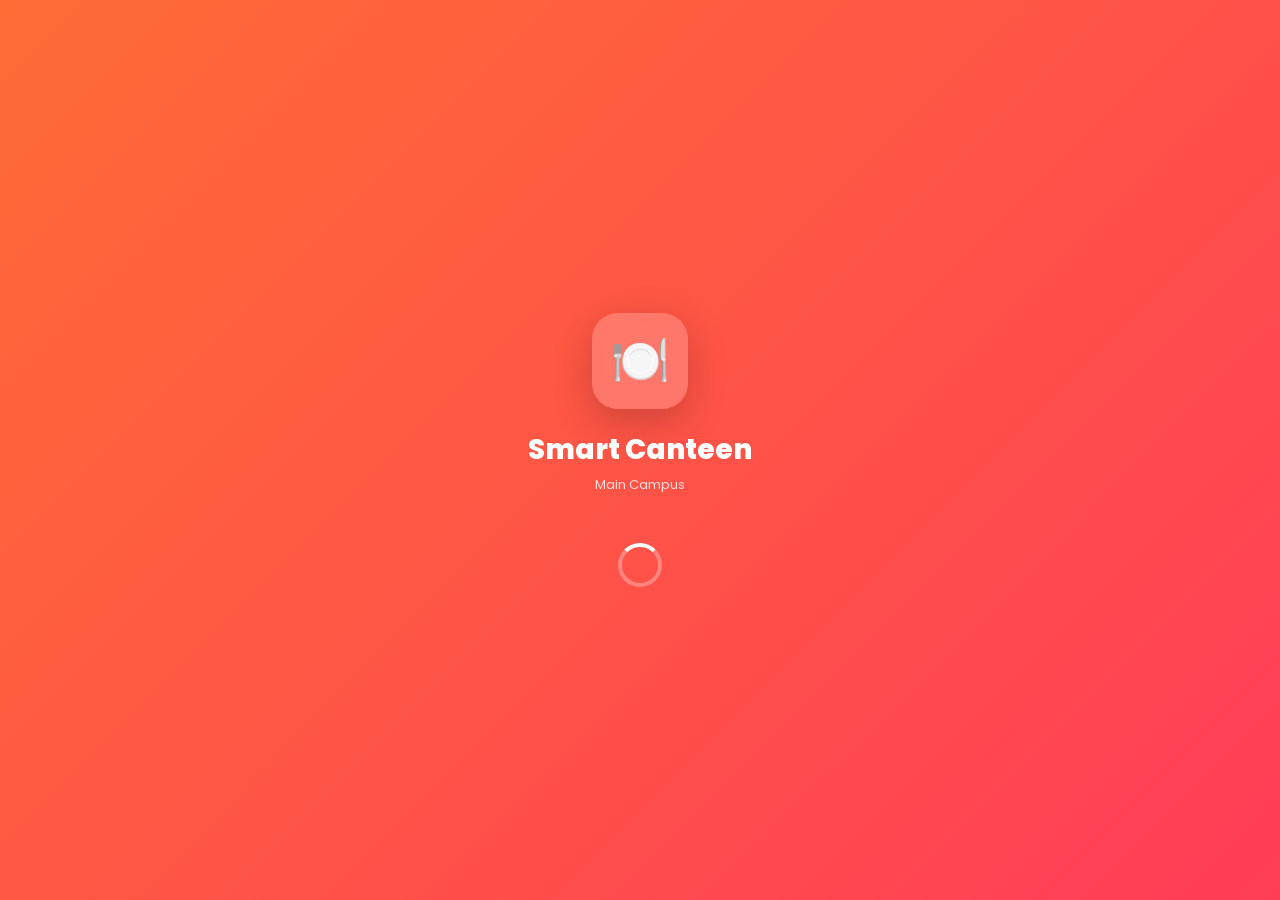
<file: frontend/index.html>
<!DOCTYPE html>
<html lang="en">
<head>
<meta charset="UTF-8"><meta name="viewport" content="width=device-width,initial-scale=1">
<title>Home – Smart Canteen</title>
<link rel="stylesheet" href="css/style.css">
<link rel="stylesheet" href="https://cdnjs.cloudflare.com/ajax/libs/font-awesome/6.4.0/css/all.min.css">
</head>
<body data-page="home">
<div id="toast-wrap"></div>

<!-- Splash (session-gated) -->
<div id="splash">
  <div class="splash-icon">🍽️</div>
  <div class="splash-title">Smart Canteen</div>
  <div class="splash-sub">Main Campus</div>
  <div class="splash-ring"></div>
</div>

<!-- NAVBAR -->
<nav class="navbar">
  <a class="nav-brand" href="index.html">
    <div class="nav-logo">🍽️</div>
    <div><div class="nav-title">Smart Canteen</div><div class="nav-subtitle">Main Campus</div></div>
  </a>
  <div class="nav-center">
    <div class="nav-search">
      <i class="fas fa-search"></i>
      <input type="text" id="search-input" placeholder="Search food items…">
    </div>
  </div>
  <div class="nav-right">
    <span id="nav-user-name" class="nav-user-name hidden-mobile"></span>
    <a class="nav-btn" href="cart.html" title="Cart">
      <i class="fas fa-shopping-cart"></i>
      <span class="nav-badge cart-badge" style="display:none">0</span>
    </a>
    <a class="nav-btn" href="profile.html" title="Profile"><i class="fas fa-user"></i></a>
    <button class="hamburger" id="hamburger" aria-label="Menu">
      <span></span><span></span><span></span>
    </button>
  </div>
</nav>

<div class="app-body">
  <!-- SIDEBAR -->
  <aside class="sidebar" id="sidebar">
    <div class="sidebar-inner">
      <div class="sidebar-group">
        <div class="sidebar-label">Menu</div>
        <div class="sidebar-item active" data-href="index.html"><i class="fas fa-home"></i> Home</div>
        <div class="sidebar-item" data-href="orders.html"><i class="fas fa-receipt"></i> My Orders</div>
        <div class="sidebar-item" data-href="cart.html"><i class="fas fa-shopping-cart"></i> Cart <span class="sidebar-badge cart-badge" style="display:none">0</span></div>
        <div class="sidebar-item" data-href="transactions.html"><i class="fas fa-history"></i> Transactions</div>
      </div>
      <div class="sidebar-group">
        <div class="sidebar-label">More</div>
        <div class="sidebar-item" data-href="reviews.html"><i class="fas fa-star"></i> Reviews</div>
        <div class="sidebar-item" data-href="contact.html"><i class="fas fa-phone"></i> Contact / Bulk Orders</div>
        <div class="sidebar-item" data-href="privacy.html"><i class="fas fa-shield-alt"></i> Privacy Policy</div>
        <div class="sidebar-item" data-href="terms.html"><i class="fas fa-file-contract"></i> Terms & Conditions</div>
      </div>
    </div>
    <div class="sidebar-footer">
      <div class="sidebar-item" data-href="profile.html"><i class="fas fa-user-circle"></i> Profile</div>
      <div class="sidebar-item" onclick="logout()"><i class="fas fa-sign-out-alt"></i> Logout</div>
    </div>
  </aside>
  <div class="sidebar-backdrop" id="sidebar-backdrop"></div>

  <!-- MAIN -->
  <main class="main-content">
    <!-- Hero -->
    <div class="hero-banner">
      <h1>What's cooking today? 🔥</h1>
      <p>Fresh, hot meals from your campus canteen delivered right to your token number</p>
      <div class="hero-chip"><i class="fas fa-clock"></i> Open now · 8 AM – 9 PM</div>
    </div>

    <!-- Category Filters -->
    <div class="filters-bar" id="filters-bar">
      <div class="filter-chip active">🍽️ All</div>
    </div>

    <!-- Menu Grid -->
    <div class="section-header">
      <div class="section-title">Today's Menu</div>
      <div class="section-count" id="item-count">(0)</div>
    </div>
    <div class="menu-grid" id="menu-grid">
      <!-- Skeleton placeholders -->
      <div style="aspect-ratio:4/3;border-radius:18px" class="skeleton"></div>
      <div style="aspect-ratio:4/3;border-radius:18px" class="skeleton"></div>
      <div style="aspect-ratio:4/3;border-radius:18px" class="skeleton"></div>
      <div style="aspect-ratio:4/3;border-radius:18px" class="skeleton"></div>
    </div>
  </main>
</div>

<!-- Item Detail Modal -->
<div class="overlay" id="item-modal">
  <div class="sheet">
    <div class="sheet-handle"></div>
    <div id="item-detail-body"></div>
  </div>
</div>

<script src="js/main.js"></script>
</body>
</html>
</file>
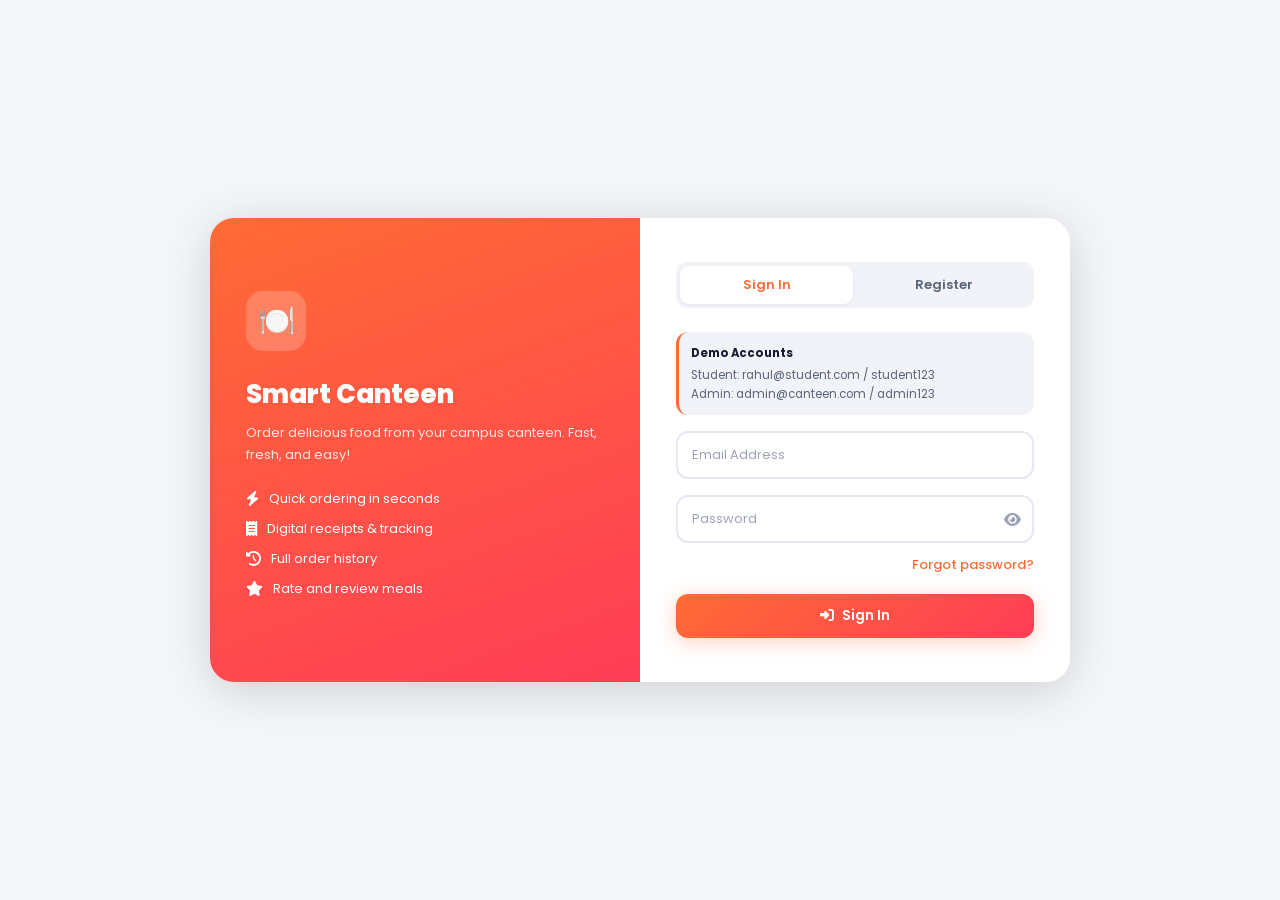
<file: frontend/admin-profile.html>
<!DOCTYPE html>
<html lang="en">
<head>
<meta charset="UTF-8"><meta name="viewport" content="width=device-width,initial-scale=1">
<title>Admin Profile – Smart Canteen</title>
<link rel="stylesheet" href="css/style.css">
<link rel="stylesheet" href="https://cdnjs.cloudflare.com/ajax/libs/font-awesome/6.4.0/css/all.min.css">
</head>
<body data-page="admin-profile">
<div id="toast-wrap"></div>

<nav class="navbar">
  <a class="nav-brand" href="admin.html">
    <div class="nav-logo" style="background:linear-gradient(135deg,#1a1a2e,#374151)"><i class="fas fa-cog" style="font-size:18px"></i></div>
    <div><div class="nav-title">Admin Panel</div><div class="nav-subtitle">Smart Canteen</div></div>
  </a>
  <div class="nav-right">
    <a class="nav-btn" href="admin.html" title="Dashboard"><i class="fas fa-chart-line"></i></a>
    <button class="hamburger" id="hamburger"><span></span><span></span><span></span></button>
  </div>
</nav>

<div class="app-body">
  <aside class="sidebar" id="sidebar">
    <div class="sidebar-inner">
      <div class="sidebar-group">
        <div class="sidebar-label">Admin</div>
        <div class="sidebar-item" data-href="admin.html"><i class="fas fa-chart-line"></i> Dashboard</div>
        <div class="sidebar-item" data-href="admin.html"><i class="fas fa-receipt"></i> Manage Orders</div>
        <div class="sidebar-item" data-href="admin.html"><i class="fas fa-utensils"></i> Manage Menu</div>
        <div class="sidebar-item" data-href="admin.html"><i class="fas fa-users"></i> Students</div>
      </div>
    </div>
    <div class="sidebar-footer">
      <div class="sidebar-item active" data-href="admin-profile.html"><i class="fas fa-user-shield"></i> My Profile</div>
      <div class="sidebar-item" onclick="logout()"><i class="fas fa-sign-out-alt"></i> Logout</div>
    </div>
  </aside>
  <div class="sidebar-backdrop" id="sidebar-backdrop"></div>

  <main class="main-content">
    <!-- Profile Hero - Admin style dark -->
    <div class="profile-hero" style="background:linear-gradient(135deg,#1a1a2e 0%,#374151 100%)">
      <div class="profile-avatar" id="admin-profile-avatar" style="background:rgba(255,107,53,.3);border-color:rgba(255,107,53,.4)">A</div>
      <div>
        <div class="profile-info-name" id="admin-profile-name">Loading…</div>
        <div class="profile-info-email" id="admin-profile-email">—</div>
        <div class="profile-info-phone" style="margin-top:4px"><i class="fas fa-phone" style="margin-right:5px;opacity:.7"></i><span id="admin-profile-phone">—</span></div>
        <span class="profile-info-role" style="background:rgba(255,107,53,.3)">Admin</span>
      </div>
      <button onclick="openModal('admin-edit-modal')" style="margin-left:auto;background:rgba(255,107,53,.2);border:1px solid rgba(255,107,53,.4);color:#fff;padding:9px 18px;border-radius:10px;cursor:pointer;font-weight:600;font-size:13px">
        <i class="fas fa-pen"></i> Edit Profile
      </button>
    </div>

    <div style="display:grid;grid-template-columns:1fr 1fr;gap:20px">
      <!-- Account Settings -->
      <div>
        <div class="profile-card">
          <div class="profile-card-title">🔐 Account Settings</div>
          <div class="profile-item" onclick="openModal('admin-edit-modal')">
            <div class="profile-item-icon" style="background:var(--primary-soft);color:var(--primary)"><i class="fas fa-user-edit"></i></div>
            <div><div class="profile-item-text">Edit Profile</div><div class="profile-item-sub">Update name, email, phone</div></div>
            <i class="fas fa-chevron-right chevron"></i>
          </div>
          <div class="profile-item" onclick="openModal('admin-forgot-modal')">
            <div class="profile-item-icon" style="background:rgba(59,130,246,.1);color:var(--info)"><i class="fas fa-key"></i></div>
            <div><div class="profile-item-text">Forgot / Reset Password</div><div class="profile-item-sub">Get a password reset token</div></div>
            <i class="fas fa-chevron-right chevron"></i>
          </div>
        </div>
        <div class="profile-card">
          <div class="profile-card-title">Preferences</div>
          <div class="profile-item" style="cursor:default">
            <div class="profile-item-icon" style="background:rgba(245,158,11,.1);color:var(--warning)"><i class="fas fa-moon"></i></div>
            <div class="profile-item-text">Dark Mode</div>
            <div id="admin-theme-toggle" class="theme-toggle" onclick="toggleTheme()"></div>
          </div>
        </div>
      </div>

      <!-- Quick Nav -->
      <div>
        <div class="profile-card">
          <div class="profile-card-title">🚀 Quick Navigation</div>
          <div class="profile-item" onclick="location.href='admin.html'">
            <div class="profile-item-icon" style="background:var(--primary-soft);color:var(--primary)"><i class="fas fa-chart-line"></i></div>
            <div><div class="profile-item-text">Dashboard</div><div class="profile-item-sub">Overview & stats</div></div>
            <i class="fas fa-chevron-right chevron"></i>
          </div>
          <div class="profile-item" onclick="location.href='admin.html'">
            <div class="profile-item-icon" style="background:rgba(34,197,94,.1);color:var(--success)"><i class="fas fa-receipt"></i></div>
            <div><div class="profile-item-text">Manage Orders</div><div class="profile-item-sub">View & update orders</div></div>
            <i class="fas fa-chevron-right chevron"></i>
          </div>
          <div class="profile-item" onclick="location.href='admin.html'">
            <div class="profile-item-icon" style="background:rgba(59,130,246,.1);color:var(--info)"><i class="fas fa-utensils"></i></div>
            <div><div class="profile-item-text">Manage Menu</div><div class="profile-item-sub">Add/edit food items</div></div>
            <i class="fas fa-chevron-right chevron"></i>
          </div>
          <div class="profile-item" onclick="location.href='admin.html'">
            <div class="profile-item-icon" style="background:rgba(139,92,246,.1);color:var(--purple)"><i class="fas fa-users"></i></div>
            <div><div class="profile-item-text">Students</div><div class="profile-item-sub">View all registered students</div></div>
            <i class="fas fa-chevron-right chevron"></i>
          </div>
        </div>

        <!-- Admin Info -->
        <div class="card">
          <div class="card-title">ℹ️ Admin Info</div>
          <div style="font-size:13px;color:var(--text-2);line-height:1.8">
            <div>🔒 Admin accounts cannot be self-registered</div>
            <div>📧 Contact IT dept to create new admin accounts</div>
            <div>🛡️ Your actions are logged for audit purposes</div>
          </div>
        </div>
      </div>
    </div>

    <!-- Logout -->
    <div class="card" style="margin-top:4px">
      <button class="btn btn-danger" onclick="if(confirm('Logout from admin panel?'))logout()">
        <i class="fas fa-sign-out-alt"></i> Logout from Admin Panel
      </button>
    </div>
  </main>
</div>

<!-- Edit Admin Profile -->
<div class="dialog-overlay" id="admin-edit-modal">
  <div class="dialog" style="max-width:500px">
    <div class="dialog-title"><i class="fas fa-user-edit" style="color:var(--primary);margin-right:8px"></i>Edit Admin Profile</div>
    <form onsubmit="saveAdminProfile(event)">
      <div class="form-group"><input type="text" id="admin-edit-name" class="form-input" placeholder=" "><label class="form-label">Full Name</label></div>
      <div class="form-group"><input type="email" id="admin-edit-email" class="form-input" placeholder=" "><label class="form-label">Email Address</label></div>
      <div class="form-group"><input type="tel" id="admin-edit-phone" class="form-input" placeholder=" "><label class="form-label">Phone Number</label></div>
      <div class="divider"></div>
      <p style="font-size:12px;color:var(--text-2);margin-bottom:14px">Leave password fields empty to keep current password</p>
      <div class="form-group"><input type="password" id="admin-current-pw" class="form-input" placeholder=" "><label class="form-label">Current Password</label></div>
      <div class="form-group"><input type="password" id="admin-new-pw" class="form-input" placeholder=" "><label class="form-label">New Password</label></div>
      <div style="display:flex;gap:10px">
        <button type="submit" class="btn btn-primary" style="flex:1">Save Changes</button>
        <button type="button" class="btn btn-ghost" onclick="closeModal('admin-edit-modal')">Cancel</button>
      </div>
    </form>
  </div>
</div>

<!-- Admin Forgot Password -->
<div class="dialog-overlay" id="admin-forgot-modal">
  <div class="dialog">
    <div class="dialog-title"><i class="fas fa-key" style="color:var(--primary);margin-right:8px"></i>Reset Admin Password</div>
    <div class="dialog-sub">Enter your admin email to generate a reset token</div>
    <form onsubmit="handleForgotPassword(event)">
      <div class="form-group"><input type="email" id="forgot-email" class="form-input" placeholder=" "><label class="form-label">Admin Email</label></div>
      <button type="submit" class="btn btn-primary" style="margin-bottom:14px">Generate Reset Token</button>
    </form>
    <div id="forgot-token-section" class="hidden">
      <div class="divider"></div>
      <p style="font-size:13px;color:var(--text-2);margin-bottom:14px">Check browser console for the token (demo mode):</p>
      <form onsubmit="handleResetPassword(event)">
        <div class="form-group"><input type="text" id="reset-token" class="form-input" placeholder=" "><label class="form-label">Reset Token</label></div>
        <div class="form-group"><input type="password" id="reset-new-pw" class="form-input" placeholder=" "><label class="form-label">New Password</label></div>
        <button type="submit" class="btn btn-primary">Reset Password</button>
      </form>
    </div>
    <button class="btn btn-ghost" style="width:100%;margin-top:10px" onclick="closeModal('admin-forgot-modal')">Cancel</button>
  </div>
</div>

<script src="js/main.js"></script>
</body>
</html>
</file>
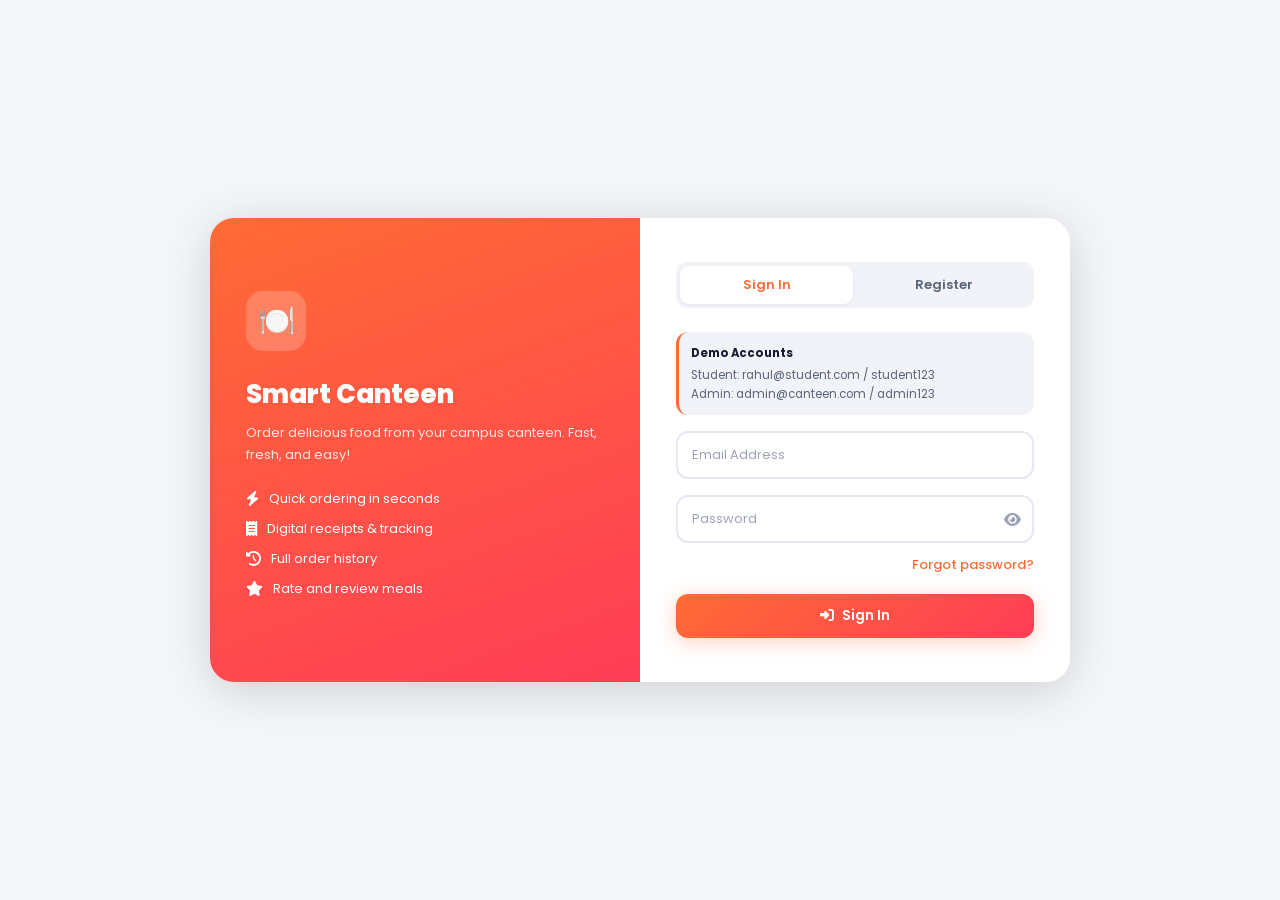
<file: frontend/admin.html>
<!DOCTYPE html>
<html lang="en">
<head>
<meta charset="UTF-8"><meta name="viewport" content="width=device-width,initial-scale=1">
<title>Admin Panel – Smart Canteen</title>
<link rel="stylesheet" href="css/style.css">
<link rel="stylesheet" href="https://cdnjs.cloudflare.com/ajax/libs/font-awesome/6.4.0/css/all.min.css">
<style>
.admin-tab-panel{animation:fadeUp .3s ease}
.toolbar{display:flex;gap:10px;align-items:center;margin-bottom:18px;flex-wrap:wrap}
.search-bar{display:flex;align-items:center;gap:8px;background:var(--surface2);border-radius:10px;padding:8px 14px;min-width:220px}
.search-bar input{border:none;background:transparent;outline:none;font-size:13px;color:var(--text);width:100%}
.search-bar i{color:var(--text-3);font-size:13px;flex-shrink:0}
.live-badge{display:inline-flex;align-items:center;gap:5px;font-size:11px;font-weight:600;color:var(--success);background:rgba(16,185,129,.1);padding:4px 10px;border-radius:20px}
.live-badge .dot{width:6px;height:6px;border-radius:50%;background:var(--success);animation:blink 1.5s infinite}
@keyframes blink{0%,100%{opacity:1}50%{opacity:.2}}
.notif-dot{display:inline-flex;align-items:center;justify-content:center;min-width:18px;height:18px;background:var(--danger);color:#fff;font-size:10px;font-weight:700;border-radius:10px;padding:0 4px;margin-left:5px}
</style>
</head>
<body data-page="admin">
<div id="toast-wrap"></div>

<nav class="navbar">
  <a class="nav-brand" href="admin.html">
    <div class="nav-logo" style="background:linear-gradient(135deg,#1a1a2e,#374151)"><i class="fas fa-cog" style="font-size:18px"></i></div>
    <div><div class="nav-title">Admin Panel</div><div class="nav-subtitle">Smart Canteen</div></div>
  </a>
  <div class="nav-right">
    <span class="live-badge"><span class="dot"></span> Live</span>
    <span id="nav-user-name" style="font-size:13px;font-weight:600;color:var(--text);margin:0 8px"></span>
    <a class="nav-btn" href="admin-profile.html" title="Profile"><i class="fas fa-user-shield"></i></a>
    <button class="hamburger" id="hamburger"><span></span><span></span><span></span></button>
  </div>
</nav>

<div class="app-body">
  <!-- Sidebar -->
  <aside class="sidebar" id="sidebar">
    <div class="sidebar-inner">
      <div class="sidebar-group">
        <div class="sidebar-label">Admin</div>
        <div class="sidebar-item active" onclick="switchAdminTab('dashboard')"><i class="fas fa-chart-line"></i> Dashboard</div>
        <div class="sidebar-item" onclick="switchAdminTab('orders')"><i class="fas fa-receipt"></i> Manage Orders</div>
        <div class="sidebar-item" onclick="switchAdminTab('menu')"><i class="fas fa-utensils"></i> Manage Menu</div>
        <div class="sidebar-item" onclick="switchAdminTab('schedule')"><i class="fas fa-calendar-week"></i> Weekly Schedule</div>
        <div class="sidebar-item" onclick="switchAdminTab('users')"><i class="fas fa-users"></i> Students</div>
        <div class="sidebar-item" onclick="switchAdminTab('reviews')"><i class="fas fa-star"></i> Reviews</div>
        <div class="sidebar-item" onclick="switchAdminTab('enquiries')"><i class="fas fa-envelope"></i> Enquiries <span class="notif-dot" id="enquiries-unread-badge" style="display:none"></span></div>
        <div class="sidebar-item" onclick="switchAdminTab('refunds')"><i class="fas fa-hand-holding-usd"></i> Refunds</div>
      </div>
    </div>
    <div class="sidebar-footer">
      <div class="sidebar-item" data-href="admin-profile.html"><i class="fas fa-user-shield"></i> My Profile</div>
      <div class="sidebar-item" onclick="logout()"><i class="fas fa-sign-out-alt"></i> Logout</div>
    </div>
  </aside>
  <div class="sidebar-backdrop" id="sidebar-backdrop"></div>

  <main class="main-content">

    <!-- ─── DASHBOARD ─── -->
    <div class="admin-tab-panel" data-panel="dashboard">
      <div class="stats-grid">
        <div class="stat-card">
          <div class="stat-icon-wrap orange"><i class="fas fa-receipt"></i></div>
          <div class="stat-num" id="stat-today-orders">—</div>
          <div class="stat-label">Total Orders</div>
          <div id="stat-sub-orders" style="font-size:11px;color:var(--success);font-weight:600;margin-top:2px"></div>
        </div>
        <div class="stat-card">
          <div class="stat-icon-wrap green"><i class="fas fa-rupee-sign"></i></div>
          <div class="stat-num" id="stat-today-sales">—</div>
          <div class="stat-label">Total Revenue</div>
          <div id="stat-sub-sales" style="font-size:11px;color:var(--success);font-weight:600;margin-top:2px"></div>
        </div>
        <div class="stat-card">
          <div class="stat-icon-wrap blue"><i class="fas fa-users"></i></div>
          <div class="stat-num" id="stat-total-users">—</div>
          <div class="stat-label">Total Students</div>
        </div>
        <div class="stat-card">
          <div class="stat-icon-wrap yellow"><i class="fas fa-clock"></i></div>
          <div class="stat-num" id="stat-pending">—</div>
          <div class="stat-label">Pending Orders</div>
        </div>
      </div>
      <div class="card" style="margin-bottom:16px">
        <div class="card-title">🏆 Most Ordered Today</div>
        <div id="top-items-wrap"><p style="color:var(--text-3);font-size:13px">Loading…</p></div>
      </div>
      <div class="card">
        <div class="card-title" style="display:flex;align-items:center;justify-content:space-between">
          <span>🕐 Recent Orders</span>
          <button class="btn btn-ghost btn-sm" onclick="renderAdminDashboard()"><i class="fas fa-sync-alt"></i> Refresh</button>
        </div>
        <div class="data-table-wrap">
          <table class="data-table">
            <thead><tr><th>Order</th><th>Student</th><th>Items</th><th>Amount</th><th>Status</th><th>Update</th><th>Receipt</th></tr></thead>
            <tbody id="dashboard-orders-body">
              <tr><td colspan="7" style="text-align:center;padding:20px"><i class="fas fa-spinner spin"></i></td></tr>
            </tbody>
          </table>
        </div>
      </div>
    </div>

    <!-- ─── ORDERS ─── -->
    <div class="admin-tab-panel hidden" data-panel="orders">
      <div class="toolbar">
        <div class="page-title" style="margin:0">All Orders</div>
        <div style="margin-left:auto;display:flex;gap:8px;flex-wrap:wrap;align-items:center">
          <select id="orders-status-filter" class="status-select" style="padding:9px 14px;font-size:13px" onchange="loadAdminOrders(this.value)">
            <option value="">All Statuses</option>
            <option value="pending">Pending</option>
            <option value="confirmed">Confirmed</option>
            <option value="preparing">Preparing</option>
            <option value="ready">Ready</option>
            <option value="completed">Completed</option>
            <option value="cancelled">Cancelled</option>
          </select>
          <button class="btn btn-ghost btn-sm" onclick="loadAdminOrders(document.getElementById('orders-status-filter').value)"><i class="fas fa-sync-alt"></i> Refresh</button>
        </div>
      </div>
      <div class="data-table-wrap">
        <table class="data-table">
          <thead><tr><th>Order #</th><th>Student</th><th>Items</th><th>Amount</th><th>Status</th><th>Update</th><th>Receipt</th></tr></thead>
          <tbody id="admin-orders-body">
            <tr><td colspan="7" style="text-align:center;padding:20px"><i class="fas fa-spinner spin"></i></td></tr>
          </tbody>
        </table>
      </div>
    </div>

    <!-- ─── MENU ─── -->
    <div class="admin-tab-panel hidden" data-panel="menu">
      <div style="display:flex;align-items:center;justify-content:space-between;margin-bottom:20px;flex-wrap:wrap;gap:10px">
        <div class="page-title" style="margin:0">Menu Items</div>
        <button class="btn btn-primary" style="width:auto;padding:10px 20px" onclick="openModal('add-item-modal')"><i class="fas fa-plus"></i> Add Item</button>
      </div>
      <div style="display:grid;grid-template-columns:repeat(auto-fill,minmax(340px,1fr));gap:14px" id="admin-menu-list">
        <div style="text-align:center;padding:20px;grid-column:1/-1"><i class="fas fa-spinner spin"></i></div>
      </div>
    </div>

    <!-- ─── WEEKLY SCHEDULE ─── -->
    <div class="admin-tab-panel hidden" data-panel="schedule">
      <div style="display:flex;align-items:center;justify-content:space-between;margin-bottom:20px;flex-wrap:wrap;gap:10px">
        <div class="page-title" style="margin:0">Weekly Menu Schedule</div>
        <div style="display:flex;gap:8px;flex-wrap:wrap">
          <select id="schedule-copy-from" class="status-select" style="width:auto">
            <option value="">Copy from day…</option>
            <option value="1">Monday</option><option value="2">Tuesday</option>
            <option value="3">Wednesday</option><option value="4">Thursday</option>
            <option value="5">Friday</option><option value="6">Saturday</option>
          </select>
          <button class="btn btn-ghost btn-sm" onclick="copyScheduleToActive()"><i class="fas fa-copy"></i> Copy to Selected Day</button>
          <button class="btn btn-primary btn-sm" onclick="saveActiveSchedule()"><i class="fas fa-save"></i> Save Schedule</button>
        </div>
      </div>

      <!-- Day Tabs -->
      <div class="schedule-day-tabs" id="schedule-day-tabs">
        <div class="sched-day-tab active" data-day-id="" data-day-name="Monday" onclick="switchScheduleDay(this)">Mon</div>
        <div class="sched-day-tab" data-day-id="" data-day-name="Tuesday" onclick="switchScheduleDay(this)">Tue</div>
        <div class="sched-day-tab" data-day-id="" data-day-name="Wednesday" onclick="switchScheduleDay(this)">Wed</div>
        <div class="sched-day-tab" data-day-id="" data-day-name="Thursday" onclick="switchScheduleDay(this)">Thu</div>
        <div class="sched-day-tab" data-day-id="" data-day-name="Friday" onclick="switchScheduleDay(this)">Fri</div>
        <div class="sched-day-tab" data-day-id="" data-day-name="Saturday" onclick="switchScheduleDay(this)">Sat</div>
        <div class="sched-day-closed">Sun — Closed</div>
      </div>

      <!-- Active Day Name -->
      <div style="display:flex;align-items:center;gap:12px;margin:16px 0 10px">
        <div id="schedule-active-day-label" style="font-size:17px;font-weight:700;color:var(--primary)">Monday</div>
        <div style="font-size:12px;color:var(--text-3)">Check items to include in this day's menu</div>
        <div style="margin-left:auto;display:flex;gap:8px">
          <button class="btn btn-ghost btn-sm" onclick="scheduleSelectAll(true)"><i class="fas fa-check-square"></i> All</button>
          <button class="btn btn-ghost btn-sm" onclick="scheduleSelectAll(false)"><i class="far fa-square"></i> None</button>
        </div>
      </div>

      <!-- Search -->
      <div class="search-bar" style="margin-bottom:12px;max-width:340px">
        <i class="fas fa-search"></i>
        <input type="text" id="schedule-search" placeholder="Search menu items…" oninput="filterScheduleItems(this.value)">
      </div>

      <!-- Items Grid -->
      <div id="schedule-items-grid" style="display:grid;grid-template-columns:repeat(auto-fill,minmax(260px,1fr));gap:10px">
        <div style="grid-column:1/-1;text-align:center;padding:20px"><i class="fas fa-spinner spin"></i></div>
      </div>

      <div style="margin-top:20px;padding:12px 16px;background:var(--surface2);border-radius:10px;font-size:12px;color:var(--text-3)">
        <i class="fas fa-info-circle" style="color:var(--info);margin-right:6px"></i>
        Checked items will appear in that day's menu for students. Items marked <strong>Unavailable</strong> will still show but be greyed out with "Unavailable" badge. Sunday is always closed.
      </div>
    </div>

    <!-- ─── STUDENTS ─── -->
    <div class="admin-tab-panel hidden" data-panel="users">
      <div class="toolbar">
        <div class="page-title" style="margin:0">Registered Students</div>
        <div style="margin-left:auto;display:flex;gap:8px;flex-wrap:wrap;align-items:center">
          <div class="search-bar">
            <i class="fas fa-search"></i>
            <input type="text" id="student-search" placeholder="Search name, email or phone…" oninput="filterStudents(this.value)">
          </div>
          <button class="btn btn-ghost btn-sm" onclick="loadAdminUsers()"><i class="fas fa-sync-alt"></i> Refresh</button>
        </div>
      </div>
      <div id="student-count" style="font-size:13px;color:var(--text-3);margin-bottom:12px"></div>
      <div class="data-table-wrap">
        <table class="data-table">
          <thead><tr><th>ID</th><th>Name</th><th>Email</th><th>Phone</th><th>Joined</th><th>Orders</th></tr></thead>
          <tbody id="admin-users-body">
            <tr><td colspan="6" style="text-align:center;padding:20px"><i class="fas fa-spinner spin"></i></td></tr>
          </tbody>
        </table>
      </div>
    </div>

    <!-- ─── REVIEWS ─── -->
    <div class="admin-tab-panel hidden" data-panel="reviews">
      <div class="toolbar">
        <div class="page-title" style="margin:0">Reviews & Feedback</div>
        <button class="btn btn-ghost btn-sm" style="margin-left:auto" onclick="loadAdminReviews()"><i class="fas fa-sync-alt"></i> Refresh</button>
      </div>
      <div class="data-table-wrap">
        <table class="data-table">
          <thead><tr><th>Student</th><th>Item</th><th>Rating</th><th>Comment</th><th>Type</th><th>Date</th></tr></thead>
          <tbody id="admin-reviews-body">
            <tr><td colspan="6" style="text-align:center;padding:20px"><i class="fas fa-spinner spin"></i></td></tr>
          </tbody>
        </table>
      </div>
    </div>

    <!-- ─── ENQUIRIES ─── -->
    <div class="admin-tab-panel hidden" data-panel="enquiries">
      <div class="toolbar">
        <div class="page-title" style="margin:0">Contact Enquiries</div>
        <button class="btn btn-ghost btn-sm" style="margin-left:auto" onclick="loadAdminEnquiries()"><i class="fas fa-sync-alt"></i> Refresh</button>
      </div>
      <div class="data-table-wrap">
        <table class="data-table">
          <thead><tr><th>Name</th><th>Email</th><th>Phone</th><th>Type</th><th>Message</th><th>Status</th></tr></thead>
          <tbody id="admin-enquiries-body">
            <tr><td colspan="6" style="text-align:center;padding:20px"><i class="fas fa-spinner spin"></i></td></tr>
          </tbody>
        </table>
      </div>
    </div>


    <!-- ─── REFUNDS ─── -->
    <div class="admin-tab-panel hidden" data-panel="refunds">
      <div class="toolbar">
        <div class="page-title" style="margin:0">Refund Requests</div>
        <button class="btn btn-ghost btn-sm" style="margin-left:auto" onclick="loadAdminRefunds()"><i class="fas fa-sync-alt"></i> Refresh</button>
      </div>
      <div class="data-table-wrap">
        <table class="data-table">
          <thead><tr><th>Order</th><th>Student</th><th>Amount</th><th>Phone</th><th>Status</th><th>OTP</th><th>Action</th></tr></thead>
          <tbody id="admin-refunds-body">
            <tr><td colspan="7" style="text-align:center;padding:20px"><i class="fas fa-spinner spin"></i></td></tr>
          </tbody>
        </table>
      </div>
    </div>

  </main>
</div>

<!-- Edit Item Modal -->
<div class="dialog-overlay" id="edit-item-modal">
  <div class="dialog" style="max-width:480px">
    <div class="dialog-title">✏️ Edit Menu Item</div>
    <form onsubmit="saveEditItem(event)">
      <div class="form-group"><input type="text" id="edit-item-name" class="form-input" placeholder=" " required><label class="form-label">Item Name</label></div>
      <div class="form-group"><input type="number" id="edit-item-price" class="form-input" placeholder=" " min="1" step="0.5" required><label class="form-label">Price (₹)</label></div>
      <div class="form-group"><textarea id="edit-item-desc" class="form-input" rows="2" placeholder="Description…" style="padding-top:12px"></textarea></div>
      <div class="form-group"><input type="url" id="edit-item-img" class="form-input" placeholder=" "><label class="form-label">Image URL</label></div>
      <div class="form-group">
        <select id="edit-item-avail" class="form-input">
          <option value="1">Available</option>
          <option value="0">Unavailable</option>
        </select>
      </div>
      <div style="display:flex;gap:10px">
        <button type="submit" class="btn btn-primary" style="flex:1">Save Changes</button>
        <button type="button" class="btn btn-ghost" onclick="closeModal('edit-item-modal')">Cancel</button>
      </div>
    </form>
  </div>
</div>

<!-- Add Item Modal -->
<div class="dialog-overlay" id="add-item-modal">
  <div class="dialog" style="max-width:480px">
    <div class="dialog-title">➕ Add Menu Item</div>
    <form onsubmit="submitAddItem(event)" id="add-item-form">
      <div class="form-group"><input type="text" id="add-name" class="form-input" placeholder=" " required><label class="form-label">Item Name *</label></div>
      <div style="display:grid;grid-template-columns:1fr 1fr;gap:12px">
        <div class="form-group"><input type="number" id="add-price" class="form-input" placeholder=" " min="1" step="0.5" required><label class="form-label">Price (₹) *</label></div>
        <div class="form-group">
          <select id="add-cat" class="form-input" required>
            <option value="">Category *</option>
            <option value="1">Veg</option>
            <option value="2">Non-Veg</option>
            <option value="3">Snacks</option>
            <option value="4">Drinks</option>
            <option value="5">Desserts</option>
          </select>
        </div>
      </div>
      <div class="form-group"><textarea id="add-desc" class="form-input" rows="2" placeholder="Description…" style="padding-top:12px"></textarea></div>
      <div class="form-group"><input type="url" id="add-img" class="form-input" placeholder=" "><label class="form-label">Image URL</label></div>
      <div style="display:flex;gap:10px">
        <button type="submit" class="btn btn-primary" style="flex:1"><i class="fas fa-plus"></i> Add Item</button>
        <button type="button" class="btn btn-ghost" onclick="closeModal('add-item-modal')">Cancel</button>
      </div>
    </form>
  </div>
</div>

<!-- Admin Receipt Modal -->
<div class="dialog-overlay" id="admin-receipt-modal">
  <div class="dialog" style="max-width:500px;overflow-y:auto;max-height:90vh">
    <div id="admin-receipt-body"></div>
  </div>
</div>

<script src="js/main.js"></script>
<script>
document.addEventListener('DOMContentLoaded', ()=>{
  document.querySelectorAll('.sidebar-item[data-href]').forEach(item => {
    item.addEventListener('click', () => { location.href = item.dataset.href; });
  });
});
</script>
</body>
</html>
</file>
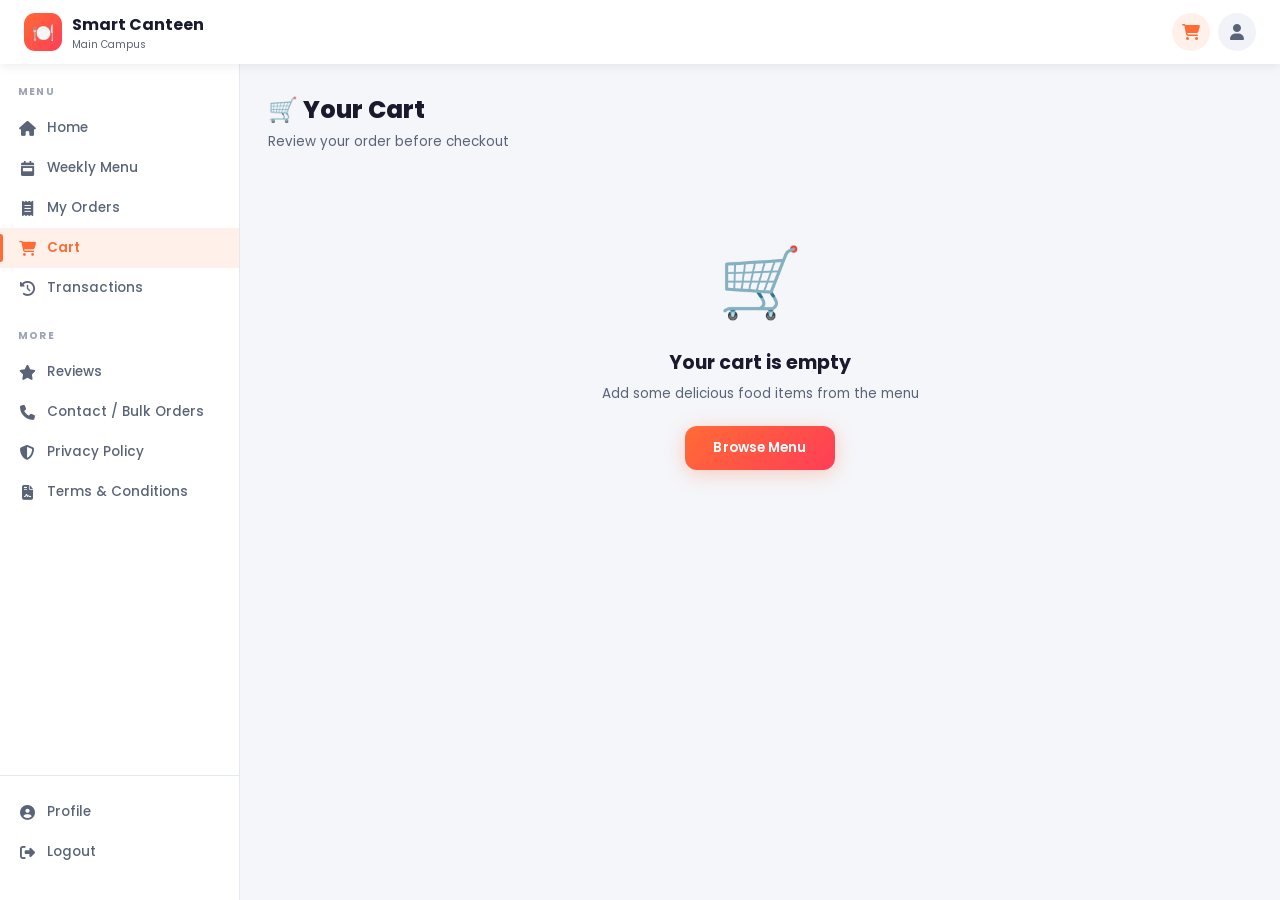
<file: frontend/cart.html>
<!DOCTYPE html>
<html lang="en">
<head>
<meta charset="UTF-8"><meta name="viewport" content="width=device-width,initial-scale=1">
<title>Cart – Smart Canteen</title>
<link rel="stylesheet" href="css/style.css">
<link rel="stylesheet" href="https://cdnjs.cloudflare.com/ajax/libs/font-awesome/6.4.0/css/all.min.css">
</head>
<body data-page="cart">
<div id="toast-wrap"></div>

<nav class="navbar">
  <a class="nav-brand" href="index.html">
    <div class="nav-logo">🍽️</div>
    <div><div class="nav-title">Smart Canteen</div><div class="nav-subtitle">Main Campus</div></div>
  </a>
  <div class="nav-center"></div>
  <div class="nav-right">
    <span id="nav-user-name" class="nav-user-name" style="font-size:13px;font-weight:600;color:var(--text)"></span>
    <a class="nav-btn" href="cart.html" title="Cart" style="background:var(--primary-soft);color:var(--primary)">
      <i class="fas fa-shopping-cart"></i>
      <span class="nav-badge cart-badge" style="display:none">0</span>
    </a>
    <a class="nav-btn" href="profile.html" title="Profile"><i class="fas fa-user"></i></a>
    <button class="hamburger" id="hamburger"><span></span><span></span><span></span></button>
  </div>
</nav>

<div class="app-body">
  <aside class="sidebar" id="sidebar">
    <div class="sidebar-inner">
      <div class="sidebar-group">
        <div class="sidebar-label">Menu</div>
        <div class="sidebar-item" data-href="index.html"><i class="fas fa-home"></i> Home</div>
        <div class="sidebar-item" data-href="weekly-menu.html"><i class="fas fa-calendar-week"></i> Weekly Menu</div>
        <div class="sidebar-item" data-href="orders.html"><i class="fas fa-receipt"></i> My Orders</div>
        <div class="sidebar-item active" data-href="cart.html"><i class="fas fa-shopping-cart"></i> Cart</div>
        <div class="sidebar-item" data-href="transactions.html"><i class="fas fa-history"></i> Transactions</div>
      </div>
      <div class="sidebar-group">
        <div class="sidebar-label">More</div>
        <div class="sidebar-item" data-href="reviews.html"><i class="fas fa-star"></i> Reviews</div>
        <div class="sidebar-item" data-href="contact.html"><i class="fas fa-phone"></i> Contact / Bulk Orders</div>
        <div class="sidebar-item" data-href="privacy.html"><i class="fas fa-shield-alt"></i> Privacy Policy</div>
        <div class="sidebar-item" data-href="terms.html"><i class="fas fa-file-contract"></i> Terms & Conditions</div>
      </div>
    </div>
    <div class="sidebar-footer">
      <div class="sidebar-item" data-href="profile.html"><i class="fas fa-user-circle"></i> Profile</div>
      <div class="sidebar-item" onclick="logout()"><i class="fas fa-sign-out-alt"></i> Logout</div>
    </div>
  </aside>
  <div class="sidebar-backdrop" id="sidebar-backdrop"></div>

  <main class="main-content">
    <div class="page-title">🛒 Your Cart</div>
    <div class="page-subtitle">Review your order before checkout</div>

    <!-- Empty state -->
    <div id="cart-empty" class="empty-state hidden">
      <div class="empty-icon">🛒</div>
      <h3>Your cart is empty</h3>
      <p>Add some delicious food items from the menu</p>
      <a href="index.html"><button class="btn btn-primary" style="width:auto;padding:12px 28px">Browse Menu</button></a>
    </div>

    <div id="cart-summary-wrap">
      <div class="cart-layout">
        <div>
          <!-- Order type -->
          <div class="card" style="margin-bottom:18px">
            <div class="card-title">Order Type</div>
            <div style="display:flex;gap:10px">
              <label style="flex:1;display:flex;align-items:center;gap:8px;padding:12px;border:2px solid var(--primary);border-radius:12px;cursor:pointer;background:var(--primary-soft);color:var(--primary);font-weight:600">
                <input type="radio" name="order-type" value="dine-in" checked style="accent-color:var(--primary)"> <i class="fas fa-utensils"></i> Dine In
              </label>
              <label style="flex:1;display:flex;align-items:center;gap:8px;padding:12px;border:2px solid var(--border);border-radius:12px;cursor:pointer;font-weight:500;color:var(--text-2)">
                <input type="radio" name="order-type" value="takeaway" style="accent-color:var(--primary)"> <i class="fas fa-bag-shopping"></i> Takeaway
              </label>
            </div>
          </div>
          <!-- Cart items -->
          <div class="cart-list" id="cart-list"></div>
        </div>
        <!-- Summary -->
        <div id="cart-summary-wrap-inner">
          <div class="cart-summary">
            <div class="summary-title">Order Summary</div>
            <div id="cart-summary"></div>
            <div class="coupon-box">
              <input type="text" class="coupon-input" placeholder="Promo code">
              <button class="coupon-apply">Apply</button>
            </div>
            <button class="checkout-btn" onclick="checkout()">
              <i class="fas fa-lock"></i> Proceed to Pay
            </button>
          </div>
        </div>
      </div>
    </div>
  </main>
</div>

<!-- Payment Modal -->
<div class="dialog-overlay" id="pay-modal">
  <div class="dialog">
    <div class="dialog-title">💳 Choose Payment</div>
    <div class="dialog-sub">Amount to pay: <strong id="pay-amount" style="color:var(--primary)">₹0</strong></div>
    <div class="pay-methods">
      <div class="pay-opt sel" data-m="upi" onclick="selectPay('upi')">
        <i class="fas fa-mobile-alt" style="color:#4CAF50"></i> UPI / PhonePe / GPay
      </div>
      <div class="pay-opt" data-m="cash" onclick="selectPay('cash')">
        <i class="fas fa-money-bill" style="color:#22C55E"></i> Cash at Counter
      </div>
    </div>
    <button id="pay-btn" class="btn btn-primary" onclick="confirmPay()">
      <i class="fas fa-lock"></i> Pay Now
    </button>
    <button class="btn btn-ghost" style="width:100%;margin-top:10px" onclick="closeModal('pay-modal')">Cancel</button>
  </div>
</div>

<script src="js/main.js"></script>
</body>
</html>
</file>
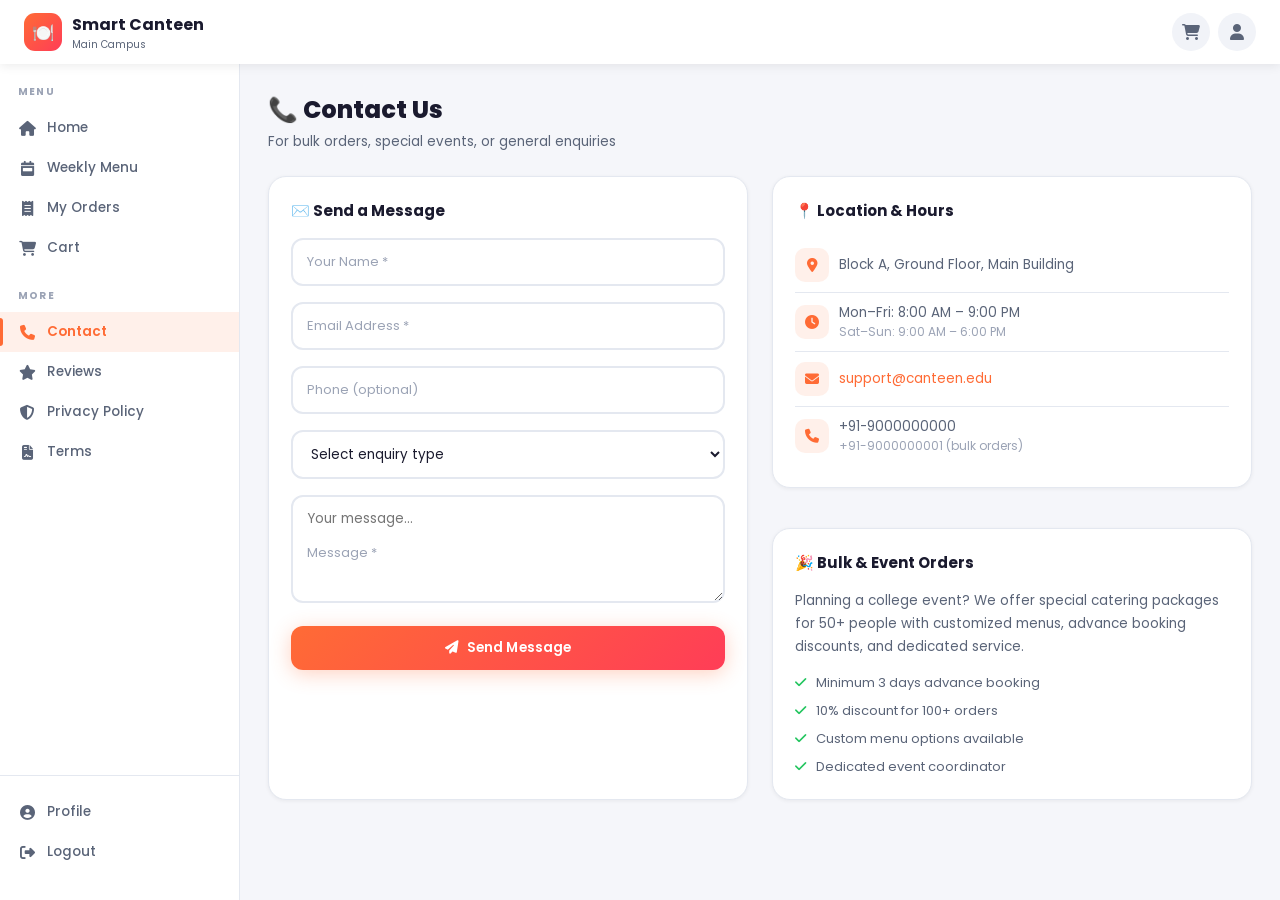
<file: frontend/contact.html>
<!DOCTYPE html>
<html lang="en">
<head>
<meta charset="UTF-8"><meta name="viewport" content="width=device-width,initial-scale=1">
<title>Contact – Smart Canteen</title>
<link rel="stylesheet" href="css/style.css">
<link rel="stylesheet" href="https://cdnjs.cloudflare.com/ajax/libs/font-awesome/6.4.0/css/all.min.css">
<style>
.contact-grid{display:grid;grid-template-columns:1fr 1fr;gap:24px}
.contact-info-row{display:flex;align-items:center;gap:10px;padding:10px 0;border-bottom:1px solid var(--border);font-size:13.5px;color:var(--text-2)}
.contact-info-row:last-child{border-bottom:none}
.contact-info-icon{width:34px;height:34px;border-radius:10px;background:var(--primary-soft);display:flex;align-items:center;justify-content:center;flex-shrink:0}
.contact-info-icon i{color:var(--primary);font-size:14px}
@media(max-width:700px){
  .contact-grid{grid-template-columns:1fr}
}
</style>
</head>
<body data-page="contact">
<div id="toast-wrap"></div>
<nav class="navbar">
  <a class="nav-brand" href="index.html">
    <div class="nav-logo">🍽️</div>
    <div><div class="nav-title">Smart Canteen</div><div class="nav-subtitle">Main Campus</div></div>
  </a>
  <div class="nav-right">
    <a class="nav-btn" href="cart.html"><i class="fas fa-shopping-cart"></i><span class="nav-badge cart-badge" style="display:none">0</span></a>
    <a class="nav-btn" href="profile.html"><i class="fas fa-user"></i></a>
    <button class="hamburger" id="hamburger"><span></span><span></span><span></span></button>
  </div>
</nav>
<div class="app-body">
  <aside class="sidebar" id="sidebar">
    <div class="sidebar-inner">
      <div class="sidebar-group">
        <div class="sidebar-label">Menu</div>
        <div class="sidebar-item" data-href="index.html"><i class="fas fa-home"></i> Home</div>
        <div class="sidebar-item" data-href="weekly-menu.html"><i class="fas fa-calendar-week"></i> Weekly Menu</div>
        <div class="sidebar-item" data-href="orders.html"><i class="fas fa-receipt"></i> My Orders</div>
        <div class="sidebar-item" data-href="cart.html"><i class="fas fa-shopping-cart"></i> Cart</div>
      </div>
      <div class="sidebar-group">
        <div class="sidebar-label">More</div>
        <div class="sidebar-item active" data-href="contact.html"><i class="fas fa-phone"></i> Contact</div>
        <div class="sidebar-item" data-href="reviews.html"><i class="fas fa-star"></i> Reviews</div>
        <div class="sidebar-item" data-href="privacy.html"><i class="fas fa-shield-alt"></i> Privacy Policy</div>
        <div class="sidebar-item" data-href="terms.html"><i class="fas fa-file-contract"></i> Terms</div>
      </div>
    </div>
    <div class="sidebar-footer">
      <div class="sidebar-item" data-href="profile.html"><i class="fas fa-user-circle"></i> Profile</div>
      <div class="sidebar-item" onclick="logout()"><i class="fas fa-sign-out-alt"></i> Logout</div>
    </div>
  </aside>
  <div class="sidebar-backdrop" id="sidebar-backdrop"></div>
  <main class="main-content">
    <div class="page-title">📞 Contact Us</div>
    <div class="page-subtitle" style="margin-bottom:24px">For bulk orders, special events, or general enquiries</div>

    <div class="contact-grid">
      <!-- Contact Form -->
      <div class="card">
        <div class="card-title">✉️ Send a Message</div>
        <form id="contact-form" onsubmit="submitContactForm(event)">
          <div class="form-group">
            <input type="text" id="c-name" class="form-input" placeholder=" " required autocomplete="name">
            <label class="form-label">Your Name *</label>
          </div>
          <div class="form-group">
            <input type="email" id="c-email" class="form-input" placeholder=" " required autocomplete="email">
            <label class="form-label">Email Address *</label>
          </div>
          <div class="form-group">
            <input type="tel" id="c-phone" class="form-input" placeholder=" " autocomplete="tel">
            <label class="form-label">Phone (optional)</label>
          </div>
          <div class="form-group">
            <select id="c-type" class="form-input">
              <option value="">Select enquiry type</option>
              <option value="bulk">Bulk / Event Order</option>
              <option value="feedback">General Feedback</option>
              <option value="complaint">Complaint</option>
              <option value="other">Other</option>
            </select>
          </div>
          <div class="form-group">
            <textarea id="c-msg" class="form-input" rows="4" placeholder="Your message…" style="padding-top:12px" required></textarea>
            <label class="form-label">Message *</label>
          </div>
          <button type="submit" class="btn btn-primary" id="contact-submit-btn">
            <i class="fas fa-paper-plane"></i> Send Message
          </button>
        </form>
      </div>

      <!-- Contact Info -->
      <div style="display:flex;flex-direction:column;gap:20px">
        <div class="card">
          <div class="card-title">📍 Location & Hours</div>
          <div class="contact-info-row">
            <div class="contact-info-icon"><i class="fas fa-map-marker-alt"></i></div>
            <span>Block A, Ground Floor, Main Building</span>
          </div>
          <div class="contact-info-row">
            <div class="contact-info-icon"><i class="fas fa-clock"></i></div>
            <div><div>Mon–Fri: 8:00 AM – 9:00 PM</div><div style="font-size:12px;color:var(--text-3)">Sat–Sun: 9:00 AM – 6:00 PM</div></div>
          </div>
          <div class="contact-info-row">
            <div class="contact-info-icon"><i class="fas fa-envelope"></i></div>
            <a href="mailto:support@canteen.edu" style="color:var(--primary)">support@canteen.edu</a>
          </div>
          <div class="contact-info-row">
            <div class="contact-info-icon"><i class="fas fa-phone"></i></div>
            <div><div>+91-9000000000</div><div style="font-size:12px;color:var(--text-3)">+91-9000000001 (bulk orders)</div></div>
          </div>
        </div>

        <div class="card">
          <div class="card-title">🎉 Bulk & Event Orders</div>
          <p style="font-size:13.5px;color:var(--text-2);line-height:1.7;margin-bottom:14px">
            Planning a college event? We offer special catering packages for 50+ people with customized menus, advance booking discounts, and dedicated service.
          </p>
          <div style="display:flex;flex-direction:column;gap:8px">
            <div style="display:flex;align-items:center;gap:10px;font-size:13px;color:var(--text-2)"><i class="fas fa-check" style="color:var(--success)"></i> Minimum 3 days advance booking</div>
            <div style="display:flex;align-items:center;gap:10px;font-size:13px;color:var(--text-2)"><i class="fas fa-check" style="color:var(--success)"></i> 10% discount for 100+ orders</div>
            <div style="display:flex;align-items:center;gap:10px;font-size:13px;color:var(--text-2)"><i class="fas fa-check" style="color:var(--success)"></i> Custom menu options available</div>
            <div style="display:flex;align-items:center;gap:10px;font-size:13px;color:var(--text-2)"><i class="fas fa-check" style="color:var(--success)"></i> Dedicated event coordinator</div>
          </div>
        </div>
      </div>
    </div>
  </main>
</div>
<script src="js/main.js"></script>
</body>
</html>
</file>
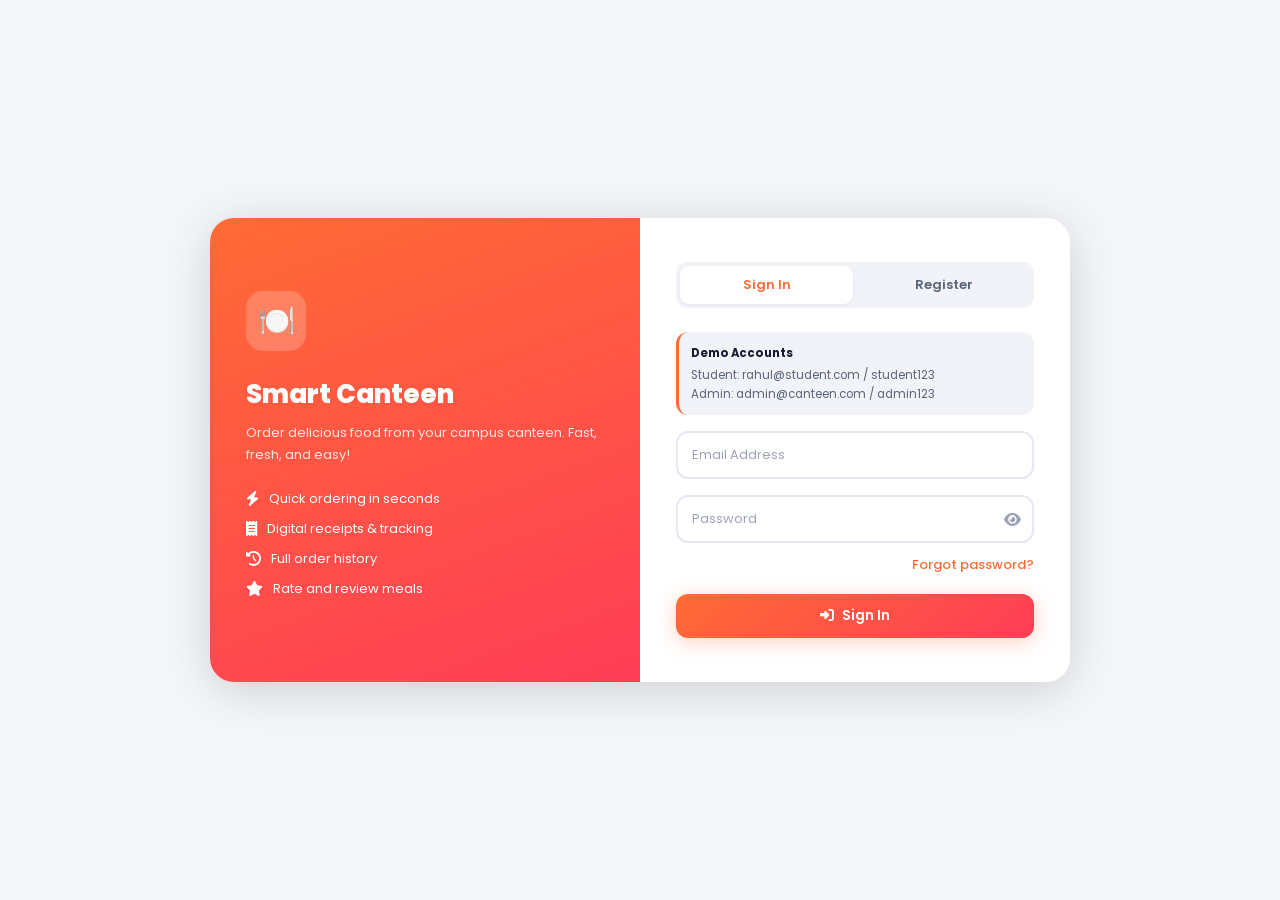
<file: frontend/login.html>
<!DOCTYPE html>
<html lang="en">
<head>
<meta charset="UTF-8"><meta name="viewport" content="width=device-width,initial-scale=1">
<title>Login – Smart Canteen</title>
<link rel="stylesheet" href="css/style.css">
<link rel="stylesheet" href="https://cdnjs.cloudflare.com/ajax/libs/font-awesome/6.4.0/css/all.min.css">
</head>
<body>
<div id="toast-wrap"></div>

<!-- Splash -->
<div id="splash">
  <div class="splash-icon">🍽️</div>
  <div class="splash-title">Smart Canteen</div>
  <div class="splash-sub">Main Campus</div>
  <div class="splash-ring"></div>
</div>

<div class="auth-page">
  <div class="auth-container">
    <!-- Left branding -->
    <div class="auth-left">
      <div class="auth-left-logo">🍽️</div>
      <h1>Smart Canteen</h1>
      <p>Order delicious food from your campus canteen. Fast, fresh, and easy!</p>
      <div class="auth-feature"><i class="fas fa-bolt"></i> Quick ordering in seconds</div>
      <div class="auth-feature"><i class="fas fa-receipt"></i> Digital receipts & tracking</div>
      <div class="auth-feature"><i class="fas fa-history"></i> Full order history</div>
      <div class="auth-feature"><i class="fas fa-star"></i> Rate and review meals</div>
    </div>

    <!-- Right forms -->
    <div class="auth-right">
      <div class="auth-tabs">
        <div class="auth-tab active" data-tab="login" onclick="switchTab('login')">Sign In</div>
        <div class="auth-tab" data-tab="register" onclick="switchTab('register')">Register</div>
      </div>

      <!-- LOGIN -->
      <form id="form-login" class="auth-form" onsubmit="handleLogin(event)">
        <div class="demo-box">
          <strong>Demo Accounts</strong>
          Student: rahul@student.com / student123<br>
          Admin: admin@canteen.com / admin123
        </div>
        <div class="form-group">
          <input type="email" id="l-email" class="form-input" placeholder=" " autocomplete="email">
          <label class="form-label" for="l-email">Email Address</label>
          <div class="form-error">Email is required</div>
        </div>
        <div class="form-group">
          <input type="password" id="l-pass" class="form-input has-right" placeholder=" " autocomplete="current-password">
          <label class="form-label" for="l-pass">Password</label>
          <i class="fas fa-eye input-right-icon" id="l-eye" onclick="togglePw('l-pass','l-eye')"></i>
          <div class="form-error">Password is required</div>
        </div>
        <div style="text-align:right;margin-bottom:18px;margin-top:-8px">
          <a onclick="openModal('forgot-modal')" style="font-size:13px;color:var(--primary);cursor:pointer;font-weight:500">Forgot password?</a>
        </div>
        <button type="submit" class="btn btn-primary"><i class="fas fa-sign-in-alt"></i> Sign In</button>
      </form>

      <!-- REGISTER -->
      <form id="form-register" class="auth-form hidden" onsubmit="handleRegister(event)">
        <div class="form-group">
          <input type="text" id="r-name" class="form-input" placeholder=" " autocomplete="name">
          <label class="form-label" for="r-name">Full Name</label>
          <div class="form-error">Name is required</div>
        </div>
        <div class="form-group">
          <input type="email" id="r-email" class="form-input" placeholder=" " autocomplete="email">
          <label class="form-label" for="r-email">Email Address</label>
          <div class="form-error">Email is required</div>
        </div>
        <div class="form-group">
          <input type="tel" id="r-phone" class="form-input" placeholder=" " autocomplete="tel" required>
          <label class="form-label" for="r-phone">Phone Number *</label>
        </div>
        <div class="form-group">
          <input type="password" id="r-pass" class="form-input has-right" placeholder=" " autocomplete="new-password">
          <label class="form-label" for="r-pass">Password (min 6 chars)</label>
          <i class="fas fa-eye input-right-icon" id="r-eye" onclick="togglePw('r-pass','r-eye')"></i>
          <div class="form-error">Password is required</div>
        </div>
        <button type="submit" class="btn btn-primary"><i class="fas fa-user-plus"></i> Create Account</button>
        <p style="text-align:center;font-size:12px;color:var(--text-3);margin-top:14px">By registering, you agree to our <a href="terms.html" style="color:var(--primary)">Terms</a> & <a href="privacy.html" style="color:var(--primary)">Privacy Policy</a></p>
      </form>
    </div>
  </div>
</div>

<!-- Forgot Password Modal -->
<div class="dialog-overlay" id="forgot-modal">
  <div class="dialog">
    <div class="dialog-title"><i class="fas fa-key" style="color:var(--primary);margin-right:8px"></i>Reset Password</div>
    <div class="dialog-sub">Enter your email to receive a reset token</div>
    <form onsubmit="handleForgotPassword(event)">
      <div class="form-group">
        <input type="email" id="forgot-email" class="form-input" placeholder=" ">
        <label class="form-label">Email Address</label>
      </div>
      <button type="submit" class="btn btn-primary" style="margin-bottom:14px">Send Reset Link</button>
    </form>
    <div id="forgot-token-section" class="hidden">
      <div class="divider"></div>
      <p style="font-size:13px;color:var(--text-2);margin-bottom:14px">Check browser console for your demo token, then enter it below:</p>
      <form onsubmit="handleResetPassword(event)">
        <div class="form-group">
          <input type="text" id="reset-token" class="form-input" placeholder=" ">
          <label class="form-label">Reset Token</label>
        </div>
        <div class="form-group">
          <input type="password" id="reset-new-pw" class="form-input" placeholder=" ">
          <label class="form-label">New Password</label>
        </div>
        <button type="submit" class="btn btn-primary">Reset Password</button>
      </form>
    </div>
    <button class="btn btn-ghost" style="width:100%;margin-top:10px" onclick="closeModal('forgot-modal')">Cancel</button>
  </div>
</div>

<script src="js/main.js"></script>
</body>
</html>
</file>
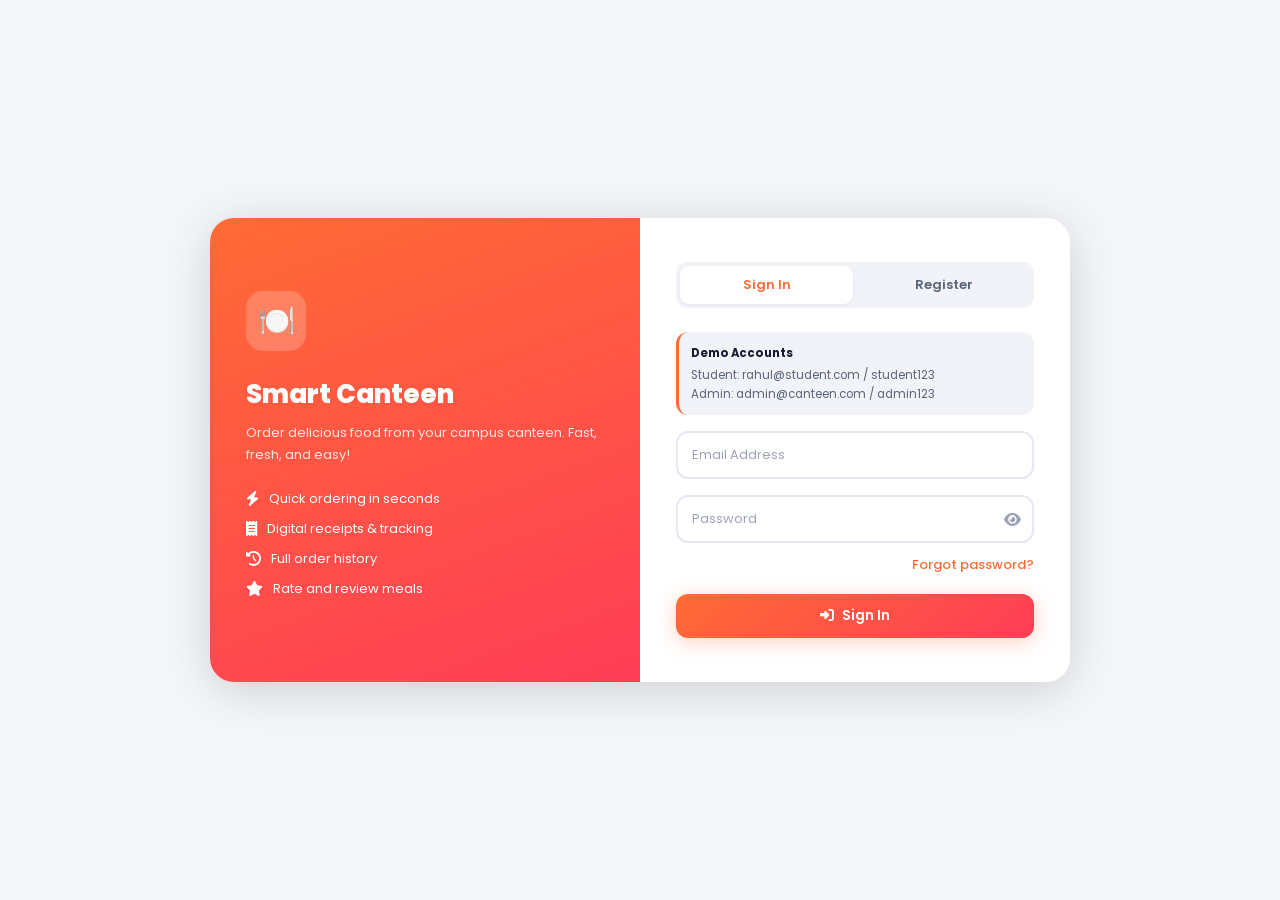
<file: frontend/orders.html>
<!DOCTYPE html>
<html lang="en">
<head>
<meta charset="UTF-8"><meta name="viewport" content="width=device-width,initial-scale=1">
<title>My Orders – Smart Canteen</title>
<link rel="stylesheet" href="css/style.css">
<link rel="stylesheet" href="https://cdnjs.cloudflare.com/ajax/libs/font-awesome/6.4.0/css/all.min.css">
</head>
<body data-page="orders">
<div id="toast-wrap"></div>

<nav class="navbar">
  <a class="nav-brand" href="index.html">
    <div class="nav-logo">🍽️</div>
    <div><div class="nav-title">Smart Canteen</div><div class="nav-subtitle">Main Campus</div></div>
  </a>
  <div class="nav-center"></div>
  <div class="nav-right">
    <span id="nav-user-name" style="font-size:13px;font-weight:600;color:var(--text)"></span>
    <a class="nav-btn" href="cart.html">
      <i class="fas fa-shopping-cart"></i>
      <span class="nav-badge cart-badge" style="display:none">0</span>
    </a>
    <a class="nav-btn" href="profile.html"><i class="fas fa-user"></i></a>
    <button class="hamburger" id="hamburger"><span></span><span></span><span></span></button>
  </div>
</nav>

<div class="app-body">
  <aside class="sidebar" id="sidebar">
    <div class="sidebar-inner">
      <div class="sidebar-group">
        <div class="sidebar-label">Menu</div>
        <div class="sidebar-item" data-href="index.html"><i class="fas fa-home"></i> Home</div>
        <div class="sidebar-item" data-href="weekly-menu.html"><i class="fas fa-calendar-week"></i> Weekly Menu</div>
        <div class="sidebar-item active" data-href="orders.html"><i class="fas fa-receipt"></i> My Orders</div>
        <div class="sidebar-item" data-href="cart.html"><i class="fas fa-shopping-cart"></i> Cart <span class="sidebar-badge cart-badge" style="display:none">0</span></div>
        <div class="sidebar-item" data-href="transactions.html"><i class="fas fa-history"></i> Transactions</div>
      </div>
      <div class="sidebar-group">
        <div class="sidebar-label">More</div>
        <div class="sidebar-item" data-href="reviews.html"><i class="fas fa-star"></i> Reviews</div>
        <div class="sidebar-item" data-href="contact.html"><i class="fas fa-phone"></i> Contact</div>
        <div class="sidebar-item" data-href="privacy.html"><i class="fas fa-shield-alt"></i> Privacy Policy</div>
        <div class="sidebar-item" data-href="terms.html"><i class="fas fa-file-contract"></i> Terms & Conditions</div>
      </div>
    </div>
    <div class="sidebar-footer">
      <div class="sidebar-item" data-href="profile.html"><i class="fas fa-user-circle"></i> Profile</div>
      <div class="sidebar-item" onclick="logout()"><i class="fas fa-sign-out-alt"></i> Logout</div>
    </div>
  </aside>
  <div class="sidebar-backdrop" id="sidebar-backdrop"></div>

  <main class="main-content">
    <div class="page-title">📦 My Orders</div>
    <div class="page-subtitle">Track your current and past orders</div>

    <!-- Filter tabs -->
    <div class="filters-bar" id="order-filters">
      <div class="filter-chip active" onclick="filterOrders('all',this)">All</div>
      <div class="filter-chip" onclick="filterOrders('pending',this)">⏳ Pending</div>
      <div class="filter-chip" onclick="filterOrders('preparing',this)">👨‍🍳 Preparing</div>
      <div class="filter-chip" onclick="filterOrders('ready',this)">✅ Ready</div>
      <div class="filter-chip" onclick="filterOrders('completed',this)">🎉 Completed</div>
      <div class="filter-chip" onclick="filterOrders('cancelled',this)">❌ Cancelled</div>
    </div>

    <div class="orders-grid" id="orders-grid">
      <div style="grid-column:1/-1;text-align:center;padding:40px;color:var(--text-2)">
        <i class="fas fa-spinner spin" style="font-size:24px;display:block;margin-bottom:12px"></i>Loading orders…
      </div>
    </div>
  </main>
</div>

<!-- Receipt Modal -->
<div class="overlay" id="receipt-modal">
  <div class="sheet" style="max-width:480px">
    <div class="sheet-handle"></div>
    <div class="sheet-title">🧾 Order Receipt</div>
    <div id="receipt-body"></div>
  </div>
</div>

<script src="js/main.js"></script>
</body>
</html>
</file>
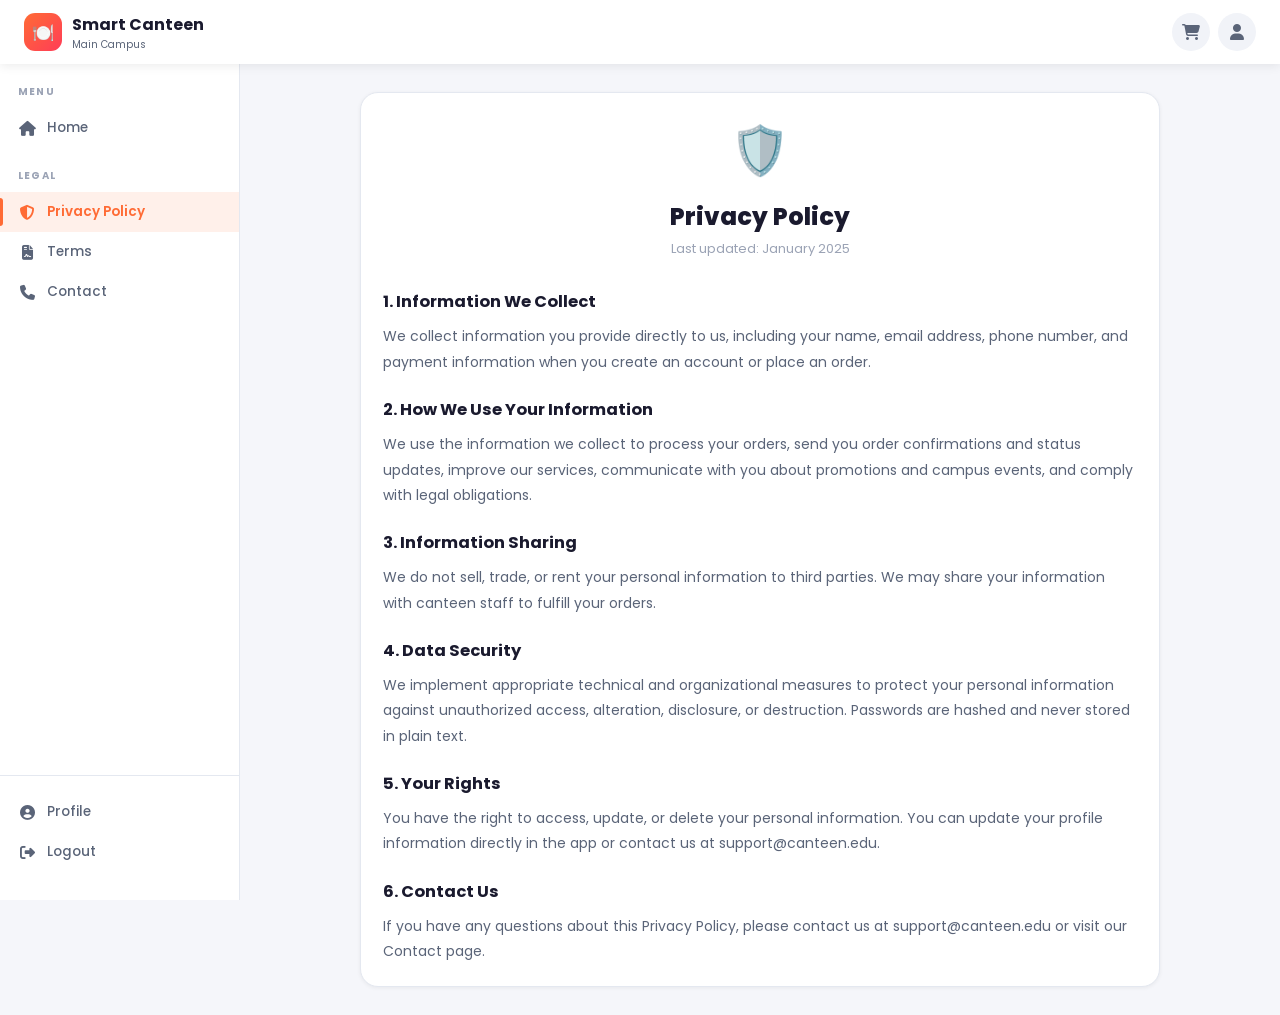
<file: frontend/privacy.html>
<!DOCTYPE html>
<html lang="en">
<head>
<meta charset="UTF-8"><meta name="viewport" content="width=device-width,initial-scale=1">
<title>Privacy Policy – Smart Canteen</title>
<link rel="stylesheet" href="css/style.css">
<link rel="stylesheet" href="https://cdnjs.cloudflare.com/ajax/libs/font-awesome/6.4.0/css/all.min.css">
</head>
<body>
<div id="toast-wrap"></div>
<nav class="navbar">
  <a class="nav-brand" href="index.html">
    <div class="nav-logo">🍽️</div>
    <div><div class="nav-title">Smart Canteen</div><div class="nav-subtitle">Main Campus</div></div>
  </a>
  <div class="nav-right">
    <a class="nav-btn" href="cart.html"><i class="fas fa-shopping-cart"></i><span class="nav-badge cart-badge" style="display:none">0</span></a>
    <a class="nav-btn" href="profile.html"><i class="fas fa-user"></i></a>
    <button class="hamburger" id="hamburger"><span></span><span></span><span></span></button>
  </div>
</nav>
<div class="app-body">
  <aside class="sidebar" id="sidebar">
    <div class="sidebar-inner">
      <div class="sidebar-group">
        <div class="sidebar-label">Menu</div>
        <div class="sidebar-item" data-href="index.html"><i class="fas fa-home"></i> Home</div>
      </div>
      <div class="sidebar-group">
        <div class="sidebar-label">Legal</div>
        <div class="sidebar-item active" data-href="privacy.html"><i class="fas fa-shield-alt"></i> Privacy Policy</div>
        <div class="sidebar-item" data-href="terms.html"><i class="fas fa-file-contract"></i> Terms</div>
        <div class="sidebar-item" data-href="contact.html"><i class="fas fa-phone"></i> Contact</div>
      </div>
    </div>
    <div class="sidebar-footer">
      <div class="sidebar-item" data-href="profile.html"><i class="fas fa-user-circle"></i> Profile</div>
      <div class="sidebar-item" onclick="logout()"><i class="fas fa-sign-out-alt"></i> Logout</div>
    </div>
  </aside>
  <div class="sidebar-backdrop" id="sidebar-backdrop"></div>
  <main class="main-content">
    <div class="card" style="max-width:800px;margin:0 auto">
      <div style="text-align:center;margin-bottom:28px">
        <div style="font-size:48px;margin-bottom:12px">🛡️</div>
        <div class="page-title">Privacy Policy</div>
        <p style="font-size:13px;color:var(--text-3)">Last updated: January 2025</p>
      </div>
      <div style="font-size:14px;color:var(--text-2);line-height:1.8">
        <h3 style="color:var(--text);margin-bottom:8px;margin-top:20px">1. Information We Collect</h3>
        <p>We collect information you provide directly to us, including your name, email address, phone number, and payment information when you create an account or place an order.</p>
        <h3 style="color:var(--text);margin-bottom:8px;margin-top:20px">2. How We Use Your Information</h3>
        <p>We use the information we collect to process your orders, send you order confirmations and status updates, improve our services, communicate with you about promotions and campus events, and comply with legal obligations.</p>
        <h3 style="color:var(--text);margin-bottom:8px;margin-top:20px">3. Information Sharing</h3>
        <p>We do not sell, trade, or rent your personal information to third parties. We may share your information with canteen staff to fulfill your orders.</p>
        <h3 style="color:var(--text);margin-bottom:8px;margin-top:20px">4. Data Security</h3>
        <p>We implement appropriate technical and organizational measures to protect your personal information against unauthorized access, alteration, disclosure, or destruction. Passwords are hashed and never stored in plain text.</p>
        <h3 style="color:var(--text);margin-bottom:8px;margin-top:20px">5. Your Rights</h3>
        <p>You have the right to access, update, or delete your personal information. You can update your profile information directly in the app or contact us at support@canteen.edu.</p>
        <h3 style="color:var(--text);margin-bottom:8px;margin-top:20px">6. Contact Us</h3>
        <p>If you have any questions about this Privacy Policy, please contact us at support@canteen.edu or visit our Contact page.</p>
      </div>
    </div>
  </main>
</div>
<script src="js/main.js"></script>
</body>
</html>
</file>
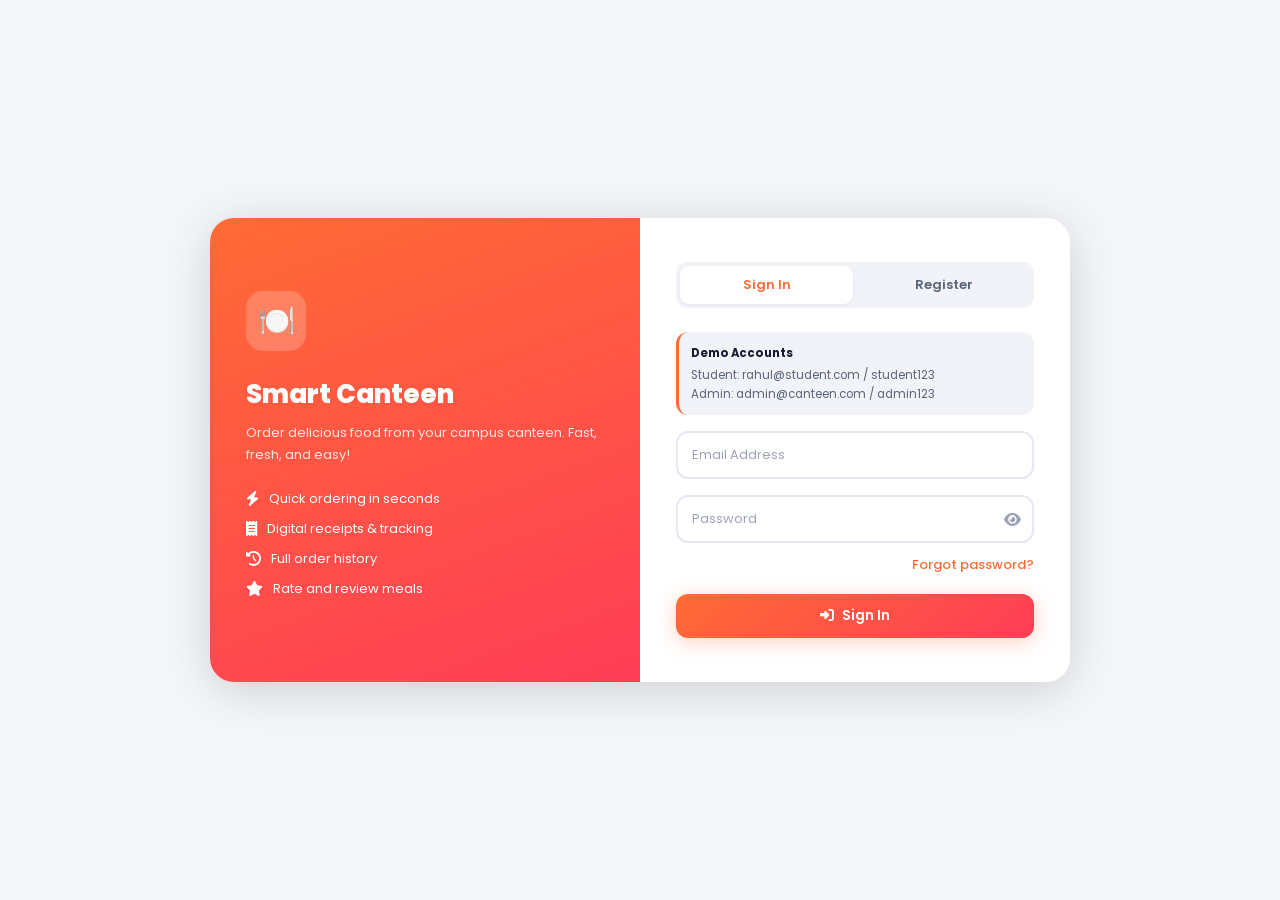
<file: frontend/profile.html>
<!DOCTYPE html>
<html lang="en">
<head>
<meta charset="UTF-8"><meta name="viewport" content="width=device-width,initial-scale=1">
<title>Profile – Smart Canteen</title>
<link rel="stylesheet" href="css/style.css">
<link rel="stylesheet" href="https://cdnjs.cloudflare.com/ajax/libs/font-awesome/6.4.0/css/all.min.css">
</head>
<body data-page="profile">
<div id="toast-wrap"></div>

<nav class="navbar">
  <a class="nav-brand" href="index.html">
    <div class="nav-logo">🍽️</div>
    <div><div class="nav-title">Smart Canteen</div><div class="nav-subtitle">Main Campus</div></div>
  </a>
  <div class="nav-center"></div>
  <div class="nav-right">
    <a class="nav-btn" href="cart.html">
      <i class="fas fa-shopping-cart"></i>
      <span class="nav-badge cart-badge" style="display:none">0</span>
    </a>
    <button class="hamburger" id="hamburger"><span></span><span></span><span></span></button>
  </div>
</nav>

<div class="app-body">
  <aside class="sidebar" id="sidebar">
    <div class="sidebar-inner">
      <div class="sidebar-group">
        <div class="sidebar-label">Menu</div>
        <div class="sidebar-item" data-href="index.html"><i class="fas fa-home"></i> Home</div>
        <div class="sidebar-item" data-href="weekly-menu.html"><i class="fas fa-calendar-week"></i> Weekly Menu</div>
        <div class="sidebar-item" data-href="orders.html"><i class="fas fa-receipt"></i> My Orders</div>
        <div class="sidebar-item" data-href="cart.html"><i class="fas fa-shopping-cart"></i> Cart <span class="sidebar-badge cart-badge" style="display:none">0</span></div>
        <div class="sidebar-item" data-href="transactions.html"><i class="fas fa-history"></i> Transactions</div>
      </div>
      <div class="sidebar-group">
        <div class="sidebar-label">More</div>
        <div class="sidebar-item" data-href="reviews.html"><i class="fas fa-star"></i> Reviews</div>
        <div class="sidebar-item" data-href="contact.html"><i class="fas fa-phone"></i> Contact</div>
        <div class="sidebar-item" data-href="privacy.html"><i class="fas fa-shield-alt"></i> Privacy Policy</div>
        <div class="sidebar-item" data-href="terms.html"><i class="fas fa-file-contract"></i> Terms & Conditions</div>
      </div>
    </div>
    <div class="sidebar-footer">
      <div class="sidebar-item active" data-href="profile.html"><i class="fas fa-user-circle"></i> Profile</div>
      <div class="sidebar-item" onclick="logout()"><i class="fas fa-sign-out-alt"></i> Logout</div>
    </div>
  </aside>
  <div class="sidebar-backdrop" id="sidebar-backdrop"></div>

  <main class="main-content">
    <!-- Profile Hero -->
    <div class="profile-hero">
      <div class="profile-avatar" id="profile-avatar">U</div>
      <div>
        <div class="profile-info-name" id="profile-name">Loading…</div>
        <div class="profile-info-email" id="profile-email">—</div>
        <div class="profile-info-phone"><i class="fas fa-phone" style="margin-right:5px;opacity:.7"></i><span id="profile-phone">—</span></div>
        <span class="profile-info-role" id="profile-role">student</span>
      </div>
      <button onclick="openModal('edit-profile-modal')" style="margin-left:auto;background:rgba(255,255,255,.2);border:none;color:#fff;padding:9px 18px;border-radius:10px;cursor:pointer;font-weight:600;font-size:13px;backdrop-filter:blur(8px)">
        <i class="fas fa-pen"></i> Edit Profile
      </button>
    </div>

    <!-- Stats Row -->
    <div class="profile-stats-grid">
      <div class="card" style="text-align:center;margin:0;padding:18px">
        <div style="font-size:26px;font-weight:800;color:var(--primary)" id="profile-order-count">—</div>
        <div style="font-size:12px;color:var(--text-2);margin-top:4px">Total Orders</div>
      </div>
      <div class="card" style="text-align:center;margin:0;padding:18px">
        <div style="font-size:26px;font-weight:800;color:var(--success)" id="profile-spent">—</div>
        <div style="font-size:12px;color:var(--text-2);margin-top:4px">Total Spent</div>
      </div>
      <div class="card" style="text-align:center;margin:0;padding:18px">
        <div style="font-size:26px;font-weight:800;color:var(--info)" id="profile-avg">—</div>
        <div style="font-size:12px;color:var(--text-2);margin-top:4px">Avg Order Value</div>
      </div>
    </div>

    <div class="profile-two-col">
      <!-- Quick Links -->
      <div>
        <div class="profile-card">
          <div class="profile-card-title">Account</div>
          <div class="profile-item" onclick="openModal('edit-profile-modal')">
            <div class="profile-item-icon" style="background:var(--primary-soft);color:var(--primary)"><i class="fas fa-user-edit"></i></div>
            <div><div class="profile-item-text">Edit Profile</div><div class="profile-item-sub">Update name, email, phone</div></div>
            <i class="fas fa-chevron-right chevron"></i>
          </div>
          <div class="profile-item" onclick="openModal('change-pw-modal')">
            <div class="profile-item-icon" style="background:rgba(59,130,246,.1);color:var(--info)"><i class="fas fa-lock"></i></div>
            <div><div class="profile-item-text">Change Password</div><div class="profile-item-sub">Update your password</div></div>
            <i class="fas fa-chevron-right chevron"></i>
          </div>
        </div>
        <div class="profile-card">
          <div class="profile-card-title">Preferences</div>
          <div class="profile-item" style="cursor:default">
            <div class="profile-item-icon" style="background:rgba(245,158,11,.1);color:var(--warning)"><i class="fas fa-moon"></i></div>
            <div class="profile-item-text">Dark Mode</div>
            <div id="theme-toggle" class="theme-toggle" onclick="toggleTheme()"></div>
          </div>
        </div>
      </div>
      <!-- Activity Links -->
      <div>
        <div class="profile-card">
          <div class="profile-card-title">Activity</div>
          <div class="profile-item" onclick="location.href='orders.html'">
            <div class="profile-item-icon" style="background:var(--primary-soft);color:var(--primary)"><i class="fas fa-receipt"></i></div>
            <div><div class="profile-item-text">My Orders</div><div class="profile-item-sub">View all orders</div></div>
            <i class="fas fa-chevron-right chevron"></i>
          </div>
          <div class="profile-item" onclick="location.href='transactions.html'">
            <div class="profile-item-icon" style="background:rgba(34,197,94,.1);color:var(--success)"><i class="fas fa-history"></i></div>
            <div><div class="profile-item-text">Transactions</div><div class="profile-item-sub">Payment history</div></div>
            <i class="fas fa-chevron-right chevron"></i>
          </div>
          <div class="profile-item" onclick="location.href='reviews.html'">
            <div class="profile-item-icon" style="background:rgba(245,158,11,.1);color:var(--warning)"><i class="fas fa-star"></i></div>
            <div><div class="profile-item-text">Reviews & Feedback</div><div class="profile-item-sub">Your reviews</div></div>
            <i class="fas fa-chevron-right chevron"></i>
          </div>
        </div>
        <div class="profile-card">
          <div class="profile-card-title">Support</div>
          <div class="profile-item" onclick="location.href='contact.html'">
            <div class="profile-item-icon" style="background:rgba(59,130,246,.1);color:var(--info)"><i class="fas fa-phone"></i></div>
            <div><div class="profile-item-text">Contact Us</div><div class="profile-item-sub">Bulk orders & support</div></div>
            <i class="fas fa-chevron-right chevron"></i>
          </div>
          <div class="profile-item" onclick="location.href='privacy.html'">
            <div class="profile-item-icon" style="background:rgba(139,92,246,.1);color:var(--purple)"><i class="fas fa-shield-alt"></i></div>
            <div><div class="profile-item-text">Privacy Policy</div></div>
            <i class="fas fa-chevron-right chevron"></i>
          </div>
          <div class="profile-item" onclick="location.href='terms.html'">
            <div class="profile-item-icon" style="background:rgba(239,68,68,.1);color:var(--danger)"><i class="fas fa-file-contract"></i></div>
            <div><div class="profile-item-text">Terms & Conditions</div></div>
            <i class="fas fa-chevron-right chevron"></i>
          </div>
        </div>
      </div>
    </div>

    <!-- Danger Zone -->
    <div class="card">
      <div class="card-title">⚠️ Account Actions</div>
      <button class="btn btn-danger" onclick="if(confirm('Are you sure you want to logout?'))logout()">
        <i class="fas fa-sign-out-alt"></i> Logout
      </button>
    </div>

    <!-- FOOTER -->
    <footer class="page-footer">
      <div class="footer-grid">
        <div>
          <div class="footer-col-title">🍽️ Smart Canteen</div>
          <p style="font-size:12.5px;color:var(--text-2);line-height:1.7">Your campus food hub. Fresh, tasty meals at affordable prices.</p>
        </div>
        <div>
          <div class="footer-col-title">Quick Links</div>
          <a class="footer-link" href="index.html">Home</a>
          <a class="footer-link" href="orders.html">My Orders</a>
          <a class="footer-link" href="transactions.html">Transactions</a>
          <a class="footer-link" href="reviews.html">Reviews</a>
        </div>
        <div>
          <div class="footer-col-title">Legal</div>
          <a class="footer-link" href="privacy.html">Privacy Policy</a>
          <a class="footer-link" href="terms.html">Terms & Conditions</a>
          <a class="footer-link" href="contact.html">Contact Us</a>
        </div>
        <div>
          <div class="footer-col-title">Contact</div>
          <p style="font-size:12.5px;color:var(--text-2)"><i class="fas fa-envelope" style="color:var(--primary);margin-right:5px"></i> support@canteen.edu</p>
          <p style="font-size:12.5px;color:var(--text-2);margin-top:6px"><i class="fas fa-phone" style="color:var(--primary);margin-right:5px"></i> +91-9000000000</p>
          <p style="font-size:12.5px;color:var(--text-2);margin-top:6px"><i class="fas fa-map-marker-alt" style="color:var(--primary);margin-right:5px"></i> Block A, Ground Floor</p>
        </div>
      </div>
      <div class="footer-bottom">
        <span class="footer-copy">© 2025 Smart Canteen. All rights reserved.</span>
        <span style="font-size:12px;color:var(--text-3)">Made with ❤️ for campus life</span>
      </div>
    </footer>
  </main>
</div>

<!-- Edit Profile Modal -->
<div class="dialog-overlay" id="edit-profile-modal">
  <div class="dialog" style="max-width:500px">
    <div class="dialog-title"><i class="fas fa-user-edit" style="color:var(--primary);margin-right:8px"></i>Edit Profile</div>
    <form onsubmit="saveProfile(event)">
      <div class="form-group">
        <input type="text" id="edit-name" class="form-input" placeholder=" ">
        <label class="form-label">Full Name</label>
      </div>
      <div class="form-group">
        <input type="email" id="edit-email" class="form-input" placeholder=" ">
        <label class="form-label">Email Address</label>
      </div>
      <div class="form-group">
        <input type="tel" id="edit-phone" class="form-input" placeholder=" ">
        <label class="form-label">Phone Number</label>
      </div>
      <div class="divider"></div>
      <p style="font-size:12px;color:var(--text-2);margin-bottom:14px">Leave password fields empty to keep current password</p>
      <div class="form-group">
        <input type="password" id="edit-current-pw" class="form-input" placeholder=" ">
        <label class="form-label">Current Password</label>
      </div>
      <div class="form-group">
        <input type="password" id="edit-new-pw" class="form-input" placeholder=" ">
        <label class="form-label">New Password</label>
      </div>
      <div style="display:flex;gap:10px;margin-top:6px">
        <button type="submit" class="btn btn-primary" style="flex:1">Save Changes</button>
        <button type="button" class="btn btn-ghost" style="flex:1" onclick="closeModal('edit-profile-modal')">Cancel</button>
      </div>
    </form>
  </div>
</div>

<!-- Change Password shortcut modal -->
<div class="dialog-overlay" id="change-pw-modal">
  <div class="dialog">
    <div class="dialog-title"><i class="fas fa-lock" style="color:var(--primary);margin-right:8px"></i>Change Password</div>
    <form onsubmit="savePassword(event)">
      <div class="form-group">
        <input type="password" id="cpw-current" class="form-input" placeholder=" ">
        <label class="form-label">Current Password</label>
      </div>
      <div class="form-group">
        <input type="password" id="cpw-new" class="form-input" placeholder=" ">
        <label class="form-label">New Password (min 6 chars)</label>
      </div>
      <div style="display:flex;gap:10px;margin-top:6px">
        <button type="submit" class="btn btn-primary" style="flex:1">Update Password</button>
        <button type="button" class="btn btn-ghost" onclick="closeModal('change-pw-modal')">Cancel</button>
      </div>
    </form>
  </div>
</div>

<script src="js/main.js"></script>
</body>
</html>
</file>
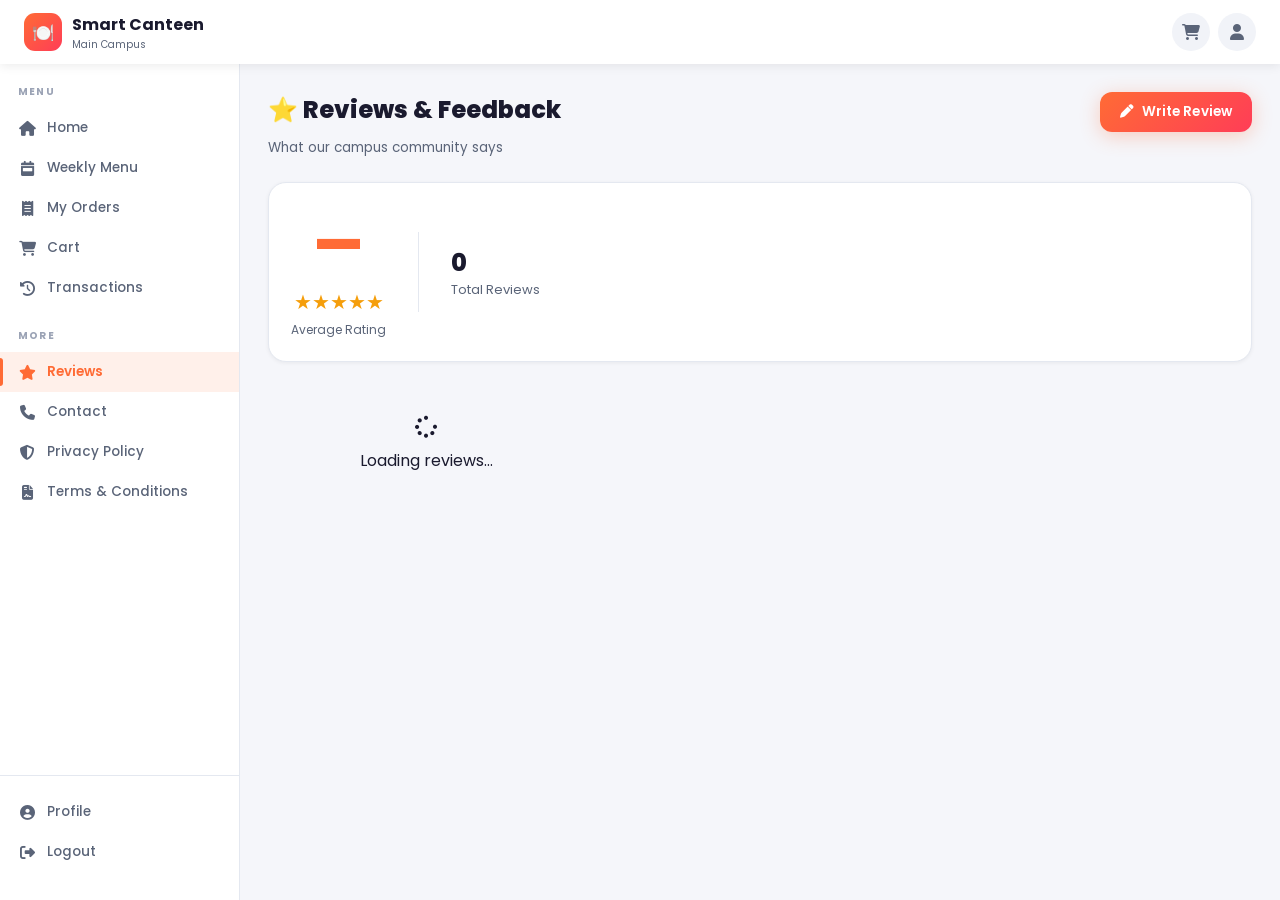
<file: frontend/reviews.html>
<!DOCTYPE html>
<html lang="en">
<head>
<meta charset="UTF-8"><meta name="viewport" content="width=device-width,initial-scale=1">
<title>Reviews – Smart Canteen</title>
<link rel="stylesheet" href="css/style.css">
<link rel="stylesheet" href="https://cdnjs.cloudflare.com/ajax/libs/font-awesome/6.4.0/css/all.min.css">
</head>
<body data-page="reviews">
<div id="toast-wrap"></div>

<nav class="navbar">
  <a class="nav-brand" href="index.html">
    <div class="nav-logo">🍽️</div>
    <div><div class="nav-title">Smart Canteen</div><div class="nav-subtitle">Main Campus</div></div>
  </a>
  <div class="nav-center"></div>
  <div class="nav-right">
    <span id="nav-user-name" style="font-size:13px;font-weight:600;color:var(--text)"></span>
    <a class="nav-btn" href="cart.html"><i class="fas fa-shopping-cart"></i><span class="nav-badge cart-badge" style="display:none">0</span></a>
    <a class="nav-btn" href="profile.html"><i class="fas fa-user"></i></a>
    <button class="hamburger" id="hamburger"><span></span><span></span><span></span></button>
  </div>
</nav>

<div class="app-body">
  <aside class="sidebar" id="sidebar">
    <div class="sidebar-inner">
      <div class="sidebar-group">
        <div class="sidebar-label">Menu</div>
        <div class="sidebar-item" data-href="index.html"><i class="fas fa-home"></i> Home</div>
        <div class="sidebar-item" data-href="weekly-menu.html"><i class="fas fa-calendar-week"></i> Weekly Menu</div>
        <div class="sidebar-item" data-href="orders.html"><i class="fas fa-receipt"></i> My Orders</div>
        <div class="sidebar-item" data-href="cart.html"><i class="fas fa-shopping-cart"></i> Cart <span class="sidebar-badge cart-badge" style="display:none">0</span></div>
        <div class="sidebar-item" data-href="transactions.html"><i class="fas fa-history"></i> Transactions</div>
      </div>
      <div class="sidebar-group">
        <div class="sidebar-label">More</div>
        <div class="sidebar-item active" data-href="reviews.html"><i class="fas fa-star"></i> Reviews</div>
        <div class="sidebar-item" data-href="contact.html"><i class="fas fa-phone"></i> Contact</div>
        <div class="sidebar-item" data-href="privacy.html"><i class="fas fa-shield-alt"></i> Privacy Policy</div>
        <div class="sidebar-item" data-href="terms.html"><i class="fas fa-file-contract"></i> Terms & Conditions</div>
      </div>
    </div>
    <div class="sidebar-footer">
      <div class="sidebar-item" data-href="profile.html"><i class="fas fa-user-circle"></i> Profile</div>
      <div class="sidebar-item" onclick="logout()"><i class="fas fa-sign-out-alt"></i> Logout</div>
    </div>
  </aside>
  <div class="sidebar-backdrop" id="sidebar-backdrop"></div>

  <main class="main-content">
    <div style="display:flex;align-items:center;justify-content:space-between;margin-bottom:6px">
      <div class="page-title">⭐ Reviews & Feedback</div>
      <button class="btn btn-primary" style="width:auto;padding:10px 20px" onclick="isLoggedIn()?openModal('review-modal'):location.href='login.html'">
        <i class="fas fa-pen"></i> Write Review
      </button>
    </div>
    <div class="page-subtitle">What our campus community says</div>

    <!-- Stats -->
    <div class="card" style="display:flex;align-items:center;gap:32px;margin-bottom:24px;flex-wrap:wrap">
      <div style="text-align:center">
        <div style="font-size:52px;font-weight:900;color:var(--primary)" id="avg-rating">—</div>
        <div style="color:var(--warning);font-size:20px;margin:4px 0">★★★★★</div>
        <div style="font-size:12px;color:var(--text-2)">Average Rating</div>
      </div>
      <div class="divider" style="height:80px;width:1px;margin:0"></div>
      <div>
        <div style="font-size:24px;font-weight:800" id="review-count">0</div>
        <div style="font-size:13px;color:var(--text-2)">Total Reviews</div>
      </div>
    </div>

    <div style="display:grid;grid-template-columns:repeat(auto-fill,minmax(300px,1fr));gap:18px" id="reviews-wrap">
      <div style="text-align:center;padding:30px;color:var(--text-2)">
        <i class="fas fa-spinner spin" style="font-size:22px;display:block;margin-bottom:10px"></i>Loading reviews…
      </div>
    </div>
  </main>
</div>

<!-- Write Review Modal -->
<div class="dialog-overlay" id="review-modal">
  <div class="dialog" style="max-width:480px">
    <div class="dialog-title"><i class="fas fa-star" style="color:var(--warning);margin-right:8px"></i>Write a Review</div>
    <div class="dialog-sub">Share your experience with the canteen</div>
    <form onsubmit="submitReview(event)">
      <div style="margin-bottom:18px">
        <p style="font-size:13px;font-weight:600;margin-bottom:8px">Your Rating</p>
        <div class="star-rating" id="star-rating">
          <i class="fas fa-star" onclick="selectStar(1)"></i>
          <i class="fas fa-star" onclick="selectStar(2)"></i>
          <i class="fas fa-star" onclick="selectStar(3)"></i>
          <i class="fas fa-star" onclick="selectStar(4)"></i>
          <i class="fas fa-star" onclick="selectStar(5)"></i>
        </div>
      </div>
      <div class="form-group">
        <textarea id="review-comment" class="form-input" rows="4" placeholder="Tell us about your experience…" style="padding-top:12px;resize:vertical"></textarea>
      </div>
      <div style="display:flex;gap:10px">
        <button type="submit" class="btn btn-primary" style="flex:1"><i class="fas fa-paper-plane"></i> Submit</button>
        <button type="button" class="btn btn-ghost" onclick="closeModal('review-modal')">Cancel</button>
      </div>
    </form>
  </div>
</div>

<script src="js/main.js"></script>
</body>
</html>
</file>
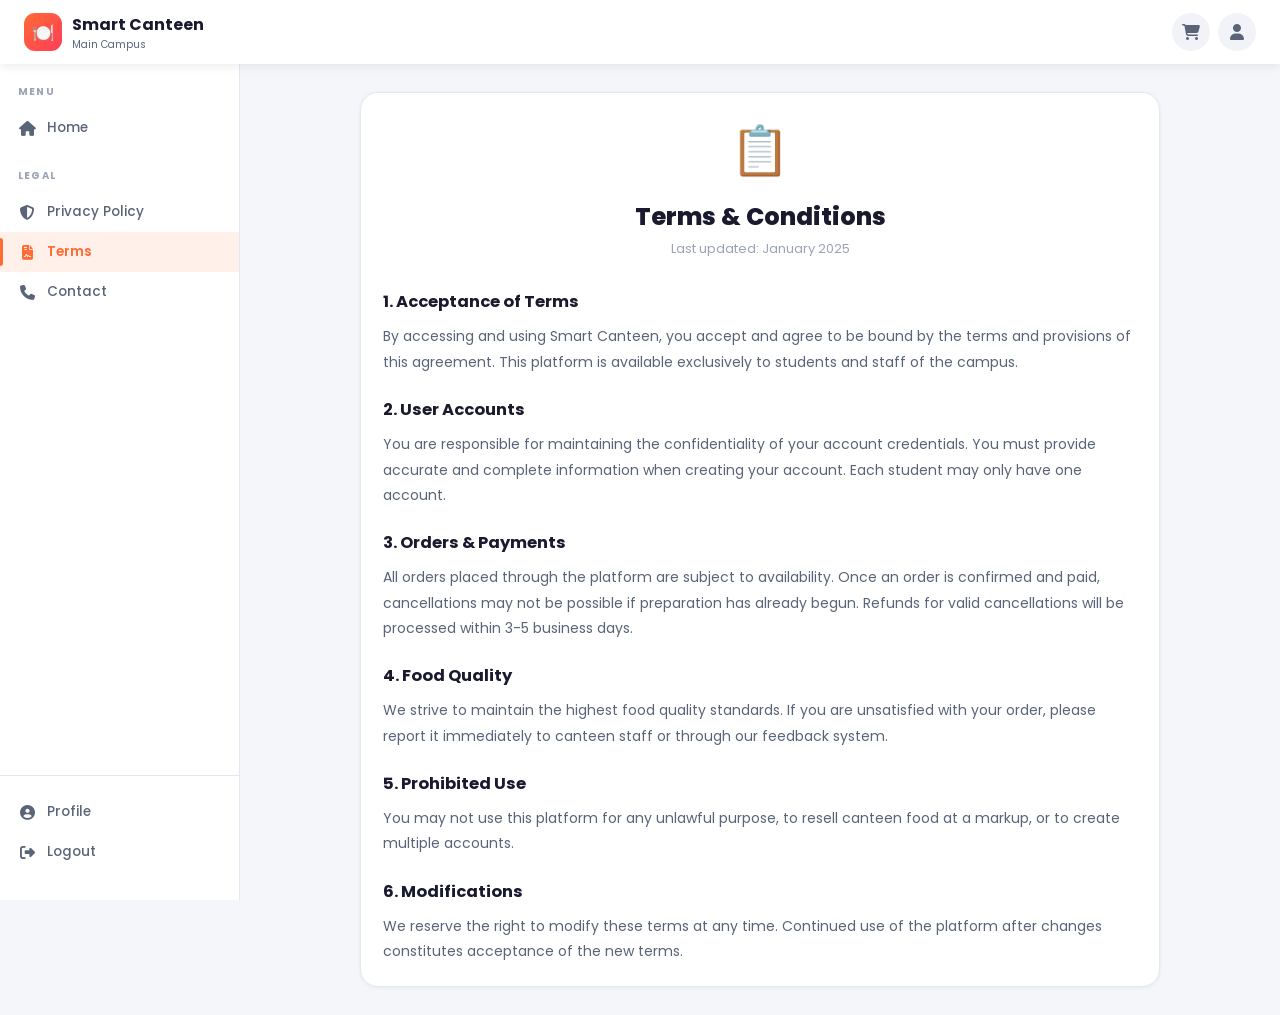
<file: frontend/terms.html>
<!DOCTYPE html>
<html lang="en">
<head>
<meta charset="UTF-8"><meta name="viewport" content="width=device-width,initial-scale=1">
<title>Terms & Conditions – Smart Canteen</title>
<link rel="stylesheet" href="css/style.css">
<link rel="stylesheet" href="https://cdnjs.cloudflare.com/ajax/libs/font-awesome/6.4.0/css/all.min.css">
</head>
<body>
<div id="toast-wrap"></div>
<nav class="navbar">
  <a class="nav-brand" href="index.html">
    <div class="nav-logo">🍽️</div>
    <div><div class="nav-title">Smart Canteen</div><div class="nav-subtitle">Main Campus</div></div>
  </a>
  <div class="nav-right">
    <a class="nav-btn" href="cart.html"><i class="fas fa-shopping-cart"></i><span class="nav-badge cart-badge" style="display:none">0</span></a>
    <a class="nav-btn" href="profile.html"><i class="fas fa-user"></i></a>
    <button class="hamburger" id="hamburger"><span></span><span></span><span></span></button>
  </div>
</nav>
<div class="app-body">
  <aside class="sidebar" id="sidebar">
    <div class="sidebar-inner">
      <div class="sidebar-group">
        <div class="sidebar-label">Menu</div>
        <div class="sidebar-item" data-href="index.html"><i class="fas fa-home"></i> Home</div>
      </div>
      <div class="sidebar-group">
        <div class="sidebar-label">Legal</div>
        <div class="sidebar-item" data-href="privacy.html"><i class="fas fa-shield-alt"></i> Privacy Policy</div>
        <div class="sidebar-item active" data-href="terms.html"><i class="fas fa-file-contract"></i> Terms</div>
        <div class="sidebar-item" data-href="contact.html"><i class="fas fa-phone"></i> Contact</div>
      </div>
    </div>
    <div class="sidebar-footer">
      <div class="sidebar-item" data-href="profile.html"><i class="fas fa-user-circle"></i> Profile</div>
      <div class="sidebar-item" onclick="logout()"><i class="fas fa-sign-out-alt"></i> Logout</div>
    </div>
  </aside>
  <div class="sidebar-backdrop" id="sidebar-backdrop"></div>
  <main class="main-content">
    <div class="card" style="max-width:800px;margin:0 auto">
      <div style="text-align:center;margin-bottom:28px">
        <div style="font-size:48px;margin-bottom:12px">📋</div>
        <div class="page-title">Terms & Conditions</div>
        <p style="font-size:13px;color:var(--text-3)">Last updated: January 2025</p>
      </div>
      <div style="font-size:14px;color:var(--text-2);line-height:1.8">
        <h3 style="color:var(--text);margin-bottom:8px;margin-top:20px">1. Acceptance of Terms</h3>
        <p>By accessing and using Smart Canteen, you accept and agree to be bound by the terms and provisions of this agreement. This platform is available exclusively to students and staff of the campus.</p>
        <h3 style="color:var(--text);margin-bottom:8px;margin-top:20px">2. User Accounts</h3>
        <p>You are responsible for maintaining the confidentiality of your account credentials. You must provide accurate and complete information when creating your account. Each student may only have one account.</p>
        <h3 style="color:var(--text);margin-bottom:8px;margin-top:20px">3. Orders & Payments</h3>
        <p>All orders placed through the platform are subject to availability. Once an order is confirmed and paid, cancellations may not be possible if preparation has already begun. Refunds for valid cancellations will be processed within 3-5 business days.</p>
        <h3 style="color:var(--text);margin-bottom:8px;margin-top:20px">4. Food Quality</h3>
        <p>We strive to maintain the highest food quality standards. If you are unsatisfied with your order, please report it immediately to canteen staff or through our feedback system.</p>
        <h3 style="color:var(--text);margin-bottom:8px;margin-top:20px">5. Prohibited Use</h3>
        <p>You may not use this platform for any unlawful purpose, to resell canteen food at a markup, or to create multiple accounts.</p>
        <h3 style="color:var(--text);margin-bottom:8px;margin-top:20px">6. Modifications</h3>
        <p>We reserve the right to modify these terms at any time. Continued use of the platform after changes constitutes acceptance of the new terms.</p>
      </div>
    </div>
  </main>
</div>
<script src="js/main.js"></script>
</body>
</html>
</file>
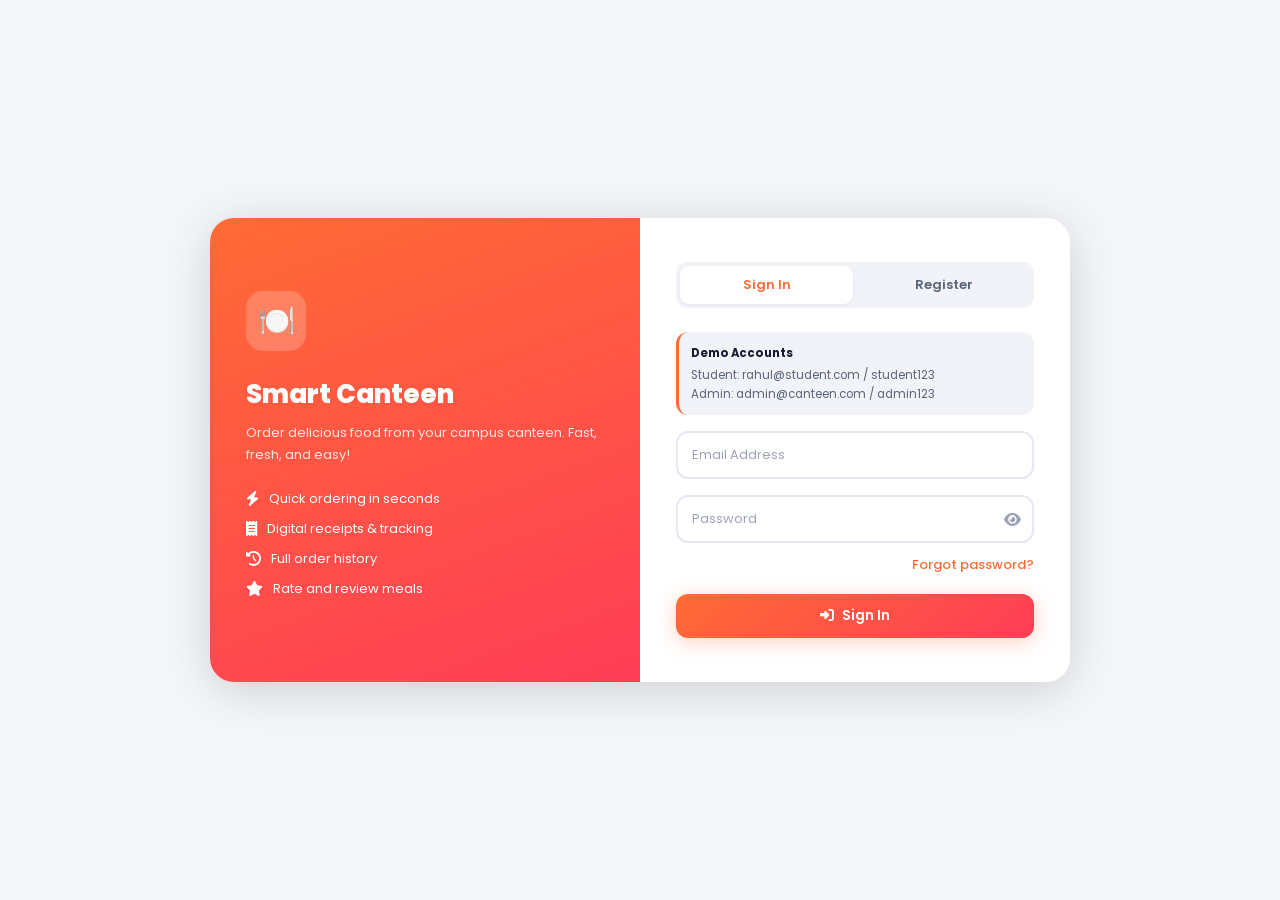
<file: frontend/transactions.html>
<!DOCTYPE html>
<html lang="en">
<head>
<meta charset="UTF-8"><meta name="viewport" content="width=device-width,initial-scale=1">
<title>Transactions – Smart Canteen</title>
<link rel="stylesheet" href="css/style.css">
<link rel="stylesheet" href="https://cdnjs.cloudflare.com/ajax/libs/font-awesome/6.4.0/css/all.min.css">
</head>
<body data-page="transactions">
<div id="toast-wrap"></div>

<nav class="navbar">
  <a class="nav-brand" href="index.html">
    <div class="nav-logo">🍽️</div>
    <div><div class="nav-title">Smart Canteen</div><div class="nav-subtitle">Main Campus</div></div>
  </a>
  <div class="nav-center"></div>
  <div class="nav-right">
    <span id="nav-user-name" style="font-size:13px;font-weight:600;color:var(--text)"></span>
    <a class="nav-btn" href="cart.html"><i class="fas fa-shopping-cart"></i><span class="nav-badge cart-badge" style="display:none">0</span></a>
    <a class="nav-btn" href="profile.html"><i class="fas fa-user"></i></a>
    <button class="hamburger" id="hamburger"><span></span><span></span><span></span></button>
  </div>
</nav>

<div class="app-body">
  <aside class="sidebar" id="sidebar">
    <div class="sidebar-inner">
      <div class="sidebar-group">
        <div class="sidebar-label">Menu</div>
        <div class="sidebar-item" data-href="index.html"><i class="fas fa-home"></i> Home</div>
        <div class="sidebar-item" data-href="weekly-menu.html"><i class="fas fa-calendar-week"></i> Weekly Menu</div>
        <div class="sidebar-item" data-href="orders.html"><i class="fas fa-receipt"></i> My Orders</div>
        <div class="sidebar-item" data-href="cart.html"><i class="fas fa-shopping-cart"></i> Cart <span class="sidebar-badge cart-badge" style="display:none">0</span></div>
        <div class="sidebar-item active" data-href="transactions.html"><i class="fas fa-history"></i> Transactions</div>
      </div>
      <div class="sidebar-group">
        <div class="sidebar-label">More</div>
        <div class="sidebar-item" data-href="reviews.html"><i class="fas fa-star"></i> Reviews</div>
        <div class="sidebar-item" data-href="contact.html"><i class="fas fa-phone"></i> Contact</div>
        <div class="sidebar-item" data-href="privacy.html"><i class="fas fa-shield-alt"></i> Privacy Policy</div>
        <div class="sidebar-item" data-href="terms.html"><i class="fas fa-file-contract"></i> Terms & Conditions</div>
      </div>
    </div>
    <div class="sidebar-footer">
      <div class="sidebar-item" data-href="profile.html"><i class="fas fa-user-circle"></i> Profile</div>
      <div class="sidebar-item" onclick="logout()"><i class="fas fa-sign-out-alt"></i> Logout</div>
    </div>
  </aside>
  <div class="sidebar-backdrop" id="sidebar-backdrop"></div>

  <main class="main-content">
    <div class="page-title">📋 Order History</div>
    <div class="page-subtitle">All your past and current orders with receipts</div>

    <div style="display:grid;grid-template-columns:repeat(2,1fr);gap:16px;margin-bottom:24px">
      <div class="card" style="margin:0;text-align:center">
        <div style="font-size:24px;font-weight:800;color:var(--danger)" id="tx-total-spent">—</div>
        <div style="font-size:12px;color:var(--text-2);margin-top:4px">Total Spent</div>
      </div>
      <div class="card" style="margin:0;text-align:center">
        <div style="font-size:24px;font-weight:800;color:var(--primary)" id="tx-count">—</div>
        <div style="font-size:12px;color:var(--text-2);margin-top:4px">Total Orders</div>
      </div>
    </div>

    <div id="transactions-wrap">
      <div style="text-align:center;padding:30px;color:var(--text-2)">
        <i class="fas fa-spinner spin" style="font-size:22px;display:block;margin-bottom:10px"></i>Loading transactions…
      </div>
    </div>
  </main>
</div>

<!-- Receipt Modal (reused from orders) -->
<div class="overlay" id="receipt-modal">
  <div class="sheet" style="max-width:480px">
    <div class="sheet-handle"></div>
    <div class="sheet-title">🧾 Payment Receipt</div>
    <div id="receipt-body"></div>
  </div>
</div>

<script src="js/main.js"></script>
</body>
</html>
</file>
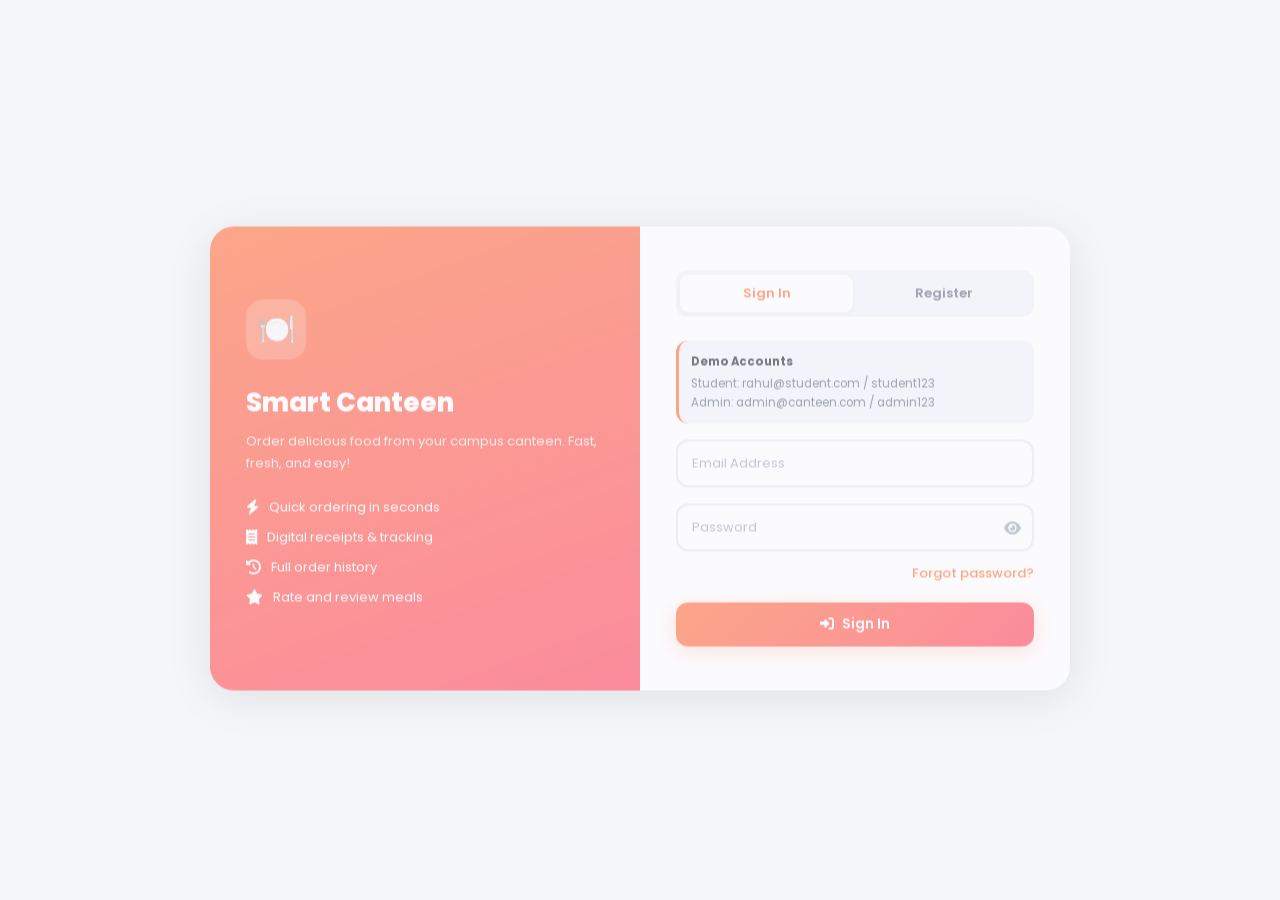
<file: frontend/wallet.html>
<!DOCTYPE html><html><head><meta charset="UTF-8"><meta http-equiv="refresh" content="0;url=transactions.html"><title>Redirecting…</title></head><body>Redirecting to <a href="transactions.html">Order History</a>…</body></html>
</file>
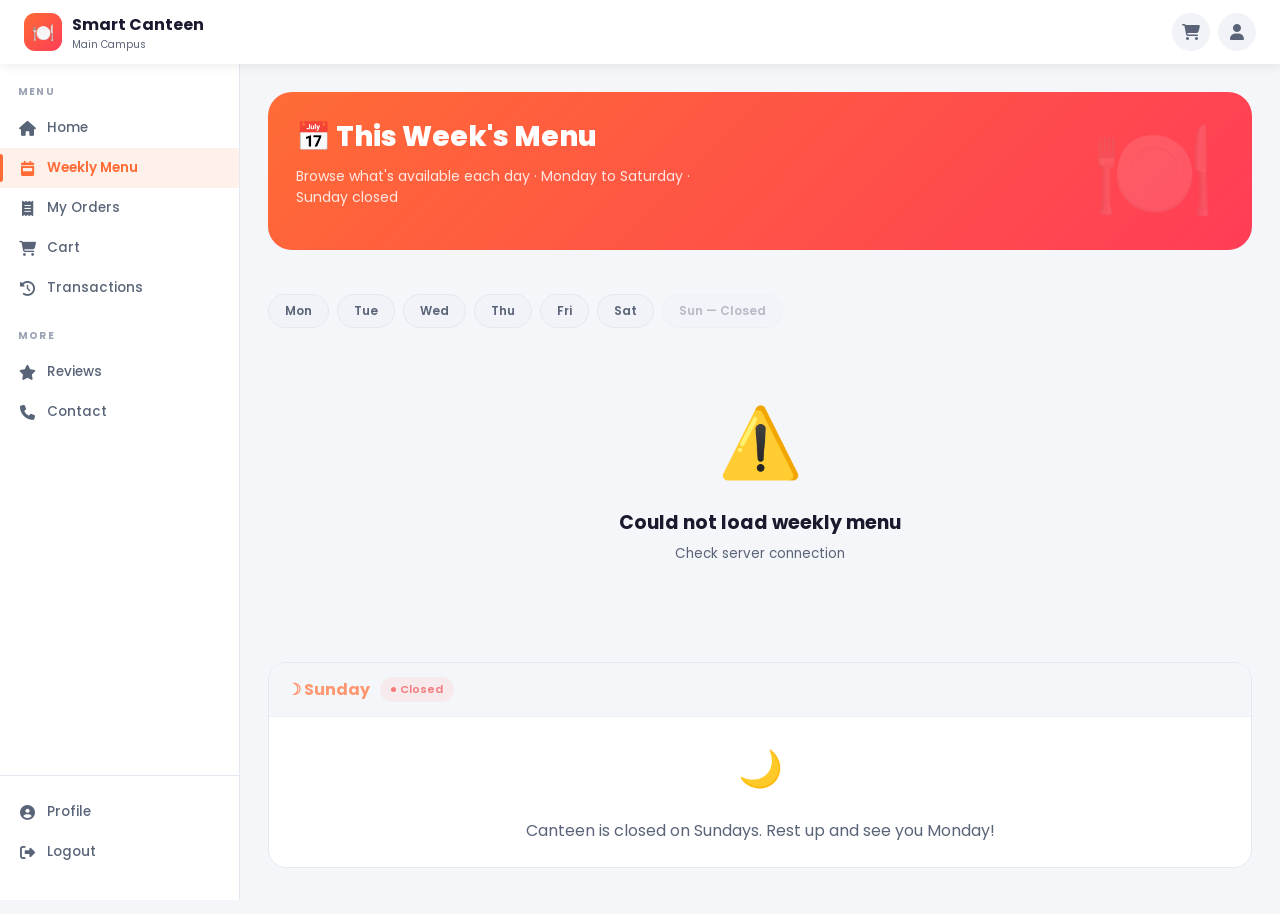
<file: frontend/weekly-menu.html>
<!DOCTYPE html>
<html lang="en">
<head>
<meta charset="UTF-8"><meta name="viewport" content="width=device-width,initial-scale=1">
<title>Weekly Menu – Smart Canteen</title>
<link rel="stylesheet" href="css/style.css">
<link rel="stylesheet" href="https://cdnjs.cloudflare.com/ajax/libs/font-awesome/6.4.0/css/all.min.css">
</head>
<body data-page="weekly-menu">
<div id="toast-wrap"></div>

<!-- NAVBAR -->
<nav class="navbar">
  <a class="nav-brand" href="index.html">
    <div class="nav-logo">🍽️</div>
    <div><div class="nav-title">Smart Canteen</div><div class="nav-subtitle">Main Campus</div></div>
  </a>
  <div class="nav-right">
    <span id="nav-user-name" class="nav-user-name hidden-mobile"></span>
    <a class="nav-btn" href="cart.html" title="Cart">
      <i class="fas fa-shopping-cart"></i>
      <span class="nav-badge cart-badge" style="display:none">0</span>
    </a>
    <a class="nav-btn" href="profile.html" title="Profile"><i class="fas fa-user"></i></a>
    <button class="hamburger" id="hamburger" aria-label="Menu">
      <span></span><span></span><span></span>
    </button>
  </div>
</nav>

<div class="app-body">
  <!-- SIDEBAR -->
  <aside class="sidebar" id="sidebar">
    <div class="sidebar-inner">
      <div class="sidebar-group">
        <div class="sidebar-label">Menu</div>
        <div class="sidebar-item" data-href="index.html"><i class="fas fa-home"></i> Home</div>
        <div class="sidebar-item active" data-href="weekly-menu.html"><i class="fas fa-calendar-week"></i> Weekly Menu</div>
        <div class="sidebar-item" data-href="orders.html"><i class="fas fa-receipt"></i> My Orders</div>
        <div class="sidebar-item" data-href="cart.html"><i class="fas fa-shopping-cart"></i> Cart <span class="sidebar-badge cart-badge" style="display:none">0</span></div>
        <div class="sidebar-item" data-href="transactions.html"><i class="fas fa-history"></i> Transactions</div>
      </div>
      <div class="sidebar-group">
        <div class="sidebar-label">More</div>
        <div class="sidebar-item" data-href="reviews.html"><i class="fas fa-star"></i> Reviews</div>
        <div class="sidebar-item" data-href="contact.html"><i class="fas fa-phone"></i> Contact</div>
      </div>
    </div>
    <div class="sidebar-footer">
      <div class="sidebar-item" data-href="profile.html"><i class="fas fa-user-circle"></i> Profile</div>
      <div class="sidebar-item" onclick="logout()"><i class="fas fa-sign-out-alt"></i> Logout</div>
    </div>
  </aside>
  <div class="sidebar-backdrop" id="sidebar-backdrop"></div>

  <!-- MAIN -->
  <main class="main-content">

    <!-- Header -->
    <div class="hero-banner" style="padding:24px 28px">
      <h1 style="font-size:clamp(20px,4vw,28px)">📅 This Week's Menu</h1>
      <p>Browse what's available each day · Monday to Saturday · Sunday closed</p>
    </div>

    <!-- Day pills / quick jump -->
    <div style="display:flex;gap:8px;flex-wrap:wrap;padding:16px 0 8px">
      <span id="wm-today-chip" style="display:none" class="badge completed" style="font-size:12px;padding:6px 14px">
        <i class="fas fa-star"></i> Today
      </span>
      <a class="wm-day-pill" href="#day-Monday">Mon</a>
      <a class="wm-day-pill" href="#day-Tuesday">Tue</a>
      <a class="wm-day-pill" href="#day-Wednesday">Wed</a>
      <a class="wm-day-pill" href="#day-Thursday">Thu</a>
      <a class="wm-day-pill" href="#day-Friday">Fri</a>
      <a class="wm-day-pill" href="#day-Saturday">Sat</a>
      <span class="wm-day-pill" style="opacity:.4;cursor:default">Sun — Closed</span>
    </div>

    <!-- Days container -->
    <div id="weekly-menu-container">
      <div class="empty-state"><i class="fas fa-spinner spin" style="font-size:28px"></i><p>Loading weekly menu…</p></div>
    </div>

    <!-- Sunday closed card -->
    <div class="wm-day-section" id="day-Sunday" style="margin-top:20px">
      <div class="wm-day-header wm-closed-header">
        <div class="wm-day-name">☽ Sunday</div>
        <div class="badge cancelled">Closed</div>
      </div>
      <div class="wm-closed-msg">
        <div class="empty-icon" style="font-size:36px">🌙</div>
        <p>Canteen is closed on Sundays. Rest up and see you Monday!</p>
      </div>
    </div>

  </main>
</div>

<!-- Item Detail Modal (re-used from home) -->
<div class="dialog-overlay" id="item-modal">
  <div class="dialog">
    <div id="item-detail-body"></div>
    <button class="btn btn-ghost" style="margin-top:12px" onclick="closeModal('item-modal')">Close</button>
  </div>
</div>

<script src="js/main.js"></script>
</body>
</html>
</file>
<file: frontend/css/style.css>
/* ==========================================================
   Smart Canteen – Complete Redesign
   Clean Web Layout · No Bottom Nav · Sidebar-first
   ========================================================== */
@import url("https://fonts.googleapis.com/css2?family=Poppins:wght@300;400;500;600;700;800;900&display=swap");

:root {
  --primary: #ff6b35;
  --primary-dark: #e5541e;
  --primary-soft: rgba(255, 107, 53, 0.1);
  --accent: #ff3d57;
  --success: #22c55e;
  --warning: #f59e0b;
  --danger: #ef4444;
  --info: #3b82f6;
  --purple: #8b5cf6;

  --bg: #f5f6fa;
  --surface: #ffffff;
  --surface2: #f1f3f8;
  --border: #e4e8f0;

  --text: #1a1a2e;
  --text-2: #5a6478;
  --text-3: #9ba3b5;

  --shadow-xs: 0 1px 4px rgba(0, 0, 0, 0.06);
  --shadow-sm: 0 2px 10px rgba(0, 0, 0, 0.08);
  --shadow-md: 0 4px 24px rgba(0, 0, 0, 0.12);
  --shadow-lg: 0 8px 48px rgba(0, 0, 0, 0.16);
  --shadow-p: 0 4px 20px rgba(255, 107, 53, 0.3);

  --r-sm: 8px;
  --r-md: 12px;
  --r-lg: 18px;
  --r-xl: 24px;
  --r-2xl: 36px;

  --font: "Poppins", sans-serif;
  --ease: 0.2s ease;
  --ease-b: 0.4s cubic-bezier(0.34, 1.56, 0.64, 1);
  --nav-h: 64px;
  --side-w: 240px;
}

[data-theme="dark"] {
  --bg: #0d1117;
  --surface: #161b22;
  --surface2: #21262d;
  --border: #30363d;
  --text: #e6edf3;
  --text-2: #8b949e;
  --text-3: #484f58;
  --shadow-sm: 0 2px 10px rgba(0, 0, 0, 0.3);
  --shadow-md: 0 4px 24px rgba(0, 0, 0, 0.4);
}

/* ── Reset ── */
*,
*::before,
*::after {
  box-sizing: border-box;
  margin: 0;
  padding: 0;
}
html {
  scroll-behavior: smooth;
  font-size: 16px;
}
body {
  font-family: var(--font);
  background: var(--bg);
  color: var(--text);
  min-height: 100vh;
  transition:
    background var(--ease),
    color var(--ease);
}
a {
  text-decoration: none;
  color: inherit;
}
button {
  border: none;
  cursor: pointer;
  font-family: var(--font);
  background: none;
}
img {
  max-width: 100%;
  display: block;
}
ul {
  list-style: none;
}
input,
select,
textarea {
  font-family: var(--font);
}
textarea {
  resize: vertical;
}

/* ── Animations ── */
@keyframes fadeIn {
  from {
    opacity: 0;
  }
  to {
    opacity: 1;
  }
}
@keyframes fadeUp {
  from {
    opacity: 0;
    transform: translateY(20px);
  }
  to {
    opacity: 1;
    transform: translateY(0);
  }
}
@keyframes slideR {
  from {
    opacity: 0;
    transform: translateX(-20px);
  }
  to {
    opacity: 1;
    transform: translateX(0);
  }
}
@keyframes bounceIn {
  0% {
    transform: scale(0);
  }
  55% {
    transform: scale(1.2);
  }
  100% {
    transform: scale(1);
  }
}
@keyframes spin {
  to {
    transform: rotate(360deg);
  }
}
@keyframes pulse {
  0%,
  100% {
    transform: scale(1);
  }
  50% {
    transform: scale(1.04);
  }
}
@keyframes shimmer {
  0% {
    background-position: -200% 0;
  }
  100% {
    background-position: 200% 0;
  }
}
@keyframes toastIn {
  from {
    opacity: 0;
    transform: translateY(10px);
  }
  to {
    opacity: 1;
    transform: translateY(0);
  }
}
@keyframes toastOut {
  to {
    opacity: 0;
    transform: translateY(10px);
  }
}
@keyframes splash {
  0% {
    transform: scale(0) rotate(-10deg);
    opacity: 0;
  }
  60% {
    transform: scale(1.1) rotate(3deg);
    opacity: 1;
  }
  100% {
    transform: scale(1) rotate(0);
    opacity: 1;
  }
}

/* ══ SPLASH ════════════════════════════════════════════════ */
#splash {
  position: fixed;
  inset: 0;
  z-index: 9999;
  background: linear-gradient(135deg, var(--primary), var(--accent));
  display: none;
  flex-direction: column;
  align-items: center;
  justify-content: center;
  transition:
    opacity 0.6s ease,
    transform 0.6s ease;
}
#splash.visible {
  display: flex;
}
#splash.hide {
  opacity: 0;
  pointer-events: none;
  transform: scale(1.03);
}
.splash-icon {
  width: 96px;
  height: 96px;
  background: rgba(255, 255, 255, 0.2);
  border-radius: 26px;
  display: flex;
  align-items: center;
  justify-content: center;
  font-size: 48px;
  margin-bottom: 20px;
  animation: splash 0.8s ease;
  box-shadow: 0 12px 40px rgba(0, 0, 0, 0.2);
  backdrop-filter: blur(10px);
}
.splash-title {
  color: #fff;
  font-size: 28px;
  font-weight: 800;
  animation: fadeUp 0.6s 0.3s both;
}
.splash-sub {
  color: rgba(255, 255, 255, 0.8);
  font-size: 13px;
  margin-top: 4px;
  animation: fadeUp 0.6s 0.5s both;
}
.splash-ring {
  margin-top: 48px;
  width: 44px;
  height: 44px;
  border: 4px solid rgba(255, 255, 255, 0.3);
  border-top-color: #fff;
  border-radius: 50%;
  animation:
    spin 0.8s linear infinite,
    fadeUp 0.6s 0.7s both;
}

/* ══ NAVBAR ════════════════════════════════════════════════ */
.navbar {
  position: sticky;
  top: 0;
  z-index: 300;
  background: var(--surface);
  height: var(--nav-h);
  display: flex;
  align-items: center;
  padding: 0 24px;
  box-shadow: var(--shadow-sm);
  transition: background var(--ease);
}
.nav-brand {
  display: flex;
  align-items: center;
  gap: 10px;
  text-decoration: none;
  min-width: var(--side-w);
  padding-right: 16px;
}
.nav-logo {
  width: 38px;
  height: 38px;
  background: linear-gradient(135deg, var(--primary), var(--accent));
  border-radius: 11px;
  display: flex;
  align-items: center;
  justify-content: center;
  font-size: 18px;
  color: #fff;
  flex-shrink: 0;
}
.nav-title {
  font-size: 16px;
  font-weight: 700;
  color: var(--text);
}
.nav-subtitle {
  font-size: 10px;
  color: var(--text-2);
}

.nav-center {
  flex: 1;
  padding: 0 24px;
}
.nav-search {
  display: flex;
  align-items: center;
  gap: 10px;
  background: var(--surface2);
  border: 2px solid var(--border);
  border-radius: 50px;
  padding: 8px 16px;
  max-width: 380px;
  transition: all var(--ease);
}
.nav-search:focus-within {
  border-color: var(--primary);
  box-shadow: 0 0 0 3px var(--primary-soft);
  background: var(--surface);
}
.nav-search input {
  flex: 1;
  border: none;
  background: transparent;
  outline: none;
  font-size: 14px;
  color: var(--text);
}
.nav-search input::placeholder {
  color: var(--text-3);
}
.nav-search i {
  color: var(--text-3);
  font-size: 14px;
}

.nav-right {
  display: flex;
  align-items: center;
  gap: 8px;
  margin-left: auto;
}
.nav-btn {
  position: relative;
  width: 38px;
  height: 38px;
  background: var(--surface2);
  border-radius: 50%;
  display: flex;
  align-items: center;
  justify-content: center;
  color: var(--text-2);
  font-size: 16px;
  transition: all var(--ease);
}
.nav-btn:hover {
  background: var(--primary);
  color: #fff;
  transform: scale(1.06);
}
.nav-badge {
  position: absolute;
  top: -2px;
  right: -2px;
  min-width: 17px;
  height: 17px;
  background: var(--accent);
  border-radius: 9px;
  font-size: 9px;
  font-weight: 700;
  color: #fff;
  display: flex;
  align-items: center;
  justify-content: center;
  padding: 0 3px;
  animation: bounceIn 0.3s ease;
}
.nav-user-name {
  font-size: 13px;
  font-weight: 600;
  color: var(--text);
  white-space: nowrap;
}

.hamburger {
  display: none;
  flex-direction: column;
  gap: 5px;
  padding: 6px;
}
.hamburger span {
  display: block;
  width: 20px;
  height: 2px;
  background: var(--text-2);
  border-radius: 2px;
  transition: all var(--ease);
}

/* ══ SIDEBAR ════════════════════════════════════════════════ */
.app-body {
  display: flex;
  min-height: calc(100vh - var(--nav-h));
}
.sidebar {
  width: var(--side-w);
  flex-shrink: 0;
  background: var(--surface);
  border-right: 1px solid var(--border);
  padding: 20px 0;
  position: sticky;
  top: var(--nav-h);
  height: calc(100vh - var(--nav-h));
  overflow-y: auto;
  transition:
    transform var(--ease),
    background var(--ease);
  display: flex;
  flex-direction: column;
}
.sidebar-inner {
  flex: 1;
}
.sidebar-footer {
  padding: 16px 0 8px;
  border-top: 1px solid var(--border);
}
.main-content {
  flex: 1;
  min-width: 0;
  padding: 28px;
}

.sidebar-group {
  margin-bottom: 20px;
}
.sidebar-label {
  font-size: 10px;
  font-weight: 700;
  text-transform: uppercase;
  letter-spacing: 1.2px;
  color: var(--text-3);
  padding: 0 18px 8px;
}
.sidebar-item {
  display: flex;
  align-items: center;
  gap: 11px;
  padding: 10px 18px;
  color: var(--text-2);
  font-size: 13.5px;
  font-weight: 500;
  cursor: pointer;
  transition: all var(--ease);
  position: relative;
}
.sidebar-item i {
  width: 18px;
  text-align: center;
  font-size: 15px;
}
.sidebar-item:hover {
  color: var(--primary);
  background: var(--primary-soft);
}
.sidebar-item.active {
  color: var(--primary);
  background: var(--primary-soft);
  font-weight: 600;
}
.sidebar-item.active::before {
  content: "";
  position: absolute;
  left: 0;
  top: 6px;
  bottom: 6px;
  width: 3px;
  background: var(--primary);
  border-radius: 0 3px 3px 0;
}
.sidebar-badge {
  margin-left: auto;
  min-width: 19px;
  height: 19px;
  background: var(--primary);
  color: #fff;
  border-radius: 10px;
  font-size: 10px;
  font-weight: 700;
  display: flex;
  align-items: center;
  justify-content: center;
  padding: 0 5px;
}
.sidebar-divider {
  height: 1px;
  background: var(--border);
  margin: 8px 16px;
}

/* ══ HERO BANNER ════════════════════════════════════════════ */
.hero-banner {
  background: linear-gradient(135deg, var(--primary) 0%, var(--accent) 100%);
  border-radius: var(--r-xl);
  padding: 40px 44px;
  color: #fff;
  position: relative;
  overflow: hidden;
  margin-bottom: 28px;
  animation: fadeUp 0.5s ease;
}
.hero-banner::before {
  content: "🍽️";
  position: absolute;
  right: 36px;
  top: 50%;
  transform: translateY(-50%);
  font-size: 100px;
  opacity: 0.12;
  pointer-events: none;
}
.hero-banner h1 {
  font-size: 28px;
  font-weight: 800;
  margin-bottom: 8px;
}
.hero-banner p {
  font-size: 14px;
  opacity: 0.85;
  margin-bottom: 18px;
  max-width: 400px;
}
.hero-chip {
  display: inline-flex;
  align-items: center;
  gap: 6px;
  background: rgba(255, 255, 255, 0.2);
  padding: 7px 16px;
  border-radius: 50px;
  font-size: 12px;
  font-weight: 600;
  backdrop-filter: blur(8px);
}

/* ══ FILTERS ════════════════════════════════════════════════ */
.filters-bar {
  display: flex;
  gap: 8px;
  flex-wrap: wrap;
  margin-bottom: 24px;
  animation: fadeUp 0.4s 0.1s both;
}
.filter-chip {
  display: flex;
  align-items: center;
  gap: 5px;
  padding: 8px 16px;
  background: var(--surface);
  border: 2px solid var(--border);
  border-radius: 50px;
  font-size: 12.5px;
  font-weight: 500;
  color: var(--text-2);
  cursor: pointer;
  transition: all var(--ease);
  white-space: nowrap;
}
.filter-chip:hover {
  border-color: var(--primary);
  color: var(--primary);
  transform: translateY(-1px);
}
.filter-chip.active {
  background: var(--primary);
  border-color: var(--primary);
  color: #fff;
  box-shadow: var(--shadow-p);
}

/* ══ MENU GRID ══════════════════════════════════════════════ */
.section-header {
  display: flex;
  align-items: center;
  justify-content: space-between;
  margin-bottom: 18px;
}
.section-title {
  font-size: 19px;
  font-weight: 700;
}
.section-count {
  color: var(--primary);
  font-weight: 600;
  font-size: 15px;
}
.section-link {
  font-size: 13px;
  color: var(--primary);
  font-weight: 500;
  cursor: pointer;
}

.menu-grid {
  display: grid;
  grid-template-columns: repeat(auto-fill, minmax(220px, 1fr));
  gap: 18px;
  animation: fadeUp 0.5s 0.2s both;
}
.food-card {
  background: var(--surface);
  border-radius: var(--r-lg);
  overflow: hidden;
  border: 1px solid var(--border);
  box-shadow: var(--shadow-xs);
  cursor: pointer;
  transition:
    transform var(--ease),
    box-shadow var(--ease);
  animation: fadeUp 0.4s ease both;
}
.food-card:hover {
  transform: translateY(-5px);
  box-shadow: var(--shadow-md);
}
.card-img-wrap {
  position: relative;
  width: 100%;
  aspect-ratio: 4/3;
  overflow: hidden;
  background: var(--surface2);
}
.card-img-wrap img {
  width: 100%;
  height: 100%;
  object-fit: cover;
  transition: transform 0.4s ease;
}
.food-card:hover .card-img-wrap img {
  transform: scale(1.06);
}
.card-img-placeholder {
  width: 100%;
  height: 100%;
  background: linear-gradient(135deg, #ffb085, var(--primary));
  display: flex;
  align-items: center;
  justify-content: center;
  font-size: 48px;
}
.card-badge {
  position: absolute;
  top: 9px;
  left: 9px;
  padding: 3px 9px;
  border-radius: 20px;
  font-size: 10px;
  font-weight: 600;
  text-transform: uppercase;
  backdrop-filter: blur(8px);
}
.card-badge.avail {
  background: rgba(34, 197, 94, 0.9);
  color: #fff;
}
.card-badge.unavail {
  background: rgba(239, 68, 68, 0.9);
  color: #fff;
}
.card-fav {
  position: absolute;
  top: 9px;
  right: 9px;
  width: 28px;
  height: 28px;
  background: rgba(255, 255, 255, 0.9);
  border-radius: 50%;
  display: flex;
  align-items: center;
  justify-content: center;
  font-size: 13px;
  color: var(--text-3);
  transition: all var(--ease);
  cursor: pointer;
}
.card-fav:hover {
  color: var(--accent);
  transform: scale(1.12);
}
.card-fav.loved {
  color: var(--accent);
}
.card-body {
  padding: 13px;
}
.card-cat {
  font-size: 10px;
  color: var(--text-3);
  font-weight: 600;
  text-transform: uppercase;
  letter-spacing: 0.5px;
  margin-bottom: 3px;
}
.card-name {
  font-size: 13.5px;
  font-weight: 600;
  margin-bottom: 5px;
  line-height: 1.4;
  display: -webkit-box;
  -webkit-line-clamp: 2;
  -webkit-box-orient: vertical;
  overflow: hidden;
}
.card-stars {
  display: flex;
  align-items: center;
  gap: 2px;
  margin-bottom: 9px;
}
.card-stars i {
  font-size: 10px;
  color: var(--warning);
}
.card-stars span {
  font-size: 10px;
  color: var(--text-2);
  margin-left: 2px;
}
.card-footer {
  display: flex;
  align-items: center;
  justify-content: space-between;
}
.card-price {
  font-size: 16px;
  font-weight: 700;
  color: var(--primary);
}
.card-time {
  font-size: 10px;
  color: var(--text-3);
  display: flex;
  align-items: center;
  gap: 3px;
}
.add-btn {
  width: 32px;
  height: 32px;
  background: var(--primary);
  border-radius: 9px;
  color: #fff;
  display: flex;
  align-items: center;
  justify-content: center;
  font-size: 17px;
  transition: all var(--ease-b);
}
.add-btn:hover {
  transform: scale(1.16);
  background: var(--primary-dark);
}
.add-btn.added {
  animation: bounceIn 0.3s ease;
  background: var(--success);
}
.add-btn:disabled {
  opacity: 0.4;
  cursor: not-allowed;
}

/* ══ STATS GRID ═════════════════════════════════════════════ */
.stats-grid {
  display: grid;
  grid-template-columns: repeat(4, 1fr);
  gap: 18px;
  margin-bottom: 28px;
  animation: fadeUp 0.5s ease;
}
.stat-card {
  background: var(--surface);
  border-radius: var(--r-lg);
  padding: 22px;
  border: 1px solid var(--border);
  box-shadow: var(--shadow-xs);
  transition:
    transform var(--ease),
    box-shadow var(--ease);
}
.stat-card:hover {
  transform: translateY(-3px);
  box-shadow: var(--shadow-md);
}
.stat-icon-wrap {
  width: 48px;
  height: 48px;
  border-radius: 13px;
  display: flex;
  align-items: center;
  justify-content: center;
  font-size: 20px;
  margin-bottom: 14px;
}
.stat-icon-wrap.orange {
  background: var(--primary-soft);
  color: var(--primary);
}
.stat-icon-wrap.green {
  background: rgba(34, 197, 94, 0.1);
  color: var(--success);
}
.stat-icon-wrap.blue {
  background: rgba(59, 130, 246, 0.1);
  color: var(--info);
}
.stat-icon-wrap.yellow {
  background: rgba(245, 158, 11, 0.1);
  color: var(--warning);
}
.stat-icon-wrap.purple {
  background: rgba(139, 92, 246, 0.1);
  color: var(--purple);
}
.stat-num {
  font-size: 28px;
  font-weight: 800;
  margin-bottom: 3px;
}
.stat-label {
  font-size: 12px;
  color: var(--text-2);
  font-weight: 500;
}
.stat-trend {
  font-size: 11px;
  margin-top: 8px;
  display: flex;
  align-items: center;
  gap: 4px;
}
.stat-trend.up {
  color: var(--success);
}
.stat-trend.down {
  color: var(--danger);
}

/* ══ AUTH ═══════════════════════════════════════════════════ */
.auth-page {
  min-height: 100vh;
  display: flex;
  align-items: center;
  justify-content: center;
  background: var(--bg);
  padding: 20px;
}
.auth-container {
  display: grid;
  grid-template-columns: 1fr 1fr;
  max-width: 860px;
  width: 100%;
  background: var(--surface);
  border-radius: var(--r-xl);
  overflow: hidden;
  box-shadow: var(--shadow-lg);
  animation: fadeUp 0.5s ease;
}
.auth-left {
  background: linear-gradient(160deg, var(--primary), var(--accent));
  padding: 48px 36px;
  display: flex;
  flex-direction: column;
  justify-content: center;
  color: #fff;
}
.auth-left-logo {
  width: 60px;
  height: 60px;
  background: rgba(255, 255, 255, 0.2);
  border-radius: 17px;
  display: flex;
  align-items: center;
  justify-content: center;
  font-size: 30px;
  margin-bottom: 24px;
}
.auth-left h1 {
  font-size: 26px;
  font-weight: 800;
  margin-bottom: 8px;
}
.auth-left p {
  font-size: 13px;
  opacity: 0.85;
  line-height: 1.7;
  margin-bottom: 22px;
}
.auth-feature {
  display: flex;
  align-items: center;
  gap: 10px;
  font-size: 13px;
  margin-bottom: 10px;
}
.auth-feature i {
  font-size: 15px;
}

.auth-right {
  padding: 44px 36px;
  display: flex;
  flex-direction: column;
  justify-content: center;
}
.auth-tabs {
  display: flex;
  gap: 4px;
  background: var(--surface2);
  border-radius: 11px;
  padding: 4px;
  margin-bottom: 24px;
}
.auth-tab {
  flex: 1;
  padding: 9px;
  border-radius: 9px;
  font-size: 13px;
  font-weight: 600;
  color: var(--text-2);
  transition: all var(--ease);
  cursor: pointer;
  text-align: center;
}
.auth-tab.active {
  background: var(--surface);
  color: var(--primary);
  box-shadow: var(--shadow-xs);
}

.form-group {
  position: relative;
  margin-bottom: 16px;
}
.form-input {
  width: 100%;
  padding: 12px 14px;
  border: 2px solid var(--border);
  border-radius: var(--r-md);
  font-size: 13.5px;
  background: var(--surface);
  color: var(--text);
  outline: none;
  transition: all var(--ease);
}
.form-input:focus {
  border-color: var(--primary);
  box-shadow: 0 0 0 3px var(--primary-soft);
}
.form-input.has-right {
  padding-right: 44px;
}
.form-label {
  position: absolute;
  left: 12px;
  top: 50%;
  transform: translateY(-50%);
  font-size: 13px;
  color: var(--text-3);
  pointer-events: none;
  transition: all var(--ease);
  background: var(--surface);
  padding: 0 4px;
}
.form-group input:focus ~ .form-label,
.form-group input:not(:placeholder-shown) ~ .form-label,
.form-group select:focus ~ .form-label {
  top: 0;
  font-size: 11px;
  color: var(--primary);
}
.form-error {
  font-size: 11px;
  color: var(--danger);
  margin-top: 4px;
  display: none;
}
.form-group.error .form-input {
  border-color: var(--danger);
}
.form-group.error .form-error {
  display: block;
}
.input-right-icon {
  position: absolute;
  right: 13px;
  top: 50%;
  transform: translateY(-50%);
  color: var(--text-3);
  cursor: pointer;
  font-size: 15px;
  transition: color var(--ease);
}
.input-right-icon:hover {
  color: var(--primary);
}

.role-picker {
  display: flex;
  gap: 8px;
  margin-bottom: 16px;
}
.role-opt {
  flex: 1;
  display: flex;
  align-items: center;
  justify-content: center;
  gap: 7px;
  padding: 11px;
  border: 2px solid var(--border);
  border-radius: var(--r-md);
  cursor: pointer;
  font-size: 13px;
  font-weight: 500;
  transition: all var(--ease);
}
.role-opt.sel {
  border-color: var(--primary);
  background: var(--primary-soft);
  color: var(--primary);
}
.role-opt input {
  display: none;
}

.demo-box {
  background: var(--surface2);
  border-radius: var(--r-md);
  padding: 12px;
  margin-bottom: 16px;
  font-size: 11.5px;
  color: var(--text-2);
  border-left: 3px solid var(--primary);
  line-height: 1.6;
}
.demo-box strong {
  color: var(--text);
  display: block;
  margin-bottom: 4px;
}

/* ══ BUTTONS ════════════════════════════════════════════════ */
.btn {
  display: inline-flex;
  align-items: center;
  justify-content: center;
  gap: 8px;
  padding: 12px 24px;
  border-radius: var(--r-md);
  font-size: 13.5px;
  font-weight: 600;
  letter-spacing: 0.1px;
  transition: all var(--ease);
  cursor: pointer;
}
.btn-primary {
  background: linear-gradient(135deg, var(--primary), var(--accent));
  color: #fff;
  box-shadow: var(--shadow-p);
  width: 100%;
}
.btn-primary:hover {
  filter: brightness(1.07);
  transform: translateY(-1px);
}
.btn-primary:active {
  transform: scale(0.98);
}
.btn-primary:disabled {
  opacity: 0.5;
  cursor: not-allowed;
  transform: none;
}
.btn-ghost {
  color: var(--text-2);
  background: var(--surface2);
}
.btn-ghost:hover {
  background: var(--border);
}
.btn-danger {
  background: rgba(239, 68, 68, 0.1);
  color: var(--danger);
}
.btn-danger:hover {
  background: var(--danger);
  color: #fff;
}
.btn-sm {
  padding: 8px 16px;
  font-size: 12.5px;
}
.btn-outline {
  border: 2px solid var(--primary);
  color: var(--primary);
  background: transparent;
}
.btn-outline:hover {
  background: var(--primary);
  color: #fff;
}

/* ══ CART ═══════════════════════════════════════════════════ */
.cart-layout {
  display: grid;
  grid-template-columns: 1fr 340px;
  gap: 24px;
  align-items: start;
}
.cart-list {
  display: flex;
  flex-direction: column;
  gap: 12px;
}
.cart-item {
  background: var(--surface);
  border: 1px solid var(--border);
  border-radius: var(--r-lg);
  padding: 16px;
  display: flex;
  gap: 14px;
  align-items: center;
  box-shadow: var(--shadow-xs);
  animation: fadeUp 0.3s ease both;
}
.cart-thumb {
  width: 72px;
  height: 72px;
  border-radius: var(--r-md);
  object-fit: cover;
  flex-shrink: 0;
  background: var(--surface2);
}
.cart-info {
  flex: 1;
  min-width: 0;
}
.cart-name {
  font-size: 14px;
  font-weight: 600;
  margin-bottom: 3px;
}
.cart-meta {
  font-size: 11px;
  color: var(--text-2);
  margin-bottom: 8px;
}
.cart-price {
  font-size: 15px;
  font-weight: 700;
  color: var(--primary);
}
.qty-ctrl {
  display: flex;
  align-items: center;
  gap: 9px;
  margin-top: 7px;
}
.qty-btn {
  width: 28px;
  height: 28px;
  background: var(--surface2);
  border-radius: 7px;
  display: flex;
  align-items: center;
  justify-content: center;
  font-size: 15px;
  font-weight: 700;
  transition: all var(--ease);
}
.qty-btn:hover {
  background: var(--primary);
  color: #fff;
}
.qty-num {
  font-size: 14px;
  font-weight: 700;
  min-width: 22px;
  text-align: center;
}
.cart-del {
  width: 34px;
  height: 34px;
  border-radius: 9px;
  background: rgba(239, 68, 68, 0.1);
  color: var(--danger);
  display: flex;
  align-items: center;
  justify-content: center;
  font-size: 15px;
  transition: all var(--ease);
  flex-shrink: 0;
}
.cart-del:hover {
  background: var(--danger);
  color: #fff;
}

.cart-summary {
  background: var(--surface);
  border: 1px solid var(--border);
  border-radius: var(--r-lg);
  padding: 22px;
  box-shadow: var(--shadow-xs);
  position: sticky;
  top: calc(var(--nav-h)+20px);
}
.summary-title {
  font-size: 16px;
  font-weight: 700;
  margin-bottom: 18px;
}
.summary-row {
  display: flex;
  justify-content: space-between;
  padding: 9px 0;
  font-size: 13.5px;
  color: var(--text-2);
  border-bottom: 1px solid var(--border);
}
.summary-row:last-of-type {
  border-bottom: none;
}
.summary-row.total {
  font-size: 17px;
  font-weight: 700;
  color: var(--text);
  margin-top: 8px;
  padding-top: 14px;
  border-top: 2px dashed var(--border);
  border-bottom: none;
}
.summary-row.total span:last-child {
  color: var(--primary);
}
.checkout-btn {
  margin-top: 18px;
  background: linear-gradient(135deg, var(--primary), var(--accent));
  color: #fff;
  width: 100%;
  padding: 14px;
  border-radius: var(--r-md);
  font-size: 14px;
  font-weight: 700;
  display: flex;
  align-items: center;
  justify-content: center;
  gap: 8px;
  box-shadow: var(--shadow-p);
  transition: all var(--ease);
}
.checkout-btn:hover {
  transform: translateY(-2px);
  box-shadow: 0 8px 24px rgba(255, 107, 53, 0.4);
}
.coupon-box {
  margin-top: 14px;
  display: flex;
  gap: 7px;
}
.coupon-input {
  flex: 1;
  padding: 9px 13px;
  border: 2px dashed var(--border);
  border-radius: var(--r-md);
  background: var(--surface2);
  font-size: 13px;
  color: var(--text);
  outline: none;
}
.coupon-apply {
  padding: 9px 14px;
  background: var(--surface2);
  border-radius: var(--r-md);
  font-size: 12.5px;
  font-weight: 600;
  color: var(--primary);
  transition: all var(--ease);
}
.coupon-apply:hover {
  background: var(--primary-soft);
}

/* ══ ORDERS ═════════════════════════════════════════════════ */
.orders-grid {
  display: grid;
  grid-template-columns: repeat(auto-fill, minmax(320px, 1fr));
  gap: 18px;
}
.order-card {
  background: var(--surface);
  border: 1px solid var(--border);
  border-radius: var(--r-lg);
  padding: 18px;
  box-shadow: var(--shadow-xs);
  animation: fadeUp 0.4s ease both;
  transition:
    transform var(--ease),
    box-shadow var(--ease);
  cursor: pointer;
}
.order-card:hover {
  transform: translateY(-3px);
  box-shadow: var(--shadow-md);
}
.order-head {
  display: flex;
  justify-content: space-between;
  align-items: flex-start;
  margin-bottom: 12px;
}
.order-id {
  font-size: 13px;
  font-weight: 600;
  color: var(--text-2);
}
.order-date {
  font-size: 11px;
  color: var(--text-3);
  margin-top: 2px;
}

/* STATUS BADGES */
.badge {
  display: inline-flex;
  align-items: center;
  gap: 4px;
  padding: 4px 11px;
  border-radius: 20px;
  font-size: 11px;
  font-weight: 600;
}
.badge::before {
  content: "";
  width: 5px;
  height: 5px;
  border-radius: 50%;
  display: block;
}
.badge.pending {
  background: rgba(245, 158, 11, 0.1);
  color: var(--warning);
}
.badge.pending::before {
  background: var(--warning);
}
.badge.confirmed {
  background: rgba(59, 130, 246, 0.1);
  color: var(--info);
}
.badge.confirmed::before {
  background: var(--info);
}
.badge.preparing {
  background: var(--primary-soft);
  color: var(--primary);
}
.badge.preparing::before {
  background: var(--primary);
}
.badge.ready {
  background: rgba(139, 92, 246, 0.1);
  color: var(--purple);
}
.badge.ready::before {
  background: var(--purple);
}
.badge.completed {
  background: rgba(34, 197, 94, 0.1);
  color: var(--success);
}
.badge.completed::before {
  background: var(--success);
}
.badge.cancelled {
  background: rgba(239, 68, 68, 0.1);
  color: var(--danger);
}
.badge.cancelled::before {
  background: var(--danger);
}

/* PROGRESS */
.order-progress {
  margin: 12px 0;
}
.prog-steps {
  display: flex;
  align-items: center;
}
.prog-step {
  flex: 1;
  display: flex;
  flex-direction: column;
  align-items: center;
  position: relative;
  z-index: 1;
}
.prog-dot {
  width: 24px;
  height: 24px;
  border-radius: 50%;
  background: var(--surface2);
  border: 2px solid var(--border);
  display: flex;
  align-items: center;
  justify-content: center;
  font-size: 10px;
  color: var(--text-3);
  transition: all var(--ease);
}
.prog-dot.done {
  background: var(--success);
  border-color: var(--success);
  color: #fff;
}
.prog-dot.active {
  background: var(--primary);
  border-color: var(--primary);
  color: #fff;
  animation: pulse 1.4s infinite;
}
.prog-label {
  font-size: 8px;
  margin-top: 4px;
  color: var(--text-3);
  text-align: center;
}
.prog-line {
  flex: 1;
  height: 2px;
  background: var(--border);
  margin-top: -14px;
  transition: background var(--ease);
}
.prog-line.done {
  background: var(--success);
}

.order-items-text {
  font-size: 12.5px;
  color: var(--text-2);
  margin-bottom: 12px;
  line-height: 1.5;
}
.order-foot {
  display: flex;
  justify-content: space-between;
  align-items: center;
}
.order-total {
  font-size: 16px;
  font-weight: 700;
  color: var(--primary);
}
.order-token {
  background: linear-gradient(135deg, var(--primary), var(--accent));
  color: #fff;
  padding: 4px 12px;
  border-radius: 20px;
  font-size: 12px;
  font-weight: 700;
}

/* ══ ADMIN TABLE ════════════════════════════════════════════ */
.data-table-wrap {
  background: var(--surface);
  border: 1px solid var(--border);
  border-radius: var(--r-lg);
  overflow: hidden;
  box-shadow: var(--shadow-xs);
}
.data-table {
  width: 100%;
  border-collapse: collapse;
  font-size: 13.5px;
}
.data-table th {
  text-align: left;
  padding: 12px 16px;
  background: var(--surface2);
  color: var(--text-2);
  font-size: 11px;
  text-transform: uppercase;
  letter-spacing: 0.6px;
  font-weight: 600;
  border-bottom: 1px solid var(--border);
}
.data-table td {
  padding: 13px 16px;
  border-bottom: 1px solid var(--border);
}
.data-table tr:last-child td {
  border-bottom: none;
}
.data-table tr:hover td {
  background: var(--surface2);
}
.status-select {
  padding: 5px 9px;
  border-radius: 8px;
  font-size: 12px;
  font-weight: 500;
  border: 1px solid var(--border);
  background: var(--surface);
  color: var(--text);
  cursor: pointer;
}
.admin-item {
  display: flex;
  align-items: center;
  gap: 13px;
  background: var(--surface);
  border: 1px solid var(--border);
  border-radius: var(--r-md);
  padding: 13px;
  box-shadow: var(--shadow-xs);
}
.admin-item-thumb {
  width: 54px;
  height: 54px;
  border-radius: var(--r-sm);
  object-fit: cover;
  flex-shrink: 0;
  background: var(--surface2);
}
.admin-item-info {
  flex: 1;
}
.admin-item-name {
  font-size: 13.5px;
  font-weight: 600;
  margin-bottom: 3px;
}
.admin-item-price {
  font-size: 12.5px;
  color: var(--primary);
  font-weight: 600;
}
.admin-item-acts {
  display: flex;
  gap: 6px;
}
.icon-btn {
  width: 32px;
  height: 32px;
  border-radius: 8px;
  display: flex;
  align-items: center;
  justify-content: center;
  font-size: 13px;
  transition: all var(--ease);
}
.icon-btn.edit {
  background: rgba(59, 130, 246, 0.1);
  color: var(--info);
}
.icon-btn.edit:hover {
  background: var(--info);
  color: #fff;
}
.icon-btn.trash {
  background: rgba(239, 68, 68, 0.1);
  color: var(--danger);
}
.icon-btn.trash:hover {
  background: var(--danger);
  color: #fff;
}

/* ══ MODALS ═════════════════════════════════════════════════ */
.overlay {
  position: fixed;
  inset: 0;
  z-index: 500;
  background: rgba(0, 0, 0, 0.5);
  backdrop-filter: blur(4px);
  display: flex;
  align-items: flex-end;
  justify-content: center;
  opacity: 0;
  pointer-events: none;
  transition: opacity var(--ease);
}
.overlay.open {
  opacity: 1;
  pointer-events: all;
}
.sheet {
  background: var(--surface);
  border-radius: var(--r-xl) var(--r-xl) 0 0;
  width: 100%;
  max-width: 520px;
  max-height: 90vh;
  transform: translateY(100%);
  transition: transform 0.35s cubic-bezier(0.32, 0.72, 0, 1);
  overflow: hidden; /* clips the image to rounded corners */
  display: flex;
  flex-direction: column;
}
.sheet-scroll {
  overflow-y: auto; /* only the inner part scrolls */
  padding: 26px;
  flex: 1;
}
.overlay.open .sheet {
  transform: translateY(0);
}
.sheet-handle {
  width: 38px;
  height: 4px;
  background: var(--border);
  border-radius: 2px;
  margin: 0 auto 20px;
}
.sheet-title {
  font-size: 18px;
  font-weight: 700;
  margin-bottom: 20px;
}
.dialog-overlay {
  position: fixed;
  inset: 0;
  z-index: 600;
  background: rgba(0, 0, 0, 0.5);
  backdrop-filter: blur(4px);
  display: flex;
  align-items: center;
  justify-content: center;
  padding: 20px;
  opacity: 0;
  pointer-events: none;
  transition: opacity var(--ease);
}
.dialog-overlay.open {
  opacity: 1;
  pointer-events: all;
}
.dialog {
  background: var(--surface);
  border-radius: var(--r-xl);
  padding: 30px;
  width: 100%;
  max-width: 420px;
  box-shadow: var(--shadow-lg);
  transform: scale(0.92);
  transition: transform var(--ease-b);
  overflow: hidden;
}
.dialog-overlay.open .dialog {
  transform: scale(1);
}
.dialog-title {
  font-size: 19px;
  font-weight: 700;
  margin-bottom: 6px;
}
.dialog-sub {
  font-size: 13px;
  color: var(--text-2);
  margin-bottom: 22px;
}

.pay-methods {
  display: flex;
  flex-direction: column;
  gap: 9px;
  margin-bottom: 18px;
}
.pay-opt {
  display: flex;
  align-items: center;
  gap: 13px;
  padding: 13px 15px;
  border: 2px solid var(--border);
  border-radius: var(--r-md);
  cursor: pointer;
  transition: all var(--ease);
  font-size: 13.5px;
  font-weight: 500;
}
.pay-opt:hover,
.pay-opt.sel {
  border-color: var(--primary);
  background: var(--primary-soft);
  color: var(--primary);
}
.pay-opt i {
  font-size: 19px;
  width: 24px;
  text-align: center;
}

/* ══ TOAST ══════════════════════════════════════════════════ */
#toast-wrap {
  position: fixed;
  bottom: 24px;
  right: 24px;
  z-index: 9000;
  display: flex;
  flex-direction: column;
  gap: 7px;
  align-items: flex-end;
}
.toast {
  display: flex;
  align-items: center;
  gap: 9px;
  padding: 12px 18px;
  border-radius: var(--r-md);
  font-size: 13.5px;
  font-weight: 500;
  box-shadow: var(--shadow-md);
  color: #fff;
  animation:
    toastIn 0.3s ease,
    toastOut 0.4s 2.8s ease forwards;
  min-width: 220px;
}
.toast.success {
  background: #16a34a;
}
.toast.error {
  background: #dc2626;
}
.toast.info {
  background: #2563eb;
}
.toast.default {
  background: #374151;
}

/* ══ EMPTY STATE ════════════════════════════════════════════ */
.empty-state {
  text-align: center;
  padding: 56px 20px;
}
.empty-icon {
  font-size: 68px;
  margin-bottom: 14px;
}
.empty-state h3 {
  font-size: 19px;
  font-weight: 700;
  margin-bottom: 7px;
}
.empty-state p {
  font-size: 13.5px;
  color: var(--text-2);
  margin-bottom: 22px;
}

/* ══ SKELETON ═══════════════════════════════════════════════ */
.skeleton {
  background: linear-gradient(
    90deg,
    var(--surface2) 25%,
    var(--border) 50%,
    var(--surface2) 75%
  );
  background-size: 200% 100%;
  animation: shimmer 1.5s infinite;
  border-radius: var(--r-sm);
}

/* ══ PROFILE PAGE ═══════════════════════════════════════════ */
.profile-hero {
  background: linear-gradient(135deg, var(--primary), var(--accent));
  border-radius: var(--r-xl);
  padding: 32px 36px;
  display: flex;
  align-items: center;
  gap: 22px;
  color: #fff;
  margin-bottom: 24px;
  animation: fadeUp 0.4s ease;
}
.profile-two-col {
  display: grid;
  grid-template-columns: 1fr 1fr;
  gap: 20px;
  margin-bottom: 24px;
}
.profile-stats-grid {
  display: grid;
  grid-template-columns: repeat(3, 1fr);
  gap: 14px;
  margin-bottom: 24px;
}
.profile-avatar {
  width: 80px;
  height: 80px;
  border-radius: 50%;
  background: rgba(255, 255, 255, 0.25);
  display: flex;
  align-items: center;
  justify-content: center;
  font-size: 30px;
  font-weight: 700;
  border: 3px solid rgba(255, 255, 255, 0.4);
  flex-shrink: 0;
  text-transform: uppercase;
}
.profile-info-name {
  font-size: 22px;
  font-weight: 800;
  margin-bottom: 3px;
}
.profile-info-email {
  font-size: 13px;
  opacity: 0.85;
  margin-bottom: 6px;
}
.profile-info-role {
  display: inline-block;
  background: rgba(255, 255, 255, 0.2);
  padding: 3px 13px;
  border-radius: 20px;
  font-size: 11px;
  font-weight: 600;
  text-transform: capitalize;
}
.profile-info-phone {
  font-size: 12px;
  opacity: 0.75;
  margin-top: 4px;
}
.profile-card {
  background: var(--surface);
  border: 1px solid var(--border);
  border-radius: var(--r-lg);
  overflow: hidden;
  box-shadow: var(--shadow-xs);
  margin-bottom: 18px;
}
.profile-card-title {
  font-size: 14px;
  font-weight: 700;
  padding: 16px 18px;
  border-bottom: 1px solid var(--border);
}
.profile-item {
  display: flex;
  align-items: center;
  gap: 14px;
  padding: 14px 18px;
  cursor: pointer;
  transition: all var(--ease);
  border-bottom: 1px solid var(--border);
}
.profile-item:last-child {
  border-bottom: none;
}
.profile-item:hover {
  color: var(--primary);
  background: var(--surface2);
}
.profile-item-icon {
  width: 38px;
  height: 38px;
  border-radius: 11px;
  display: flex;
  align-items: center;
  justify-content: center;
  font-size: 17px;
  flex-shrink: 0;
}
.profile-item-text {
  flex: 1;
  font-size: 13.5px;
  font-weight: 500;
}
.profile-item-sub {
  font-size: 11px;
  color: var(--text-3);
  margin-top: 1px;
}
.profile-item .chevron {
  color: var(--text-3);
  font-size: 12px;
}

/* ══ RECEIPT ════════════════════════════════════════════════ */
.receipt {
  background: var(--surface);
  border: 1px solid var(--border);
  border-radius: var(--r-lg);
  padding: 24px;
  box-shadow: var(--shadow-sm);
  font-size: 13.5px;
  max-width: 420px;
  margin: 0 auto;
}
.receipt-header {
  text-align: center;
  margin-bottom: 20px;
  padding-bottom: 16px;
  border-bottom: 2px dashed var(--border);
}
.receipt-logo {
  width: 48px;
  height: 48px;
  border-radius: 13px;
  background: linear-gradient(135deg, var(--primary), var(--accent));
  display: flex;
  align-items: center;
  justify-content: center;
  font-size: 24px;
  margin: 0 auto 12px;
}
.receipt-title {
  font-size: 16px;
  font-weight: 800;
  margin-bottom: 2px;
}
.receipt-sub {
  font-size: 11px;
  color: var(--text-3);
}
.receipt-section {
  margin-bottom: 16px;
}
.receipt-section-title {
  font-size: 11px;
  font-weight: 600;
  color: var(--text-3);
  text-transform: uppercase;
  letter-spacing: 0.5px;
  margin-bottom: 8px;
}
.receipt-row {
  display: flex;
  justify-content: space-between;
  padding: 5px 0;
  border-bottom: 1px solid var(--border);
}
.receipt-row:last-child {
  border-bottom: none;
}
.receipt-total {
  font-weight: 700;
  font-size: 15px;
  color: var(--primary);
}
.receipt-footer {
  text-align: center;
  padding-top: 14px;
  border-top: 2px dashed var(--border);
  color: var(--text-3);
  font-size: 11px;
}

/* ══ REVIEW STARS ═══════════════════════════════════════════ */
.star-rating {
  display: flex;
  gap: 4px;
  cursor: pointer;
}
.star-rating i {
  font-size: 22px;
  color: var(--border);
  transition: color 0.15s;
}
.star-rating i.active {
  color: var(--warning);
}
.star-rating:hover i {
  color: var(--warning);
}
.star-rating i:hover ~ i {
  color: var(--border);
}
.review-card {
  background: var(--surface);
  border: 1px solid var(--border);
  border-radius: var(--r-lg);
  padding: 18px;
  box-shadow: var(--shadow-xs);
  animation: fadeUp 0.3s ease both;
}
.review-author {
  display: flex;
  align-items: center;
  gap: 10px;
  margin-bottom: 10px;
}
.review-avatar {
  width: 38px;
  height: 38px;
  border-radius: 50%;
  background: linear-gradient(135deg, var(--primary), var(--accent));
  color: #fff;
  font-size: 14px;
  font-weight: 700;
  display: flex;
  align-items: center;
  justify-content: center;
}
.review-name {
  font-size: 13.5px;
  font-weight: 600;
}
.review-date {
  font-size: 11px;
  color: var(--text-3);
}
.review-stars {
  display: flex;
  gap: 2px;
}
.review-stars i {
  font-size: 12px;
  color: var(--warning);
}
.review-comment {
  font-size: 13px;
  color: var(--text-2);
  line-height: 1.6;
  margin-top: 8px;
}

/* ══ THEME TOGGLE (profile only) ════════════════════════════ */
.theme-toggle {
  width: 44px;
  height: 24px;
  background: var(--border);
  border-radius: 12px;
  position: relative;
  cursor: pointer;
  transition: background var(--ease);
}
.theme-toggle.on {
  background: var(--primary);
}
.theme-toggle::after {
  content: "";
  position: absolute;
  top: 2px;
  left: 2px;
  width: 20px;
  height: 20px;
  background: #fff;
  border-radius: 50%;
  transition: transform var(--ease);
  box-shadow: var(--shadow-xs);
}
.theme-toggle.on::after {
  transform: translateX(20px);
}

/* ══ FOOTER ═════════════════════════════════════════════════ */
.page-footer {
  background: var(--surface);
  border-top: 1px solid var(--border);
  padding: 32px;
  margin-top: 40px;
}
.footer-grid {
  display: grid;
  grid-template-columns: repeat(auto-fit, minmax(180px, 1fr));
  gap: 28px;
  margin-bottom: 24px;
}
.footer-col-title {
  font-size: 13px;
  font-weight: 700;
  margin-bottom: 12px;
  color: var(--text);
}
.footer-link {
  display: block;
  font-size: 12.5px;
  color: var(--text-2);
  margin-bottom: 7px;
  transition: color var(--ease);
  cursor: pointer;
}
.footer-link:hover {
  color: var(--primary);
}
.footer-bottom {
  display: flex;
  align-items: center;
  justify-content: space-between;
  flex-wrap: wrap;
  gap: 12px;
  padding-top: 20px;
  border-top: 1px solid var(--border);
}
.footer-copy {
  font-size: 12px;
  color: var(--text-3);
}

/* ══ CARD / SECTION ═════════════════════════════════════════ */
.card {
  background: var(--surface);
  border: 1px solid var(--border);
  border-radius: var(--r-lg);
  padding: 22px;
  box-shadow: var(--shadow-xs);
  margin-bottom: 20px;
}
.card-title {
  font-size: 15px;
  font-weight: 700;
  margin-bottom: 16px;
}
.info-grid {
  display: grid;
  grid-template-columns: repeat(auto-fit, minmax(180px, 1fr));
  gap: 14px;
}
.info-item {
  background: var(--surface2);
  border-radius: var(--r-md);
  padding: 14px;
}
.info-item-label {
  font-size: 11px;
  color: var(--text-3);
  font-weight: 600;
  text-transform: uppercase;
  letter-spacing: 0.5px;
  margin-bottom: 4px;
}
.info-item-value {
  font-size: 14px;
  font-weight: 600;
}

/* ══ UTILITIES ══════════════════════════════════════════════ */
.hidden {
  display: none !important;
}
.mt-8 {
  margin-top: 8px;
}
.mt-12 {
  margin-top: 12px;
}
.mt-16 {
  margin-top: 16px;
}
.mb-8 {
  margin-bottom: 8px;
}
.mb-16 {
  margin-bottom: 16px;
}
.mb-24 {
  margin-bottom: 24px;
}
.flex {
  display: flex;
}
.flex-center {
  display: flex;
  align-items: center;
  justify-content: center;
}
.flex-between {
  display: flex;
  align-items: center;
  justify-content: space-between;
}
.text-muted {
  color: var(--text-2);
}
.text-primary {
  color: var(--primary);
}
.fw-600 {
  font-weight: 600;
}
.fw-700 {
  font-weight: 700;
}
.page-title {
  font-size: 24px;
  font-weight: 800;
  margin-bottom: 5px;
}
.page-subtitle {
  font-size: 13.5px;
  color: var(--text-2);
  margin-bottom: 24px;
}
.divider {
  height: 1px;
  background: var(--border);
  margin: 18px 0;
}
.spin {
  animation: spin 1s linear infinite;
}

/* ── Transaction Cards ──────────────────────────────── */
.tx-card {
  background: var(--surface);
  border-radius: var(--r-lg);
  padding: 16px 18px;
  border: 1px solid var(--border);
  margin-bottom: 12px;
  animation: fadeUp var(--ease-b) both;
}
.tx-card:hover {
  border-color: var(--primary);
  box-shadow: 0 4px 16px rgba(0, 0, 0, 0.06);
}
.tx-card-head {
  display: flex;
  align-items: flex-start;
  justify-content: space-between;
  gap: 12px;
  margin-bottom: 8px;
}
.tx-order-id {
  font-size: 14px;
  font-weight: 700;
  display: flex;
  align-items: center;
  flex-wrap: wrap;
  gap: 4px;
}
.tx-meta {
  font-size: 11px;
  color: var(--text-3);
  margin-top: 3px;
}
.tx-amount {
  font-size: 18px;
  font-weight: 800;
  color: var(--danger);
  white-space: nowrap;
  flex-shrink: 0;
}
.tx-items {
  font-size: 12.5px;
  color: var(--text-2);
  margin-bottom: 12px;
  line-height: 1.5;
  white-space: nowrap;
  overflow: hidden;
  text-overflow: ellipsis;
}
.tx-card-foot {
  display: flex;
  align-items: center;
  gap: 8px;
}

/* ── Schedule Day Tabs ──────────────────────────────── */
.schedule-day-tabs {
  display: flex;
  gap: 6px;
  flex-wrap: wrap;
  background: var(--surface2);
  padding: 8px;
  border-radius: 12px;
}
.sched-day-tab {
  padding: 8px 18px;
  border-radius: 8px;
  font-size: 13px;
  font-weight: 600;
  cursor: pointer;
  color: var(--text-2);
  transition: all var(--ease);
}
.sched-day-tab:hover {
  background: var(--surface);
  color: var(--primary);
}
.sched-day-tab.active {
  background: var(--primary);
  color: #fff;
  box-shadow: 0 2px 8px rgba(0, 0, 0, 0.15);
}
.sched-day-closed {
  padding: 8px 18px;
  border-radius: 8px;
  font-size: 12px;
  color: var(--text-3);
  display: flex;
  align-items: center;
}

/* ── Schedule Item Cards ────────────────────────────── */
.sched-item-card {
  display: flex;
  align-items: center;
  gap: 10px;
  padding: 10px 14px;
  border-radius: 10px;
  border: 2px solid var(--border);
  background: var(--surface);
  cursor: pointer;
  transition: all var(--ease);
  position: relative;
  user-select: none;
}
.sched-item-card input[type="checkbox"] {
  display: none;
}
.sched-item-card:hover {
  border-color: var(--primary);
  background: var(--surface2);
}
.sched-item-card.checked {
  border-color: var(--primary);
  background: rgba(37, 99, 235, 0.06);
}
.sched-item-card.unavail-item {
  opacity: 0.7;
}
.sched-item-thumb {
  width: 44px;
  height: 44px;
  border-radius: 8px;
  overflow: hidden;
  flex-shrink: 0;
  background: var(--surface2);
  display: flex;
  align-items: center;
  justify-content: center;
  font-size: 20px;
}
.sched-item-thumb img {
  width: 100%;
  height: 100%;
  object-fit: cover;
}
.sched-item-info {
  flex: 1;
  min-width: 0;
}
.sched-item-name {
  font-size: 13px;
  font-weight: 600;
  white-space: nowrap;
  overflow: hidden;
  text-overflow: ellipsis;
}
.sched-item-meta {
  font-size: 11px;
  color: var(--text-3);
  margin-top: 2px;
  display: flex;
  gap: 6px;
  align-items: center;
  flex-wrap: wrap;
}
.sched-check-icon {
  font-size: 18px;
  color: var(--border);
  transition: all var(--ease);
  flex-shrink: 0;
}
.sched-item-card.checked .sched-check-icon {
  color: var(--primary);
}

/* ── Unavailable Add Button ─────────────────────────── */
.add-btn.unavail-btn {
  background: rgba(239, 68, 68, 0.1) !important;
  color: var(--danger) !important;
  cursor: not-allowed;
}

/* ── Card badge unavail ─────────────────────────────── */
.card-badge.unavail {
  background: rgba(239, 68, 68, 0.15);
  color: var(--danger);
}

/* ── Weekly Menu Page ───────────────────────────────── */
.wm-day-pill {
  padding: 7px 16px;
  border-radius: 20px;
  font-size: 12px;
  font-weight: 600;
  background: var(--surface2);
  color: var(--text-2);
  text-decoration: none;
  transition: all var(--ease);
  cursor: pointer;
  border: 1px solid var(--border);
}
.wm-day-pill:hover,
.wm-day-pill.today {
  background: var(--primary);
  color: #fff;
  border-color: var(--primary);
}

.wm-day-section {
  background: var(--surface);
  border-radius: var(--r-lg);
  border: 1px solid var(--border);
  margin-bottom: 18px;
  overflow: hidden;
  animation: fadeUp var(--ease-b) both;
}
.wm-today-section {
  border-color: var(--primary);
  box-shadow: 0 0 0 3px rgba(37, 99, 235, 0.12);
}

.wm-day-header {
  display: flex;
  align-items: center;
  gap: 10px;
  padding: 14px 18px;
  border-bottom: 1px solid var(--border);
  background: var(--surface2);
}
.wm-closed-header {
  background: var(--surface2);
  opacity: 0.7;
}
.wm-day-name {
  font-size: 16px;
  font-weight: 700;
  color: var(--primary);
}

.wm-items-grid {
  display: grid;
  grid-template-columns: repeat(auto-fill, minmax(160px, 1fr));
  gap: 12px;
  padding: 16px;
}
@media (max-width: 480px) {
  .wm-items-grid {
    grid-template-columns: repeat(2, 1fr);
  }
}

.wm-item-card {
  border-radius: 10px;
  border: 1px solid var(--border);
  background: var(--surface2);
  overflow: hidden;
  cursor: pointer;
  transition: all var(--ease);
}
.wm-item-card:hover {
  border-color: var(--primary);
  transform: translateY(-2px);
  box-shadow: 0 4px 12px rgba(0, 0, 0, 0.08);
}
.wm-item-card.wm-unavail {
  opacity: 0.6;
  cursor: default;
}
.wm-item-img {
  height: 90px;
  background: var(--surface);
  position: relative;
  overflow: hidden;
  display: flex;
  align-items: center;
  justify-content: center;
}
.wm-item-img img {
  width: 100%;
  height: 100%;
  object-fit: cover;
}
.wm-item-emoji {
  font-size: 32px;
}
.wm-item-body {
  padding: 8px 10px;
}
.wm-item-name {
  font-size: 12px;
  font-weight: 700;
  margin-bottom: 2px;
  white-space: nowrap;
  overflow: hidden;
  text-overflow: ellipsis;
}
.wm-item-cat {
  font-size: 10px;
  color: var(--text-3);
  margin-bottom: 6px;
}
.wm-item-foot {
  display: flex;
  align-items: center;
  justify-content: space-between;
  gap: 4px;
}
.wm-item-price {
  font-size: 13px;
  font-weight: 800;
  color: var(--primary);
}

.wm-empty-day {
  display: flex;
  align-items: center;
  gap: 12px;
  padding: 16px 20px;
  color: var(--text-2);
  font-size: 13px;
}
.wm-closed-msg {
  display: flex;
  flex-direction: column;
  align-items: center;
  padding: 24px;
  gap: 8px;
  color: var(--text-2);
  text-align: center;
}

/* ── Weekly menu modal (view-only) ──────────────────── */
.wm-modal-img-wrap {
  width: calc(100% + 60px);
  margin: -30px -30px 18px;
  height: 200px;
  overflow: hidden;
  position: relative;
  background: var(--surface2);
}
.wm-modal-img-wrap img {
  width: 100%;
  height: 100%;
  object-fit: cover;
  display: block;
}
.wm-modal-emoji {
  width: 100%;
  height: 100%;
  display: flex;
  align-items: center;
  justify-content: center;
  font-size: 56px;
}

/* ── Weekly menu card image fix ─────────────────────── */
.wm-item-img {
  height: 90px;
  background: var(--surface2);
  position: relative;
  overflow: hidden;
  display: flex;
  align-items: center;
  justify-content: center;
  flex-shrink: 0;
}
.wm-item-img img {
  width: 100%;
  height: 100%;
  object-fit: cover;
  position: absolute;
  top: 0;
  left: 0;
}
.wm-item-emoji {
  font-size: 32px;
  position: relative;
  z-index: 1;
  pointer-events: none;
}

/* ══════════════════════════════════════════════

/* ══ RESPONSIVE ═════════════════════════════════════════════ */

@media (max-width: 1400px) {
  .menu-grid {
    grid-template-columns: repeat(3, 1fr);
  }
}
@media (max-width: 1100px) {
  .menu-grid {
    grid-template-columns: repeat(2, 1fr);
  }
  .stats-grid {
    grid-template-columns: repeat(2, 1fr);
  }
  :root {
    --side-w: 200px;
  }
}
@media (max-width: 1024px) {
  .auth-container {
    grid-template-columns: 1fr;
    max-width: 460px;
  }
  .auth-left {
    display: none;
  }
  .cart-layout {
    grid-template-columns: 1fr;
  }
  .cart-summary {
    position: static;
  }
  .profile-hero {
    flex-direction: column;
    text-align: center;
  }
}

/* ─── 768px: Tablet & Mobile ─────────────────────────────── */
@media (max-width: 768px) {
  :root {
    --nav-h: 58px;
    --side-w: 260px;
  }

  .nav-center {
    display: none;
  }
  .hamburger {
    display: flex;
  }
  .nav-brand {
    min-width: auto;
    padding-right: 0;
  }
  #nav-user-name {
    display: none;
  }
  .nav-right {
    gap: 4px;
  }

  .sidebar {
    position: fixed;
    top: var(--nav-h);
    left: 0;
    bottom: 0;
    z-index: 300;
    transform: translateX(-100%);
    height: calc(100vh - var(--nav-h));
    box-shadow: var(--shadow-lg);
    width: var(--side-w);
  }
  .sidebar.open {
    transform: translateX(0);
  }
  .sidebar-backdrop {
    display: none;
    position: fixed;
    inset: 0;
    z-index: 290;
    background: rgba(0, 0, 0, 0.4);
    top: var(--nav-h);
  }
  .sidebar-backdrop.show {
    display: block;
  }

  .main-content {
    padding: 14px;
  }

  .menu-grid {
    grid-template-columns: repeat(2, 1fr);
    gap: 12px;
  }
  .stats-grid {
    grid-template-columns: repeat(2, 1fr);
    gap: 12px;
  }

  .hero-banner {
    padding: 22px 18px;
    border-radius: var(--r-lg);
  }
  .hero-banner h1 {
    font-size: 20px;
  }
  .hero-banner::before {
    font-size: 70px;
    right: 18px;
  }

  .profile-two-col {
    grid-template-columns: 1fr;
  }
  .profile-stats-grid {
    grid-template-columns: repeat(3, 1fr);
    gap: 10px;
  }
  .orders-grid {
    grid-template-columns: 1fr;
  }
  .cart-layout {
    grid-template-columns: 1fr;
  }
  .footer-grid {
    grid-template-columns: 1fr 1fr;
  }

  #toast-wrap {
    bottom: 18px;
    right: 12px;
    left: 12px;
    align-items: center;
  }
  .toast {
    min-width: unset;
    width: 100%;
  }

  .auth-page {
    align-items: flex-end;
    padding: 0;
  }
  .auth-container {
    border-radius: var(--r-xl) var(--r-xl) 0 0;
    max-width: 100%;
  }
  .auth-right {
    padding: 28px 22px;
  }

  .filters-bar {
    flex-wrap: nowrap;
    overflow-x: auto;
    scrollbar-width: none;
    padding-bottom: 3px;
    gap: 6px;
  }
  .filters-bar::-webkit-scrollbar {
    display: none;
  }
  .filter-chip {
    flex-shrink: 0;
    font-size: 12px;
    padding: 6px 14px;
  }

  /* Tables scroll horizontally */
  .data-table-wrap {
    overflow-x: auto;
    -webkit-overflow-scrolling: touch;
  }
  .data-table {
    min-width: 560px;
    font-size: 12px;
  }
  .data-table th,
  .data-table td {
    padding: 9px 11px;
    white-space: nowrap;
  }

  /* Admin items list */
  #admin-menu-list {
    grid-template-columns: 1fr !important;
  }

  /* Schedule */
  .schedule-day-tabs {
    flex-wrap: nowrap;
    overflow-x: auto;
    -webkit-overflow-scrolling: touch;
    scrollbar-width: none;
  }
  .schedule-day-tabs::-webkit-scrollbar {
    display: none;
  }
  .sched-day-tab {
    flex-shrink: 0;
    padding: 8px 14px;
    font-size: 12px;
  }
  #schedule-items-grid {
    grid-template-columns: repeat(2, 1fr) !important;
  }

  /* Weekly menu */
  .wm-items-grid {
    grid-template-columns: repeat(2, 1fr);
    gap: 8px;
    padding: 12px;
  }
  .wm-day-header {
    padding: 10px 14px;
    flex-wrap: wrap;
    gap: 6px;
  }
  .wm-day-name {
    font-size: 14px;
  }

  /* Toolbar */
  .toolbar {
    flex-direction: column;
    align-items: stretch;
    gap: 8px;
  }
  .toolbar .search-bar {
    width: 100%;
    min-width: 0;
  }
  .page-title {
    font-size: 20px;
  }

  /* Tx cards */
  .tx-card-foot {
    flex-wrap: wrap;
  }
  .tx-card-foot .btn {
    flex: 1;
    min-width: 120px;
  }

  /* Order cards */
  .order-actions {
    flex-wrap: wrap;
    gap: 6px;
  }
  .order-actions .btn {
    flex: 1;
    font-size: 11px;
    padding: 7px 8px;
  }
}

/* ─── 480px: Small Mobile ─────────────────────────────────── */
@media (max-width: 480px) {
  :root {
    --nav-h: 54px;
  }

  .navbar {
    padding: 0 12px;
  }
  .nav-btn {
    width: 34px;
    height: 34px;
  }

  .main-content {
    padding: 12px;
  }

  .menu-grid {
    grid-template-columns: repeat(2, 1fr);
    gap: 8px;
  }
  .food-card {
    border-radius: var(--r-md);
  }
  .card-body {
    padding: 8px 10px;
  }
  .card-name {
    font-size: 12px;
    line-height: 1.3;
  }
  .card-price {
    font-size: 14px;
  }
  .card-time {
    font-size: 10px;
  }
  .add-btn {
    width: 28px;
    height: 28px;
    font-size: 12px;
  }
  .card-badge {
    font-size: 10px;
    padding: 2px 7px;
  }

  .stats-grid {
    grid-template-columns: 1fr 1fr;
    gap: 8px;
  }
  .stat-num {
    font-size: 20px;
  }
  .stat-card {
    padding: 14px 12px;
  }
  .stat-label {
    font-size: 11px;
  }

  .hero-banner {
    padding: 18px 14px;
  }
  .hero-banner h1 {
    font-size: 16px;
    margin-bottom: 6px;
  }
  .hero-banner p {
    font-size: 11px;
    margin-bottom: 10px;
  }
  .hero-chip {
    font-size: 10px;
    padding: 4px 10px;
  }

  .profile-stats-grid {
    grid-template-columns: 1fr 1fr;
    gap: 8px;
  }

  .cart-item-img {
    width: 52px;
    height: 52px;
    border-radius: var(--r-md);
  }
  .qty-controls {
    gap: 5px;
  }

  .auth-right {
    padding: 20px 14px;
  }

  .footer-grid {
    grid-template-columns: 1fr;
  }

  /* Dialog from bottom */
  .dialog-overlay {
    align-items: flex-end;
    padding: 0;
  }
  .dialog {
    padding: 20px 16px;
    border-radius: var(--r-xl) var(--r-xl) 0 0;
    max-width: 100%;
    width: 100%;
  }

  /* Sheet */
  .sheet {
    border-radius: var(--r-xl) var(--r-xl) 0 0;
  }
  .sheet-scroll {
    padding: 18px;
  }

  /* Weekly menu */
  .wm-items-grid {
    grid-template-columns: repeat(2, 1fr);
    gap: 6px;
    padding: 10px;
  }
  .wm-item-img {
    height: 68px;
  }
  .wm-item-name {
    font-size: 11px;
  }
  .wm-item-price {
    font-size: 11px;
  }

  /* Schedule */
  #schedule-items-grid {
    grid-template-columns: 1fr !important;
  }
  .sched-item-card {
    padding: 8px 10px;
  }
  .sched-item-thumb {
    width: 36px;
    height: 36px;
  }

  /* Tx */
  .tx-card {
    padding: 12px 14px;
  }
  .tx-amount {
    font-size: 15px;
  }

  /* Order */
  .order-card {
    padding: 12px 14px;
  }

  .toolbar .btn {
    font-size: 11px;
    padding: 8px 12px;
  }
  .page-title {
    font-size: 17px;
  }

  /* Admin: make row actions wrap on small screens */
  .admin-item {
    padding: 10px 12px;
    gap: 8px;
  }
  .admin-item-acts {
    flex-shrink: 0;
  }
}

/* ─── 360px: Extra Small ──────────────────────────────────── */
@media (max-width: 360px) {
  .menu-grid {
    grid-template-columns: 1fr;
  }
  .food-card {
    flex-direction: row;
    border-radius: var(--r-md);
  }
  .card-img-wrap {
    width: 90px;
    flex-shrink: 0;
    aspect-ratio: auto;
    min-height: 90px;
  }
  .card-body {
    flex: 1;
    padding: 8px 10px;
  }

  .nav-brand .nav-subtitle {
    display: none;
  }
  .nav-brand .nav-title {
    font-size: 13px;
  }

  .hero-banner p {
    display: none;
  }
  .hero-banner h1 {
    font-size: 14px;
  }

  .wm-items-grid {
    grid-template-columns: 1fr;
  }

  .profile-stats-grid {
    grid-template-columns: 1fr 1fr;
  }

  #schedule-items-grid {
    grid-template-columns: 1fr !important;
  }
}


/* ============================================================
   SMART CANTEEN — MOBILE PATCH
   Paste this at the very bottom of your existing style.css.
   Do NOT replace anything — just append these lines.
   ============================================================ */

/* ── FIX 1: Receipt modal — shows full content, scrollable ── */
/* The receipt was cut off because dialog-overlay had no
   scroll handling and dialog had no max-height guard.        */
.dialog-overlay {
  align-items: flex-start;        /* allow content to start from top */
  overflow-y: auto;               /* overlay itself scrolls if needed */
  padding: 20px;
}
/* Re-center on large screens where content fits */
@media (min-height: 700px) {
  .dialog-overlay { align-items: center; }
}
.dialog {
  max-height: calc(100dvh - 40px); /* never taller than viewport */
  overflow-y: auto;                 /* receipt scrolls inside dialog */
  margin: auto;                     /* keep centered when overlay scrolls */
}
/* Receipt inner content — ensure it never overflows */
.receipt {
  max-width: 100%;                  /* stretch to dialog width on mobile */
  padding: 18px;
}

/* ── FIX 2: Mobile breakpoint — the \n bug in original file ──
   The @media(max-width:768px) block is corrupted in the source.
   These rules re-declare everything that block was supposed to set. */
@media (max-width: 768px) {
  :root { --nav-h: 58px; --side-w: 260px; }

  /* Navbar */
  .navbar { padding: 0 14px; }
  .nav-center { display: none; }
  .nav-brand { min-width: auto; padding-right: 0; }
  #nav-user-name { display: none; }
  .nav-right { gap: 4px; max-width: calc(100vw - 160px); overflow: hidden; }
  .hamburger { display: flex; }

  /* Sidebar — slide in from left */
  .sidebar {
    position: fixed;
    top: var(--nav-h);
    left: 0;
    bottom: 0;
    z-index: 300;
    height: calc(100vh - var(--nav-h));
    transform: translateX(-100%);
    box-shadow: var(--shadow-lg);
  }
  .sidebar.open { transform: translateX(0); }

  /* Backdrop */
  .sidebar-backdrop {
    display: none;
    position: fixed;
    inset: 0;
    top: var(--nav-h);
    z-index: 290;
    background: rgba(0, 0, 0, 0.4);
  }
  .sidebar-backdrop.show { display: block; }

  /* Main content */
  .main-content { padding: 14px; }

  /* Grids */
  .menu-grid { grid-template-columns: repeat(2, 1fr); gap: 12px; }
  .stats-grid { grid-template-columns: repeat(2, 1fr); gap: 12px; }
  .orders-grid { grid-template-columns: 1fr; }
  .cart-layout { grid-template-columns: 1fr; }
  .cart-summary { position: static; }
  .profile-two-col { grid-template-columns: 1fr; }
  .profile-stats-grid { grid-template-columns: repeat(3, 1fr); gap: 10px; }

  /* Hero */
  .hero-banner { padding: 22px 18px; border-radius: var(--r-lg); }
  .hero-banner h1 { font-size: 20px; }
  .hero-banner p { font-size: 12.5px; }
  .hero-banner::before { font-size: 64px; right: 14px; }

  /* Footer */
  .footer-grid { grid-template-columns: 1fr 1fr; }

  /* Toast */
  #toast-wrap { bottom: 16px; right: 10px; left: 10px; align-items: center; }
  .toast { min-width: unset; width: 100%; }

  /* Auth — sheet style on mobile */
  .auth-page { align-items: flex-end; padding: 0; }
  .auth-container {
    border-radius: var(--r-xl) var(--r-xl) 0 0;
    max-width: 100%;
    min-height: 65vh;
  }
  .auth-right { padding: 24px 20px 32px; }

  /* Filter chips — horizontal scroll */
  .filters-bar {
    flex-wrap: nowrap;
    overflow-x: auto;
    scrollbar-width: none;
    padding-bottom: 4px;
    -webkit-overflow-scrolling: touch;
  }
  .filters-bar::-webkit-scrollbar { display: none; }

  /* Receipt dialog — full-screen sheet on mobile */
  .dialog-overlay { padding: 0; align-items: flex-end; }
  .dialog {
    max-width: 100%;
    border-radius: var(--r-xl) var(--r-xl) 0 0;
    max-height: 92dvh;
    padding: 20px 18px 28px;
  }
  /* Add a drag handle visual above the receipt */
  .dialog::before {
    content: '';
    display: block;
    width: 36px;
    height: 4px;
    background: var(--border);
    border-radius: 2px;
    margin: 0 auto 16px;
  }
  .receipt { padding: 14px 0; box-shadow: none; border: none; }
}

/* ── FIX 3: Small phones (≤480px) ── */
@media (max-width: 480px) {
  .menu-grid { grid-template-columns: repeat(2, 1fr); gap: 10px; }
  .stats-grid { grid-template-columns: 1fr 1fr; gap: 10px; }
  /* Keep profile stats at 3 cols — original had a bug switching to 1 col */
  .profile-stats-grid { grid-template-columns: repeat(3, 1fr); gap: 8px; }
  .stat-num { font-size: 22px; }
  .card-body { padding: 10px; }
  .card-name { font-size: 12.5px; }
  .hero-banner h1 { font-size: 17px; }
  .hero-banner p { font-size: 11.5px; }
  .footer-grid { grid-template-columns: 1fr; }
  .data-table-wrap { overflow-x: auto; }
  .data-table { min-width: 540px; }   /* table scrolls horizontally */
}

/* ── FIX 4: Cart items — better layout on very small screens ── */
@media (max-width: 380px) {
  .cart-item { flex-wrap: wrap; }
  .cart-thumb { width: 56px; height: 56px; }
  .card-price { font-size: 14px; }
  .menu-grid { grid-template-columns: 1fr 1fr; gap: 8px; }
}

/* ── FIX 5: Admin data table — horizontal scroll on mobile ── */
@media (max-width: 768px) {
  .data-table-wrap { overflow-x: auto; -webkit-overflow-scrolling: touch; }
  .data-table { min-width: 600px; }
}

/* ── FIX 6: Profile hero — centered layout on mobile ── */
@media (max-width: 768px) {
  .profile-hero {
    flex-direction: column;
    text-align: center;
    padding: 24px 18px;
    gap: 14px;
  }
  .profile-info-email { word-break: break-all; }
}
</file>
